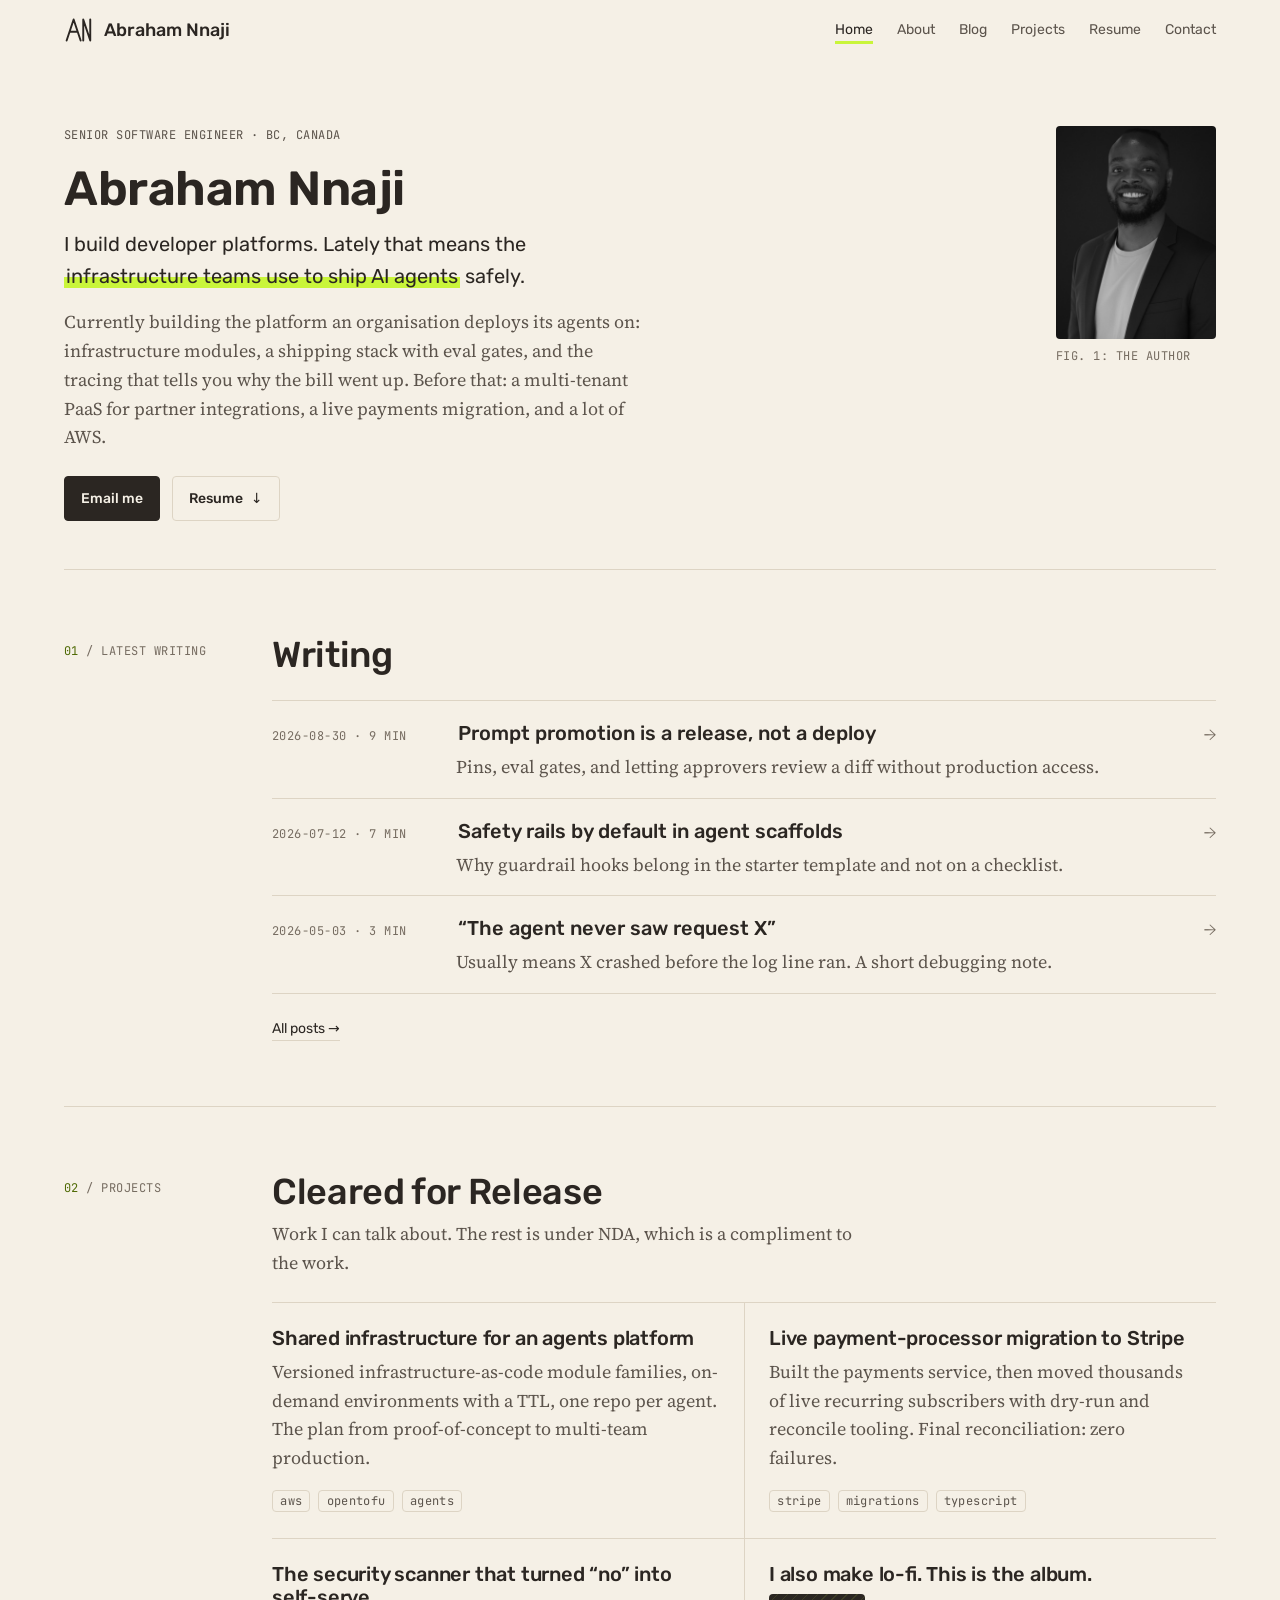
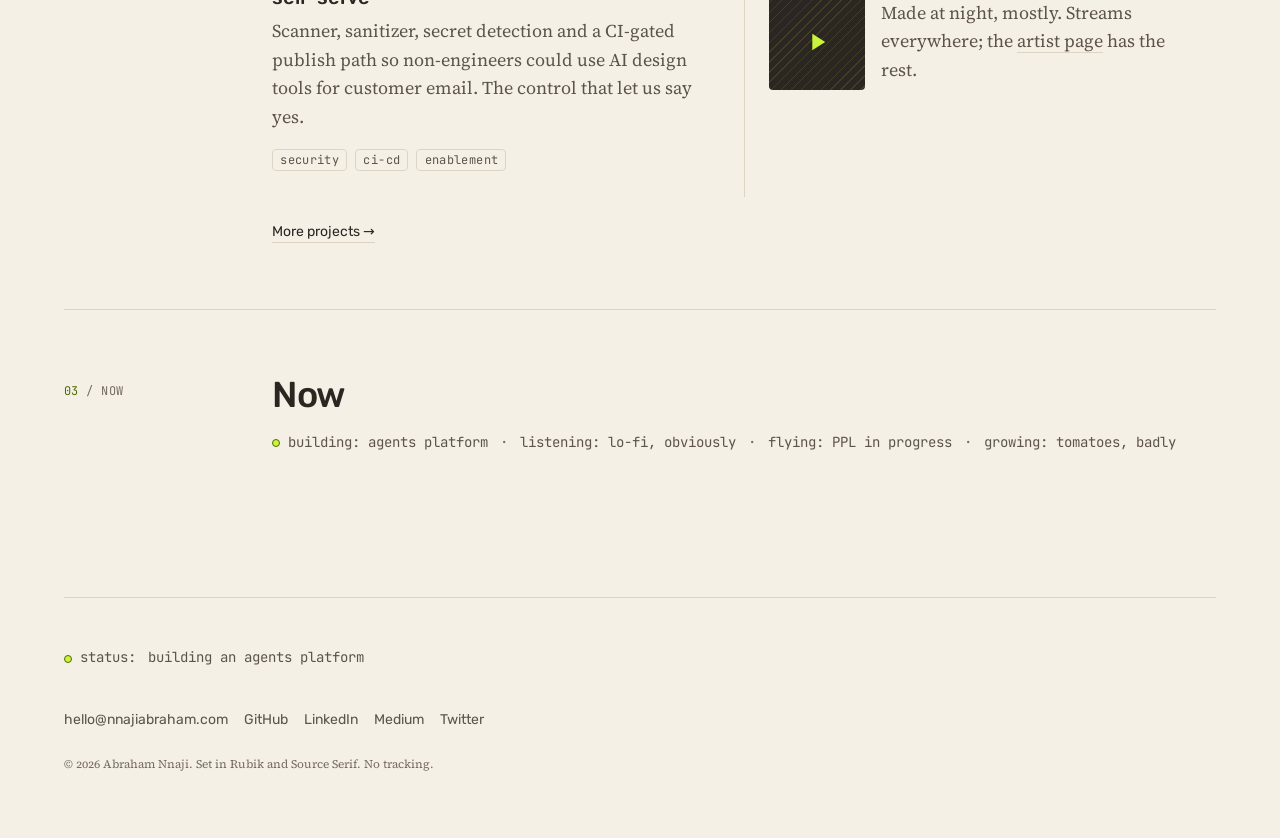
<file: docs/2026-09-site-redesign/mockups/a-fieldnotes/index.html>
<!doctype html>
<html lang="en">
<head>
  <meta charset="utf-8">
  <meta name="viewport" content="width=device-width, initial-scale=1">
  <title>Abraham Nnaji · Senior Software Engineer, developer platforms and AI agents infrastructure</title>
  <meta name="description" content="Platform engineer. Now: agents infrastructure. Before: multi-tenant PaaS, payments, AWS.">
  <link rel="stylesheet" href="style.css">
</head>
<body>
  <a class="skip" href="#main">Skip to content</a>

  <header class="nav">
    <div class="container nav-inner">
      <a class="brand" href="index.html" aria-label="Abraham Nnaji, home">
        <svg class="monogram" viewBox="0 0 32 32" aria-hidden="true"><path d="M3 28 L11 4 L19 28 M7 18 L15 18 M22 28 L22 4 L30 28 L30 4"/></svg>
        <span>Abraham Nnaji</span>
      </a>
      <nav aria-label="Primary">
        <ul class="nav-links">
          <li><a href="index.html" aria-current="page">Home</a></li>
          <li><a href="about.html">About</a></li>
          <li><a href="blog-post.html">Blog</a></li>
          <li><a href="#projects">Projects</a></li>
          <li><a href="#">Resume</a></li>
          <li><a href="#contact">Contact</a></li>
          <span class="indicator" aria-hidden="true"></span>
        </ul>
      </nav>
    </div>
  </header>

  <main id="main" class="container">
    <section class="hero">
      <div>
        <p class="mono">Senior Software Engineer · BC, Canada</p>
        <h1>Abraham Nnaji</h1>
        <p class="role">I build developer platforms. Lately that means the <mark>infrastructure teams use to ship AI agents</mark> safely.</p>
        <p>Currently building the platform an organisation deploys its agents on: infrastructure modules, a shipping stack with eval gates, and the tracing that tells you why the bill went up. Before that: a multi-tenant PaaS for partner integrations, a live payments migration, and a lot of AWS.</p>
        <div class="actions">
          <a class="btn btn-ink" href="mailto:hello@nnajiabraham.com">Email me</a>
          <a class="btn btn-ghost" href="#">Resume <span aria-hidden="true">↓</span></a>
        </div>
      </div>
      <figure>
        <img src="../assets/headshot-bw.jpg" alt="Abraham looking to the side, black and white portrait" width="160" height="213">
        <figcaption class="mono">fig. 1: the author</figcaption>
      </figure>
    </section>

    <section class="section grid" aria-labelledby="writing">
      <p class="marginalia"><span class="num">01</span> / Latest writing</p>
      <div>
        <h2 id="writing" style="margin-bottom: var(--space-5)">Writing</h2>
        <ul class="posts">
          <li class="post-row">
            <span class="mono">2026-08-30 · 9 min</span>
            <a href="blog-post.html"><span>Prompt promotion is a release, not a deploy</span></a>
            <span class="arrow" aria-hidden="true">→</span>
            <p class="desc">Pins, eval gates, and letting approvers review a diff without production access.</p>
          </li>
          <li class="post-row">
            <span class="mono">2026-07-12 · 7 min</span>
            <a href="blog-post.html"><span>Safety rails by default in agent scaffolds</span></a>
            <span class="arrow" aria-hidden="true">→</span>
            <p class="desc">Why guardrail hooks belong in the starter template and not on a checklist.</p>
          </li>
          <li class="post-row">
            <span class="mono">2026-05-03 · 3 min</span>
            <a href="blog-post.html"><span>“The agent never saw request X”</span></a>
            <span class="arrow" aria-hidden="true">→</span>
            <p class="desc">Usually means X crashed before the log line ran. A short debugging note.</p>
          </li>
        </ul>
        <a class="link more" href="#">All posts →</a>
      </div>
    </section>

    <section class="section grid" id="projects" aria-labelledby="cleared">
      <p class="marginalia"><span class="num">02</span> / Projects</p>
      <div>
        <h2 id="cleared">Cleared for Release</h2>
        <p class="muted" style="max-width: var(--measure); margin-top: var(--space-2)">Work I can talk about. The rest is under NDA, which is a compliment to the work.</p>
        <div class="cards" style="margin-top: var(--space-5)">
          <article class="card">
            <h3>Shared infrastructure for an agents platform</h3>
            <p>Versioned infrastructure-as-code module families, on-demand environments with a TTL, one repo per agent. The plan from proof-of-concept to multi-team production.</p>
            <ul class="tags"><li><a class="tag" href="#">aws</a></li><li><a class="tag" href="#">opentofu</a></li><li><a class="tag" href="#">agents</a></li></ul>
          </article>
          <article class="card">
            <h3>Live payment-processor migration to Stripe</h3>
            <p>Built the payments service, then moved thousands of live recurring subscribers with dry-run and reconcile tooling. Final reconciliation: zero failures.</p>
            <ul class="tags"><li><a class="tag" href="#">stripe</a></li><li><a class="tag" href="#">migrations</a></li><li><a class="tag" href="#">typescript</a></li></ul>
          </article>
          <article class="card">
            <h3>The security scanner that turned “no” into self-serve</h3>
            <p>Scanner, sanitizer, secret detection and a CI-gated publish path so non-engineers could use AI design tools for customer email. The control that let us say yes.</p>
            <ul class="tags"><li><a class="tag" href="#">security</a></li><li><a class="tag" href="#">ci-cd</a></li><li><a class="tag" href="#">enablement</a></li></ul>
          </article>
          <article class="card" data-embed-host>
            <h3>I also make lo-fi. This is the album.</h3>
            <div class="spotify">
              <button class="cover" data-embed="https://open.spotify.com/embed/album/4uDZESDQhmIwc47G8Qesko?utm_source=generator&theme=0" data-title="Spotify album player" aria-label="Play the album on Spotify">
                <svg viewBox="0 0 24 24" fill="currentColor" aria-hidden="true"><path d="M8 5v14l11-7z"/></svg>
              </button>
              <p class="muted" style="margin:0">Made at night, mostly. Streams everywhere; the <a class="link" href="https://open.spotify.com/artist/4nea0DllTPwOWq3lWNZE8Q">artist page</a> has the rest.</p>
            </div>
          </article>
        </div>
        <a class="link more" href="#">More projects →</a>
      </div>
    </section>

    <section class="section grid" aria-labelledby="now">
      <p class="marginalia"><span class="num">03</span> / Now</p>
      <div>
        <h2 id="now" style="margin-bottom: var(--space-4)">Now</h2>
        <p class="status"><span><span class="dot" aria-hidden="true"></span>building: agents platform</span><span>listening: lo-fi, obviously</span><span>flying: PPL in progress</span><span>growing: tomatoes, badly</span></p>
      </div>
    </section>
  </main>

  <footer class="footer container" id="contact">
    <p class="status"><span><span class="dot" aria-hidden="true"></span>status:</span> <span class="cycle" data-items="building an agents platform|listening to lo-fi|flying: PPL in progress|watching the F1 midfield">building an agents platform</span></p>
    <ul class="socials">
      <li><a href="mailto:hello@nnajiabraham.com">hello@nnajiabraham.com</a></li>
      <li><a href="https://www.github.com/nnajiabraham">GitHub</a></li>
      <li><a href="https://www.linkedin.com/in/nnajiabraham">LinkedIn</a></li>
      <li><a href="https://www.medium.com/@nnajiabraham">Medium</a></li>
      <li><a href="https://www.twitter.com/nnajiabraham">Twitter</a></li>
    </ul>
    <small>© 2026 Abraham Nnaji. Set in Rubik and Source Serif. No tracking.</small>
  </footer>

  <script src="app.js"></script>
</body>
</html>
</file>
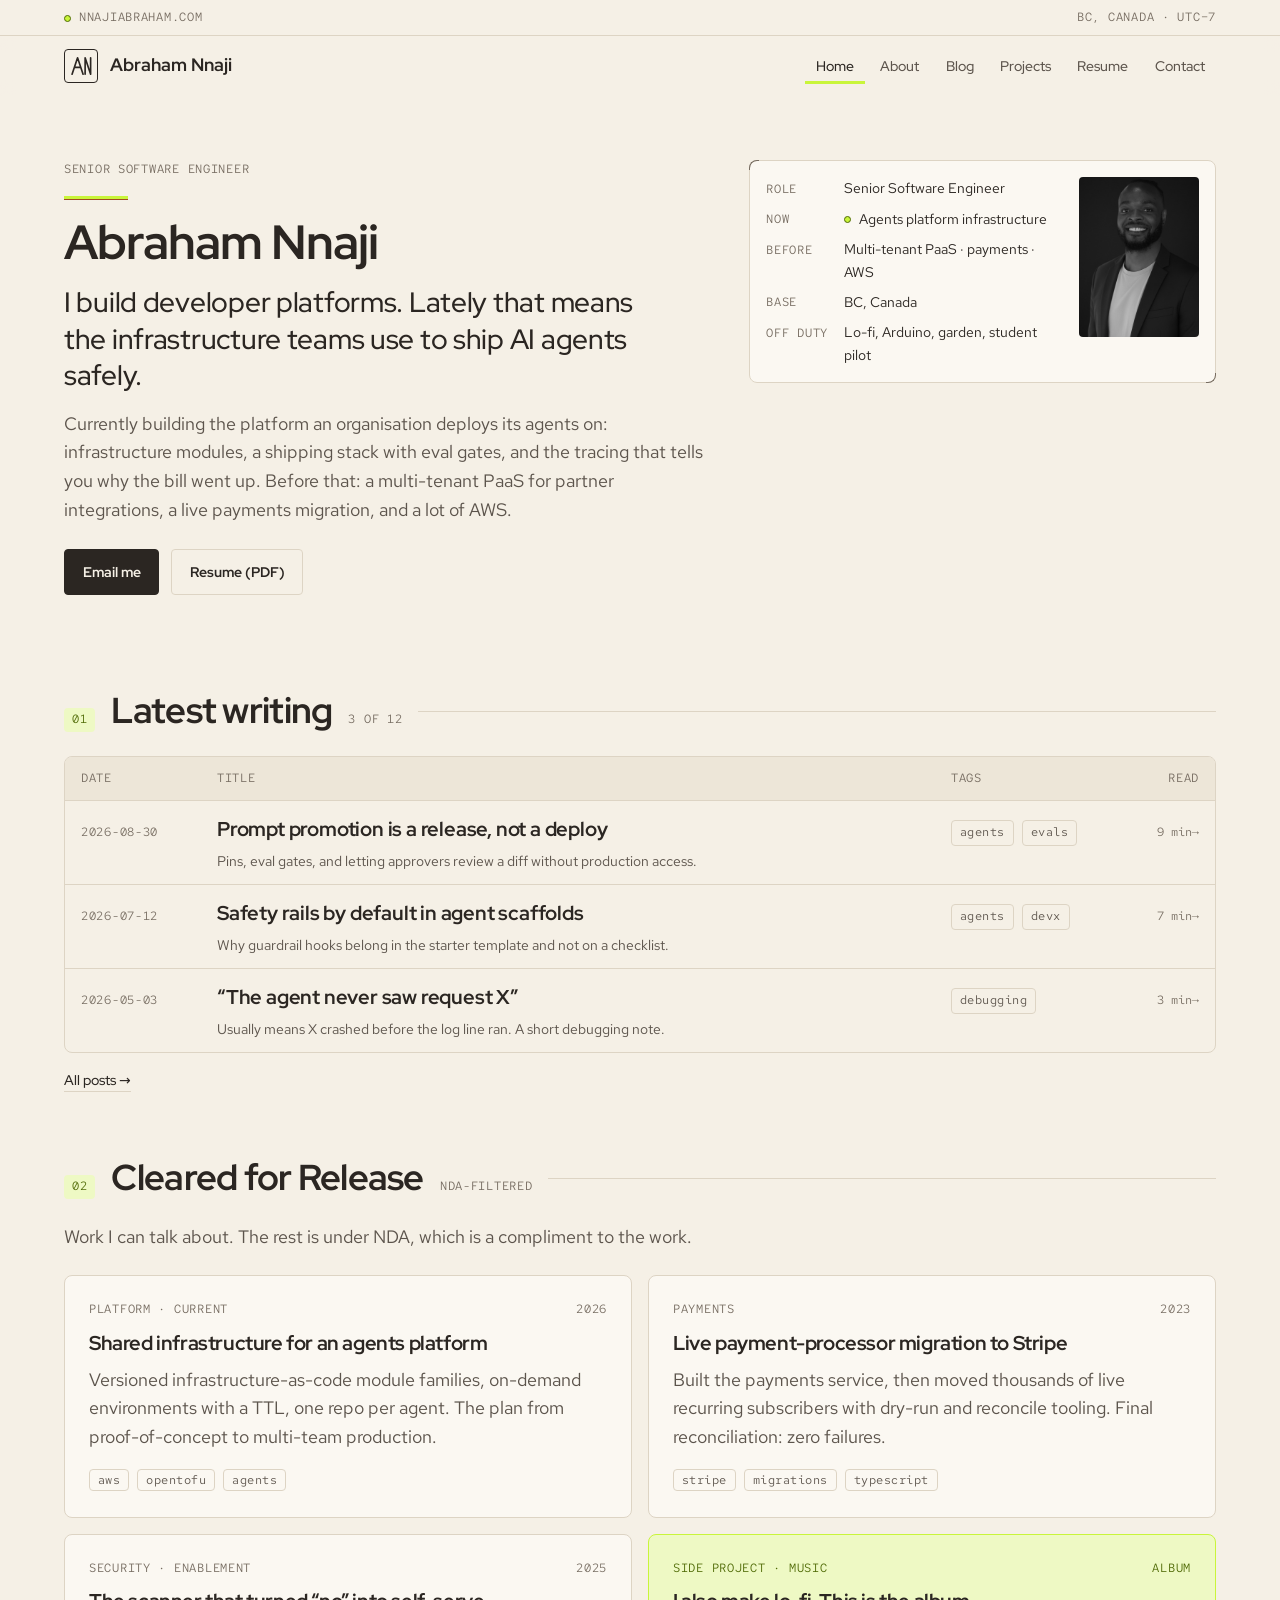
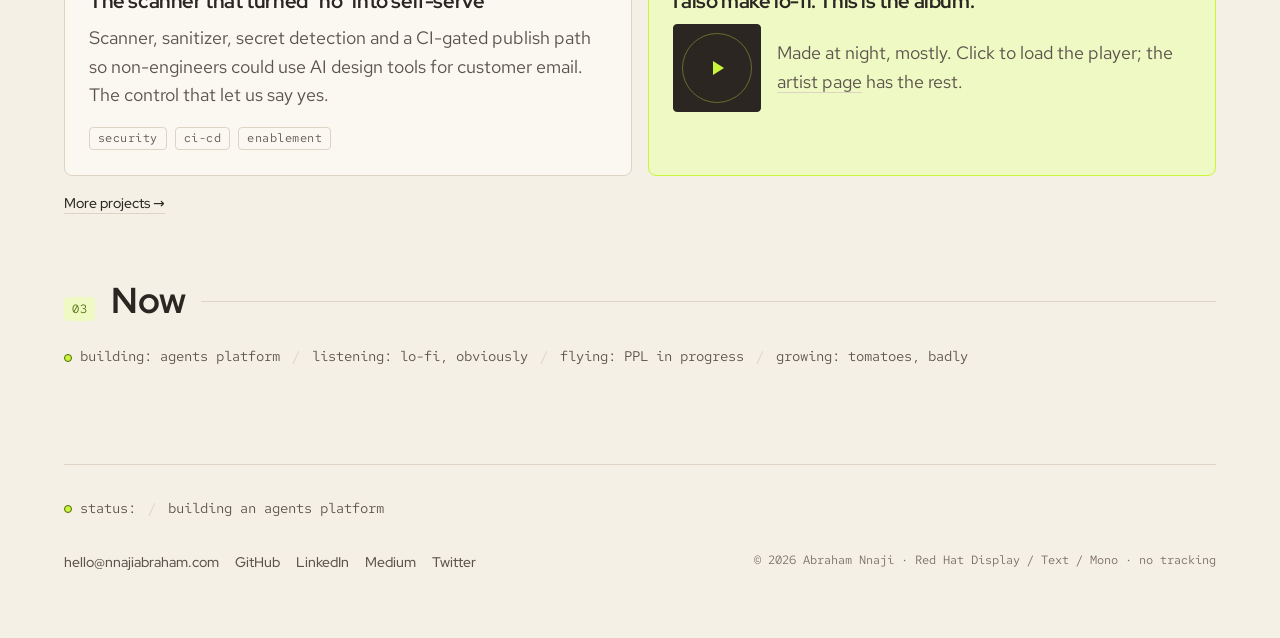
<file: docs/2026-09-site-redesign/mockups/b-groundcrew/index.html>
<!doctype html>
<html lang="en">
<head>
  <meta charset="utf-8">
  <meta name="viewport" content="width=device-width, initial-scale=1">
  <title>Abraham Nnaji · Senior Software Engineer, developer platforms and AI agents infrastructure</title>
  <meta name="description" content="Platform engineer. Now: agents infrastructure. Before: multi-tenant PaaS, payments, AWS.">
  <link rel="stylesheet" href="style.css">
</head>
<body>
  <a class="skip" href="#main">Skip to content</a>

  <div class="strip">
    <div class="container">
      <span><span class="dot" aria-hidden="true"></span>nnajiabraham.com</span>
      <span>BC, Canada · UTC−7</span>
    </div>
  </div>

  <header class="nav">
    <div class="container nav-inner">
      <a class="brand" href="index.html" aria-label="Abraham Nnaji, home">
        <span class="plate"><svg class="monogram" viewBox="0 0 32 32" aria-hidden="true"><path d="M3 28 L11 4 L19 28 M7 18 L15 18 M22 28 L22 4 L30 28 L30 4"/></svg></span>
        <span>Abraham Nnaji</span>
      </a>
      <nav aria-label="Primary">
        <ul class="nav-links">
          <li><a href="index.html" aria-current="page">Home</a></li>
          <li><a href="about.html">About</a></li>
          <li><a href="blog-post.html">Blog</a></li>
          <li><a href="#projects">Projects</a></li>
          <li><a href="#">Resume</a></li>
          <li><a href="#contact">Contact</a></li>
          <span class="indicator" aria-hidden="true"></span>
        </ul>
      </nav>
    </div>
  </header>

  <main id="main" class="container">
    <section class="hero">
      <div>
        <p class="mono">Senior Software Engineer</p>
        <h1><span class="stripe" aria-hidden="true"></span>Abraham Nnaji</h1>
        <p class="role">I build developer platforms. Lately that means the infrastructure teams use to ship AI agents safely.</p>
        <p class="intro">Currently building the platform an organisation deploys its agents on: infrastructure modules, a shipping stack with eval gates, and the tracing that tells you why the bill went up. Before that: a multi-tenant PaaS for partner integrations, a live payments migration, and a lot of AWS.</p>
        <div class="actions">
          <a class="btn btn-ink" href="mailto:hello@nnajiabraham.com">Email me</a>
          <a class="btn btn-ghost" href="#">Resume (PDF)</a>
        </div>
      </div>
      <aside class="plate-card" aria-label="At a glance">
        <dl class="kv">
          <dt>Role</dt><dd>Senior Software Engineer</dd>
          <dt>Now</dt><dd class="live">Agents platform infrastructure</dd>
          <dt>Before</dt><dd>Multi-tenant PaaS · payments · AWS</dd>
          <dt>Base</dt><dd>BC, Canada</dd>
          <dt>Off duty</dt><dd>Lo-fi, Arduino, garden, student pilot</dd>
        </dl>
        <img src="../assets/headshot-bw.jpg" alt="Abraham looking to the side, black and white portrait" width="120" height="160">
      </aside>
    </section>

    <section class="sec" aria-labelledby="writing">
      <div class="sec-head"><span class="idx">01</span><h2 id="writing">Latest writing</h2><span class="aside">3 of 12</span></div>
      <div class="manifest">
        <div class="manifest-head mono"><span>Date</span><span>Title</span><span>Tags</span><span style="text-align:right">Read</span></div>
        <a class="manifest-row" href="blog-post.html">
          <span class="mono">2026-08-30</span>
          <span class="title"><span>Prompt promotion is a release, not a deploy</span></span>
          <span class="tags"><span class="tag">agents</span><span class="tag">evals</span></span>
          <span class="time">9 min</span>
          <p class="desc">Pins, eval gates, and letting approvers review a diff without production access.</p>
        </a>
        <a class="manifest-row" href="blog-post.html">
          <span class="mono">2026-07-12</span>
          <span class="title"><span>Safety rails by default in agent scaffolds</span></span>
          <span class="tags"><span class="tag">agents</span><span class="tag">devx</span></span>
          <span class="time">7 min</span>
          <p class="desc">Why guardrail hooks belong in the starter template and not on a checklist.</p>
        </a>
        <a class="manifest-row" href="blog-post.html">
          <span class="mono">2026-05-03</span>
          <span class="title"><span>“The agent never saw request X”</span></span>
          <span class="tags"><span class="tag">debugging</span></span>
          <span class="time">3 min</span>
          <p class="desc">Usually means X crashed before the log line ran. A short debugging note.</p>
        </a>
      </div>
      <a class="link more" href="#">All posts →</a>
    </section>

    <section class="sec" id="projects" aria-labelledby="cleared">
      <div class="sec-head"><span class="idx">02</span><h2 id="cleared">Cleared for Release</h2><span class="aside">NDA-filtered</span></div>
      <p class="muted" style="max-width: var(--measure); margin-bottom: var(--space-5)">Work I can talk about. The rest is under NDA, which is a compliment to the work.</p>
      <div class="panels">
        <article class="panel">
          <p class="label"><span>Platform · current</span><span>2026</span></p>
          <h3>Shared infrastructure for an agents platform</h3>
          <p>Versioned infrastructure-as-code module families, on-demand environments with a TTL, one repo per agent. The plan from proof-of-concept to multi-team production.</p>
          <ul class="tags"><li><a class="tag" href="#">aws</a></li><li><a class="tag" href="#">opentofu</a></li><li><a class="tag" href="#">agents</a></li></ul>
        </article>
        <article class="panel">
          <p class="label"><span>Payments</span><span>2023</span></p>
          <h3>Live payment-processor migration to Stripe</h3>
          <p>Built the payments service, then moved thousands of live recurring subscribers with dry-run and reconcile tooling. Final reconciliation: zero failures.</p>
          <ul class="tags"><li><a class="tag" href="#">stripe</a></li><li><a class="tag" href="#">migrations</a></li><li><a class="tag" href="#">typescript</a></li></ul>
        </article>
        <article class="panel">
          <p class="label"><span>Security · enablement</span><span>2025</span></p>
          <h3>The scanner that turned “no” into self-serve</h3>
          <p>Scanner, sanitizer, secret detection and a CI-gated publish path so non-engineers could use AI design tools for customer email. The control that let us say yes.</p>
          <ul class="tags"><li><a class="tag" href="#">security</a></li><li><a class="tag" href="#">ci-cd</a></li><li><a class="tag" href="#">enablement</a></li></ul>
        </article>
        <article class="panel panel--accent" data-embed-host>
          <p class="label"><span>Side project · music</span><span>Album</span></p>
          <h3>I also make lo-fi. This is the album.</h3>
          <div class="spotify">
            <button class="cover" data-embed="https://open.spotify.com/embed/album/4uDZESDQhmIwc47G8Qesko?utm_source=generator&theme=0" data-title="Spotify album player" aria-label="Play the album on Spotify">
              <svg viewBox="0 0 24 24" fill="currentColor" aria-hidden="true"><path d="M8 5v14l11-7z"/></svg>
            </button>
            <p>Made at night, mostly. Click to load the player; the <a class="link" href="https://open.spotify.com/artist/4nea0DllTPwOWq3lWNZE8Q">artist page</a> has the rest.</p>
          </div>
        </article>
      </div>
      <a class="link more" href="#">More projects →</a>
    </section>

    <section class="sec" aria-labelledby="now">
      <div class="sec-head"><span class="idx">03</span><h2 id="now">Now</h2></div>
      <p class="status"><span><span class="dot" aria-hidden="true"></span>building: agents platform</span><span>listening: lo-fi, obviously</span><span>flying: PPL in progress</span><span>growing: tomatoes, badly</span></p>
    </section>
  </main>

  <footer class="footer container" id="contact">
    <p class="status"><span><span class="dot" aria-hidden="true"></span>status:</span> <span class="cycle" data-items="building an agents platform|listening to lo-fi|flying: PPL in progress|watching the F1 midfield">building an agents platform</span></p>
    <div class="row">
      <ul class="socials">
        <li><a href="mailto:hello@nnajiabraham.com">hello@nnajiabraham.com</a></li>
        <li><a href="https://www.github.com/nnajiabraham">GitHub</a></li>
        <li><a href="https://www.linkedin.com/in/nnajiabraham">LinkedIn</a></li>
        <li><a href="https://www.medium.com/@nnajiabraham">Medium</a></li>
        <li><a href="https://www.twitter.com/nnajiabraham">Twitter</a></li>
      </ul>
      <small>© 2026 Abraham Nnaji · Red Hat Display / Text / Mono · no tracking</small>
    </div>
  </footer>

  <script src="app.js"></script>
</body>
</html>
</file>
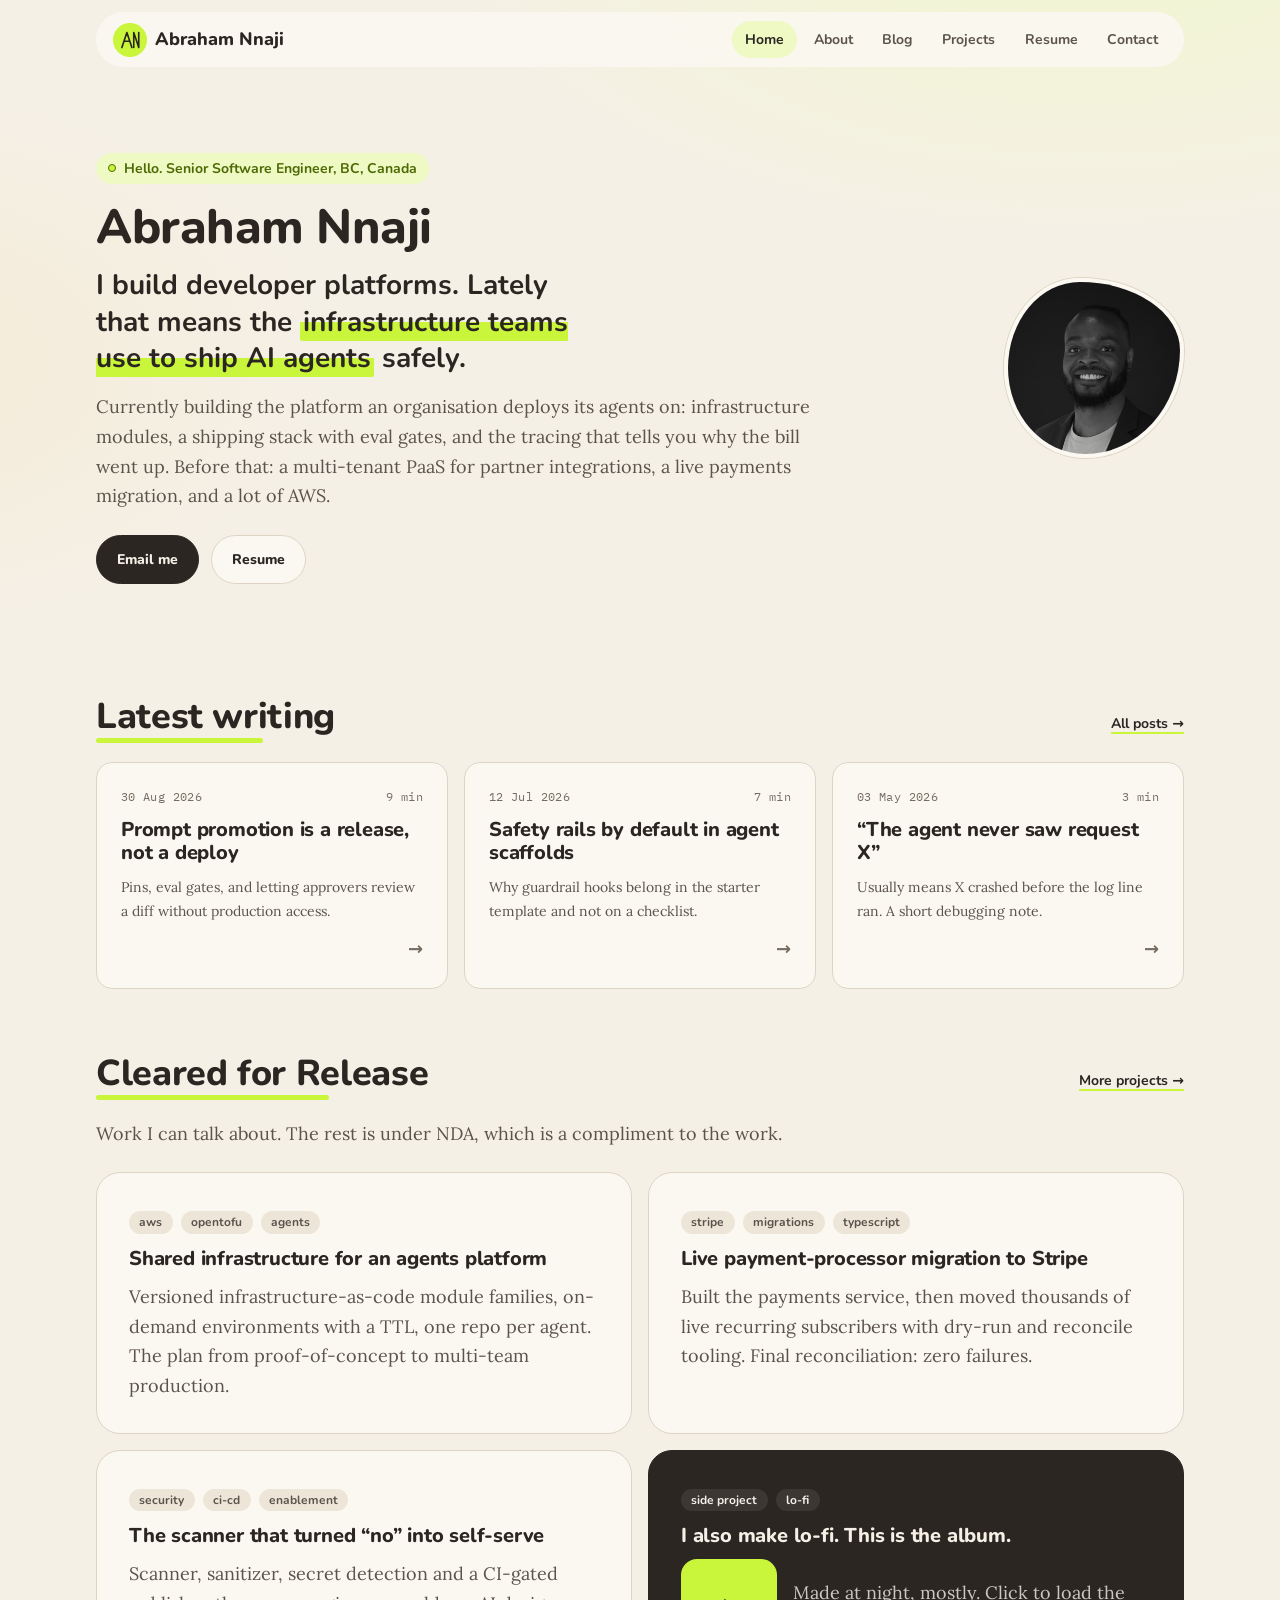
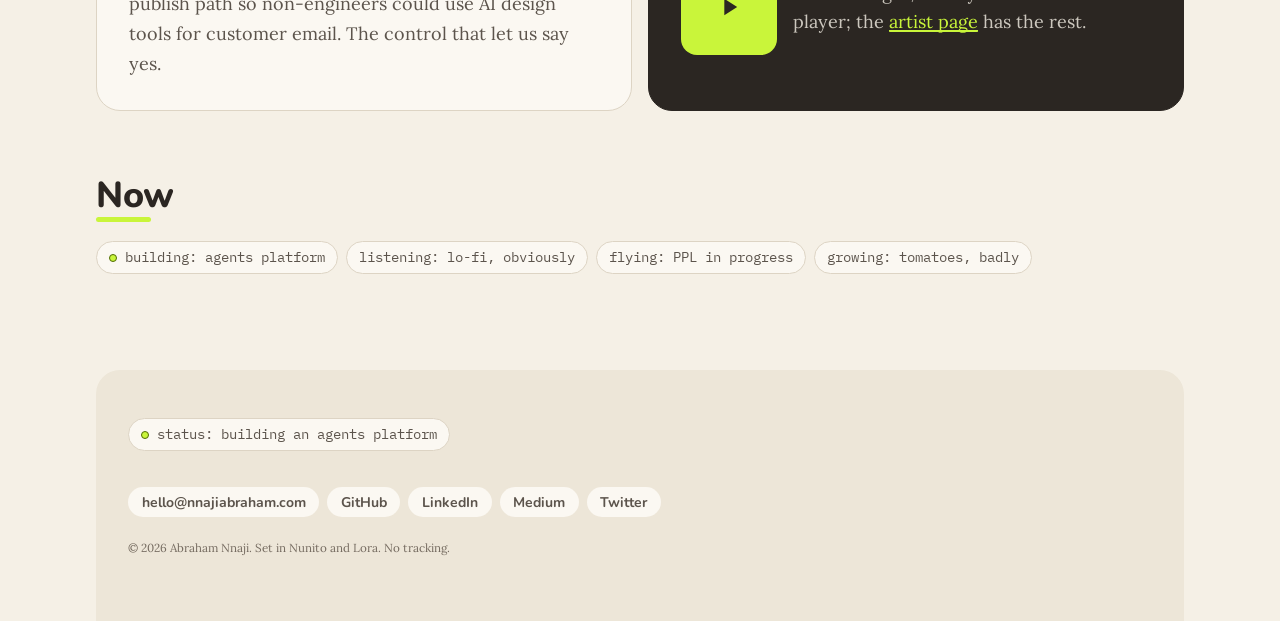
<file: docs/2026-09-site-redesign/mockups/c-greenhouse/index.html>
<!doctype html>
<html lang="en">
<head>
  <meta charset="utf-8">
  <meta name="viewport" content="width=device-width, initial-scale=1">
  <title>Abraham Nnaji · Senior Software Engineer, developer platforms and AI agents infrastructure</title>
  <meta name="description" content="Platform engineer. Now: agents infrastructure. Before: multi-tenant PaaS, payments, AWS.">
  <link rel="stylesheet" href="style.css">
</head>
<body>
  <a class="skip" href="#main">Skip to content</a>

  <header class="nav">
    <div class="nav-inner">
      <a class="brand" href="index.html" aria-label="Abraham Nnaji, home">
        <span class="seed"><svg class="monogram" viewBox="0 0 32 32" aria-hidden="true"><path d="M3 28 L11 4 L19 28 M7 18 L15 18 M22 28 L22 4 L30 28 L30 4"/></svg></span>
        <span>Abraham Nnaji</span>
      </a>
      <nav aria-label="Primary">
        <ul class="nav-links">
          <span class="indicator" aria-hidden="true"></span>
          <li><a href="index.html" aria-current="page">Home</a></li>
          <li><a href="about.html">About</a></li>
          <li><a href="blog-post.html">Blog</a></li>
          <li><a href="#projects">Projects</a></li>
          <li><a href="#">Resume</a></li>
          <li><a href="#contact">Contact</a></li>
        </ul>
      </nav>
    </div>
  </header>

  <main id="main" class="container">
    <section class="hero">
      <div>
        <span class="hello">Hello. Senior Software Engineer, BC, Canada</span>
        <h1>Abraham Nnaji</h1>
        <p class="role">I build developer platforms. Lately that means the <mark>infrastructure teams use to ship AI agents</mark> safely.</p>
        <p class="intro">Currently building the platform an organisation deploys its agents on: infrastructure modules, a shipping stack with eval gates, and the tracing that tells you why the bill went up. Before that: a multi-tenant PaaS for partner integrations, a live payments migration, and a lot of AWS.</p>
        <div class="actions">
          <a class="btn btn-ink" href="mailto:hello@nnajiabraham.com">Email me</a>
          <a class="btn btn-ghost" href="#">Resume</a>
        </div>
      </div>
      <img class="portrait" src="../assets/headshot-bw.jpg" alt="Abraham looking to the side, black and white portrait" width="180" height="180">
    </section>

    <section class="sec" aria-labelledby="writing">
      <div class="sec-head"><h2 id="writing">Latest writing</h2><a class="link more" href="#">All posts →</a></div>
      <ul class="post-cards">
        <li><a class="post-card" href="blog-post.html">
          <span class="meta mono"><time datetime="2026-08-30">30 Aug 2026</time><span>9 min</span></span>
          <h3><span>Prompt promotion is a release, not a deploy</span></h3>
          <p>Pins, eval gates, and letting approvers review a diff without production access.</p>
          <span class="arrow" aria-hidden="true">→</span>
        </a></li>
        <li><a class="post-card" href="blog-post.html">
          <span class="meta mono"><time datetime="2026-07-12">12 Jul 2026</time><span>7 min</span></span>
          <h3><span>Safety rails by default in agent scaffolds</span></h3>
          <p>Why guardrail hooks belong in the starter template and not on a checklist.</p>
          <span class="arrow" aria-hidden="true">→</span>
        </a></li>
        <li><a class="post-card" href="blog-post.html">
          <span class="meta mono"><time datetime="2026-05-03">03 May 2026</time><span>3 min</span></span>
          <h3><span>“The agent never saw request X”</span></h3>
          <p>Usually means X crashed before the log line ran. A short debugging note.</p>
          <span class="arrow" aria-hidden="true">→</span>
        </a></li>
      </ul>
    </section>

    <section class="sec" id="projects" aria-labelledby="cleared">
      <div class="sec-head"><h2 id="cleared">Cleared for Release</h2><a class="link more" href="#">More projects →</a></div>
      <p class="muted" style="max-width: var(--measure); margin-bottom: var(--space-5)">Work I can talk about. The rest is under NDA, which is a compliment to the work.</p>
      <div class="tiles">
        <article class="tile">
          <ul class="tags"><li><a class="tag" href="#">aws</a></li><li><a class="tag" href="#">opentofu</a></li><li><a class="tag" href="#">agents</a></li></ul>
          <h3>Shared infrastructure for an agents platform</h3>
          <p>Versioned infrastructure-as-code module families, on-demand environments with a TTL, one repo per agent. The plan from proof-of-concept to multi-team production.</p>
        </article>
        <article class="tile">
          <ul class="tags"><li><a class="tag" href="#">stripe</a></li><li><a class="tag" href="#">migrations</a></li><li><a class="tag" href="#">typescript</a></li></ul>
          <h3>Live payment-processor migration to Stripe</h3>
          <p>Built the payments service, then moved thousands of live recurring subscribers with dry-run and reconcile tooling. Final reconciliation: zero failures.</p>
        </article>
        <article class="tile">
          <ul class="tags"><li><a class="tag" href="#">security</a></li><li><a class="tag" href="#">ci-cd</a></li><li><a class="tag" href="#">enablement</a></li></ul>
          <h3>The scanner that turned “no” into self-serve</h3>
          <p>Scanner, sanitizer, secret detection and a CI-gated publish path so non-engineers could use AI design tools for customer email. The control that let us say yes.</p>
        </article>
        <article class="tile tile--music" data-embed-host>
          <ul class="tags"><li><span class="tag">side project</span><li><span class="tag">lo-fi</span></li></ul>
          <h3>I also make lo-fi. This is the album.</h3>
          <div class="spotify">
            <button class="cover" data-embed="https://open.spotify.com/embed/album/4uDZESDQhmIwc47G8Qesko?utm_source=generator&theme=0" data-title="Spotify album player" aria-label="Play the album on Spotify">
              <svg viewBox="0 0 24 24" fill="currentColor" aria-hidden="true"><path d="M8 5v14l11-7z"/></svg>
            </button>
            <p>Made at night, mostly. Click to load the player; the <a class="link" href="https://open.spotify.com/artist/4nea0DllTPwOWq3lWNZE8Q">artist page</a> has the rest.</p>
          </div>
        </article>
      </div>
    </section>

    <section class="sec" aria-labelledby="now">
      <div class="sec-head"><h2 id="now">Now</h2></div>
      <p class="status"><span><span class="dot" aria-hidden="true"></span>building: agents platform</span><span>listening: lo-fi, obviously</span><span>flying: PPL in progress</span><span>growing: tomatoes, badly</span></p>
    </section>
  </main>

  <footer class="footer container" id="contact">
    <p class="status"><span><span class="dot" aria-hidden="true"></span>status: <span class="cycle" data-items="building an agents platform|listening to lo-fi|flying: PPL in progress|watching the F1 midfield">building an agents platform</span></span></p>
    <ul class="socials">
      <li><a href="mailto:hello@nnajiabraham.com">hello@nnajiabraham.com</a></li>
      <li><a href="https://www.github.com/nnajiabraham">GitHub</a></li>
      <li><a href="https://www.linkedin.com/in/nnajiabraham">LinkedIn</a></li>
      <li><a href="https://www.medium.com/@nnajiabraham">Medium</a></li>
      <li><a href="https://www.twitter.com/nnajiabraham">Twitter</a></li>
    </ul>
    <small>© 2026 Abraham Nnaji. Set in Nunito and Lora. No tracking.</small>
  </footer>

  <script src="app.js"></script>
</body>
</html>
</file>
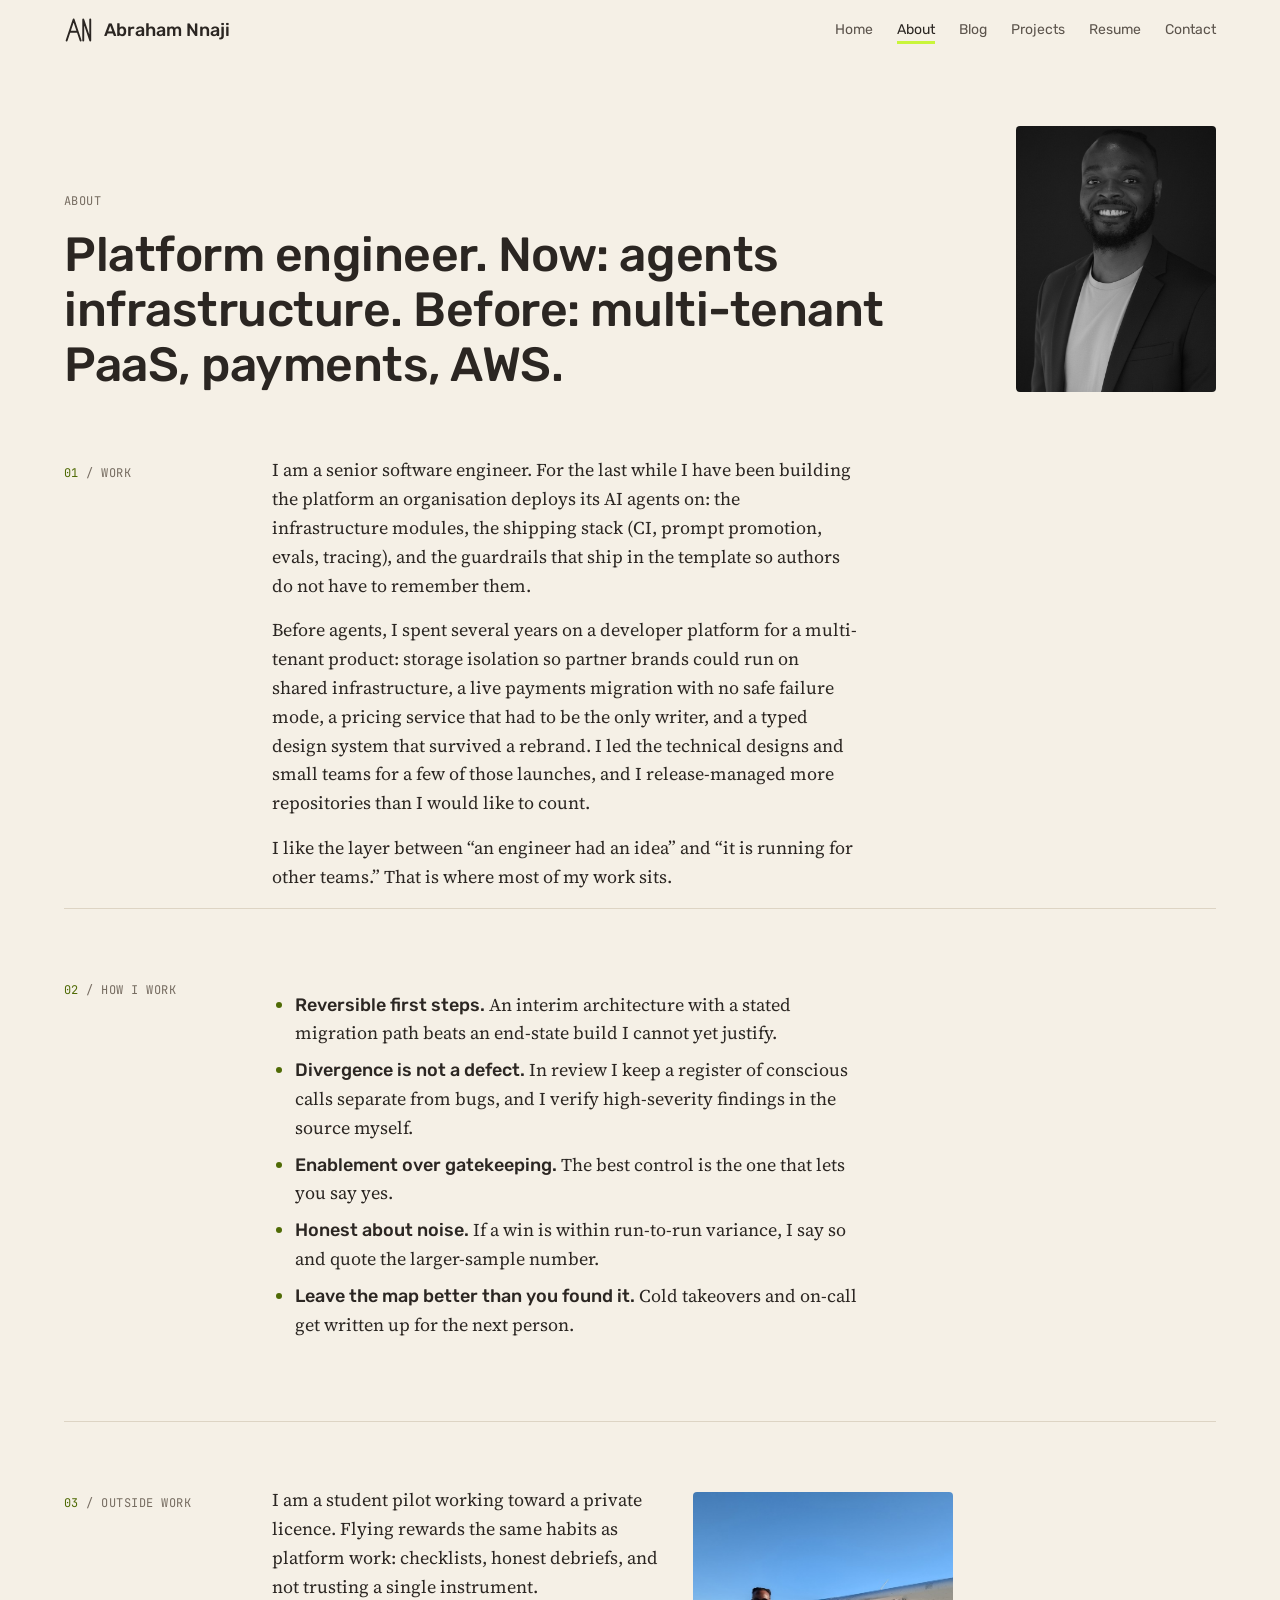
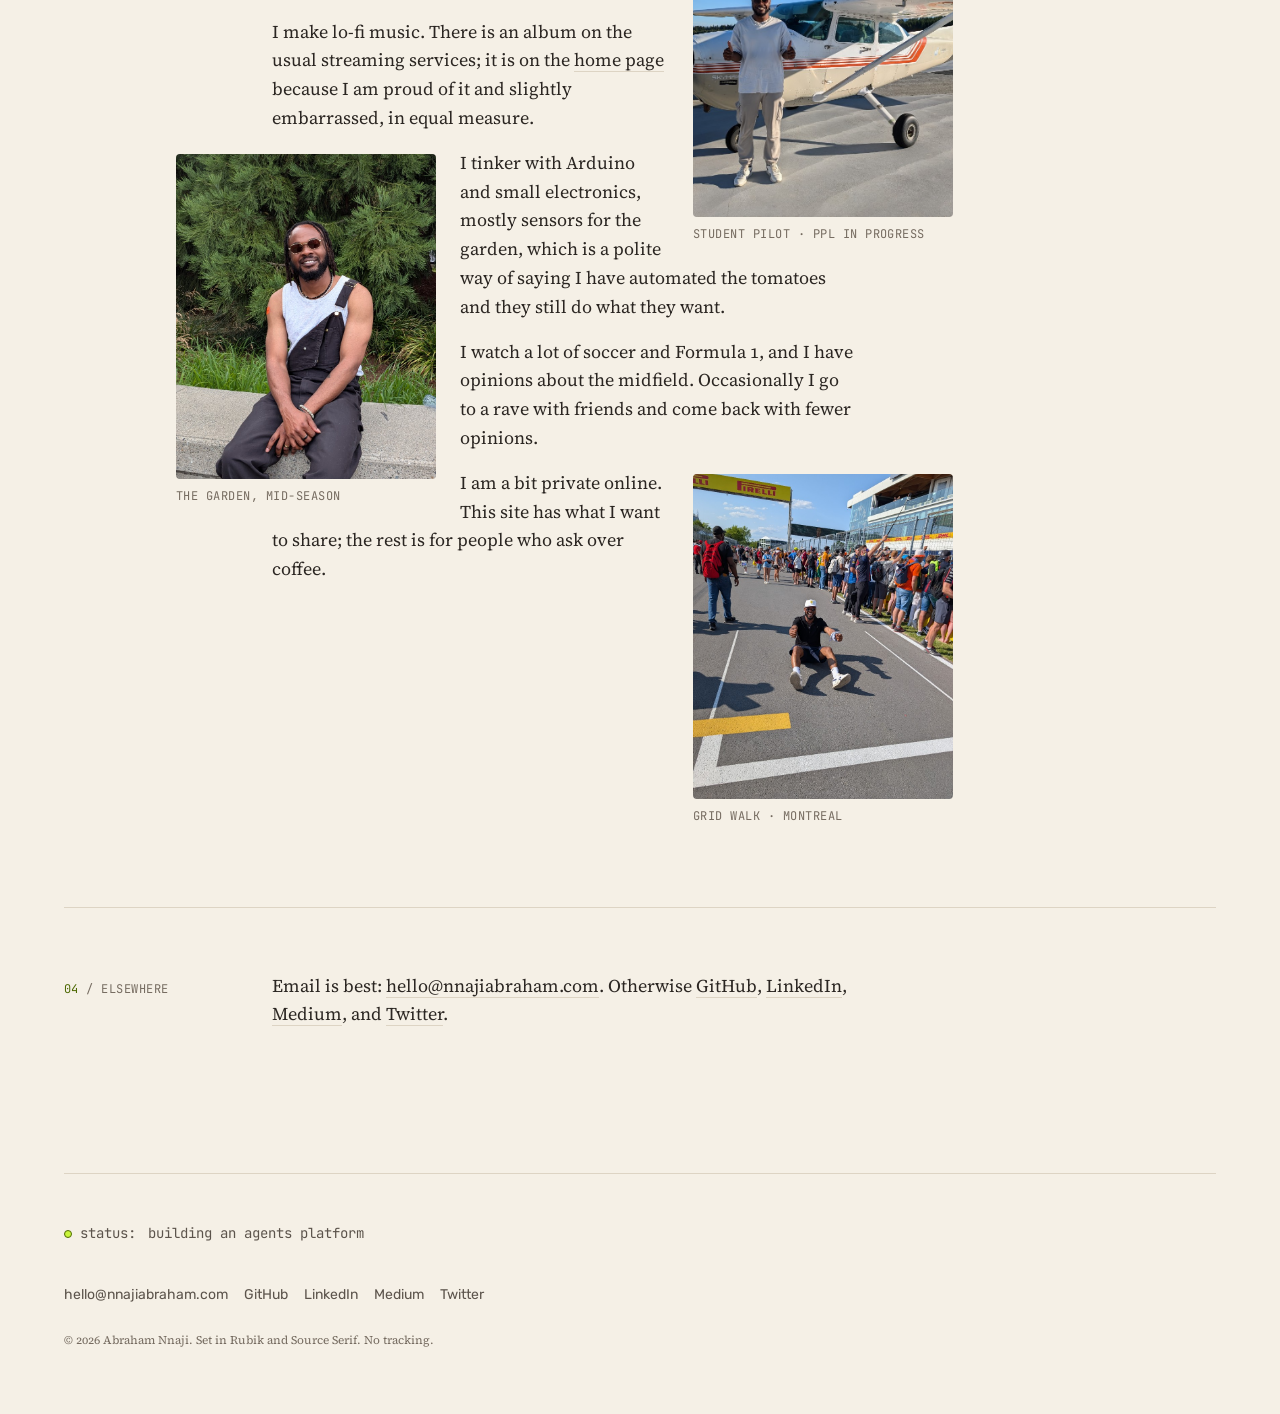
<file: docs/2026-09-site-redesign/mockups/a-fieldnotes/about.html>
<!doctype html>
<html lang="en">
<head>
  <meta charset="utf-8">
  <meta name="viewport" content="width=device-width, initial-scale=1">
  <title>About · Abraham Nnaji</title>
  <meta name="description" content="Platform engineer. Now: agents infrastructure. Before: multi-tenant PaaS, payments, AWS. Also lo-fi, Arduino, a garden, and a student-pilot logbook.">
  <link rel="stylesheet" href="style.css">
</head>
<body>
  <a class="skip" href="#main">Skip to content</a>

  <header class="nav">
    <div class="container nav-inner">
      <a class="brand" href="index.html" aria-label="Abraham Nnaji, home">
        <svg class="monogram" viewBox="0 0 32 32" aria-hidden="true"><path d="M3 28 L11 4 L19 28 M7 18 L15 18 M22 28 L22 4 L30 28 L30 4"/></svg>
        <span>Abraham Nnaji</span>
      </a>
      <nav aria-label="Primary">
        <ul class="nav-links">
          <li><a href="index.html">Home</a></li>
          <li><a href="about.html" aria-current="page">About</a></li>
          <li><a href="blog-post.html">Blog</a></li>
          <li><a href="index.html#projects">Projects</a></li>
          <li><a href="#">Resume</a></li>
          <li><a href="index.html#contact">Contact</a></li>
          <span class="indicator" aria-hidden="true"></span>
        </ul>
      </nav>
    </div>
  </header>

  <main id="main" class="container">
    <header class="about-head">
      <div>
        <p class="mono">About</p>
        <h1>Platform engineer. Now: agents infrastructure. Before: multi-tenant PaaS, payments, AWS.</h1>
      </div>
      <img src="../assets/headshot-bw.jpg" alt="Abraham, black and white portrait" width="200" height="267">
    </header>

    <div class="grid" style="padding-top: var(--space-6)">
      <p class="marginalia"><span class="num">01</span> / Work</p>
      <div class="prose">
        <p>I am a senior software engineer. For the last while I have been building the platform an organisation deploys its AI agents on: the infrastructure modules, the shipping stack (CI, prompt promotion, evals, tracing), and the guardrails that ship in the template so authors do not have to remember them.</p>
        <p>Before agents, I spent several years on a developer platform for a multi-tenant product: storage isolation so partner brands could run on shared infrastructure, a live payments migration with no safe failure mode, a pricing service that had to be the only writer, and a typed design system that survived a rebrand. I led the technical designs and small teams for a few of those launches, and I release-managed more repositories than I would like to count.</p>
        <p>I like the layer between “an engineer had an idea” and “it is running for other teams.” That is where most of my work sits.</p>
      </div>
    </div>

    <div class="grid section">
      <p class="marginalia"><span class="num">02</span> / How I work</p>
      <div class="prose how">
        <ul>
          <li><strong>Reversible first steps.</strong> An interim architecture with a stated migration path beats an end-state build I cannot yet justify.</li>
          <li><strong>Divergence is not a defect.</strong> In review I keep a register of conscious calls separate from bugs, and I verify high-severity findings in the source myself.</li>
          <li><strong>Enablement over gatekeeping.</strong> The best control is the one that lets you say yes.</li>
          <li><strong>Honest about noise.</strong> If a win is within run-to-run variance, I say so and quote the larger-sample number.</li>
          <li><strong>Leave the map better than you found it.</strong> Cold takeovers and on-call get written up for the next person.</li>
        </ul>
      </div>
    </div>

    <div class="grid section">
      <p class="marginalia"><span class="num">03</span> / Outside work</p>
      <div class="prose">
        <figure class="aside-fig right">
          <img src="../assets/cessna.jpg" alt="Standing beside a white Cessna with orange stripes on a sunny apron" loading="lazy" width="260" height="325">
          <figcaption>Student pilot · PPL in progress</figcaption>
        </figure>
        <p>I am a student pilot working toward a private licence. Flying rewards the same habits as platform work: checklists, honest debriefs, and not trusting a single instrument.</p>
        <p>I make lo-fi music. There is an album on the usual streaming services; it is on the <a href="index.html#projects">home page</a> because I am proud of it and slightly embarrassed, in equal measure.</p>
        <figure class="aside-fig left">
          <img src="../assets/overalls-greenery.jpg" alt="In work overalls in front of dense greenery" loading="lazy" width="260" height="325">
          <figcaption>The garden, mid-season</figcaption>
        </figure>
        <p>I tinker with Arduino and small electronics, mostly sensors for the garden, which is a polite way of saying I have automated the tomatoes and they still do what they want.</p>
        <p>I watch a lot of soccer and Formula 1, and I have opinions about the midfield. Occasionally I go to a rave with friends and come back with fewer opinions.</p>
        <figure class="aside-fig right">
          <img src="../assets/f1-grid.jpg" alt="On the grid at the Montreal Grand Prix, cars and crews behind" loading="lazy" width="260" height="325">
          <figcaption>Grid walk · Montreal</figcaption>
        </figure>
        <p>I am a bit private online. This site has what I want to share; the rest is for people who ask over coffee.</p>
        <div class="clear"></div>
      </div>
    </div>

    <div class="grid section">
      <p class="marginalia"><span class="num">04</span> / Elsewhere</p>
      <div class="prose">
        <p>Email is best: <a href="mailto:hello@nnajiabraham.com">hello@nnajiabraham.com</a>. Otherwise <a href="https://www.github.com/nnajiabraham">GitHub</a>, <a href="https://www.linkedin.com/in/nnajiabraham">LinkedIn</a>, <a href="https://www.medium.com/@nnajiabraham">Medium</a>, and <a href="https://www.twitter.com/nnajiabraham">Twitter</a>.</p>
      </div>
    </div>
  </main>

  <footer class="footer container">
    <p class="status"><span><span class="dot" aria-hidden="true"></span>status:</span> <span class="cycle" data-items="building an agents platform|listening to lo-fi|flying: PPL in progress|watching the F1 midfield">building an agents platform</span></p>
    <ul class="socials">
      <li><a href="mailto:hello@nnajiabraham.com">hello@nnajiabraham.com</a></li>
      <li><a href="https://www.github.com/nnajiabraham">GitHub</a></li>
      <li><a href="https://www.linkedin.com/in/nnajiabraham">LinkedIn</a></li>
      <li><a href="https://www.medium.com/@nnajiabraham">Medium</a></li>
      <li><a href="https://www.twitter.com/nnajiabraham">Twitter</a></li>
    </ul>
    <small>© 2026 Abraham Nnaji. Set in Rubik and Source Serif. No tracking.</small>
  </footer>

  <script src="app.js"></script>
</body>
</html>
</file>
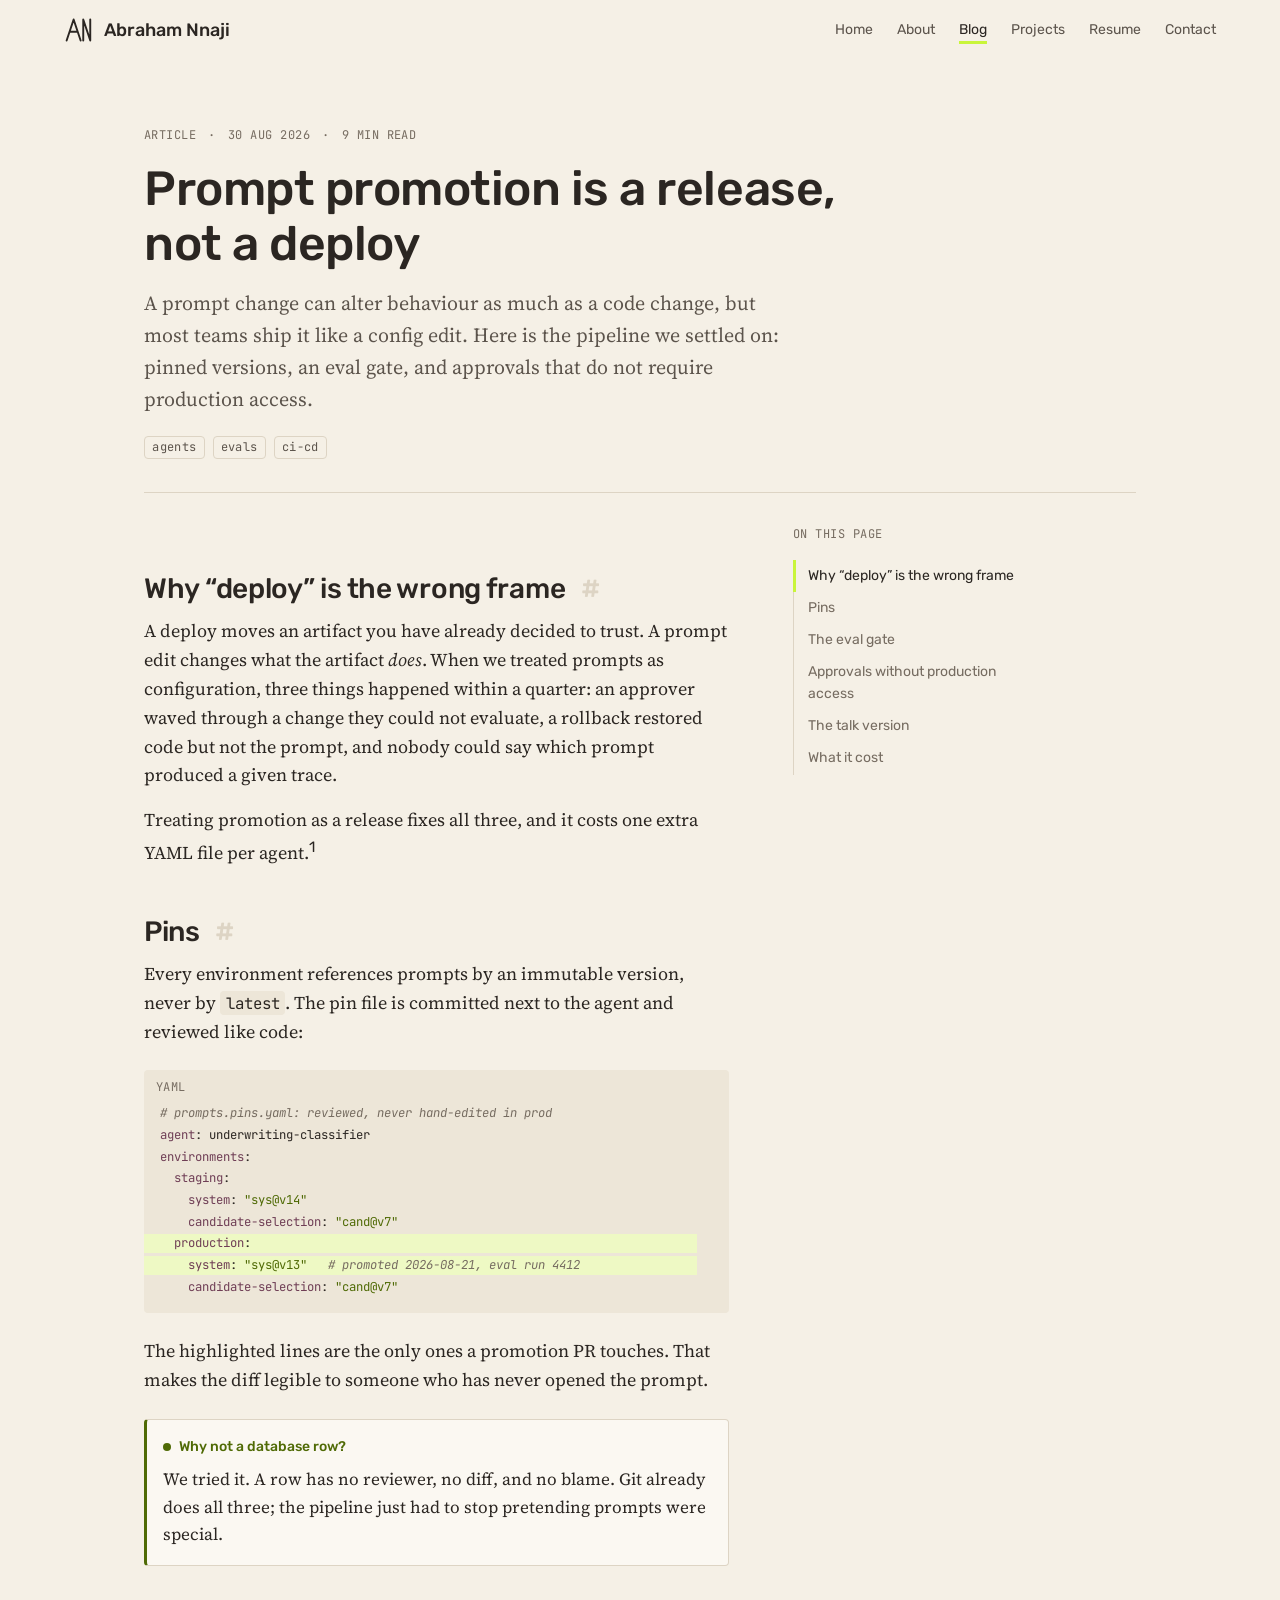
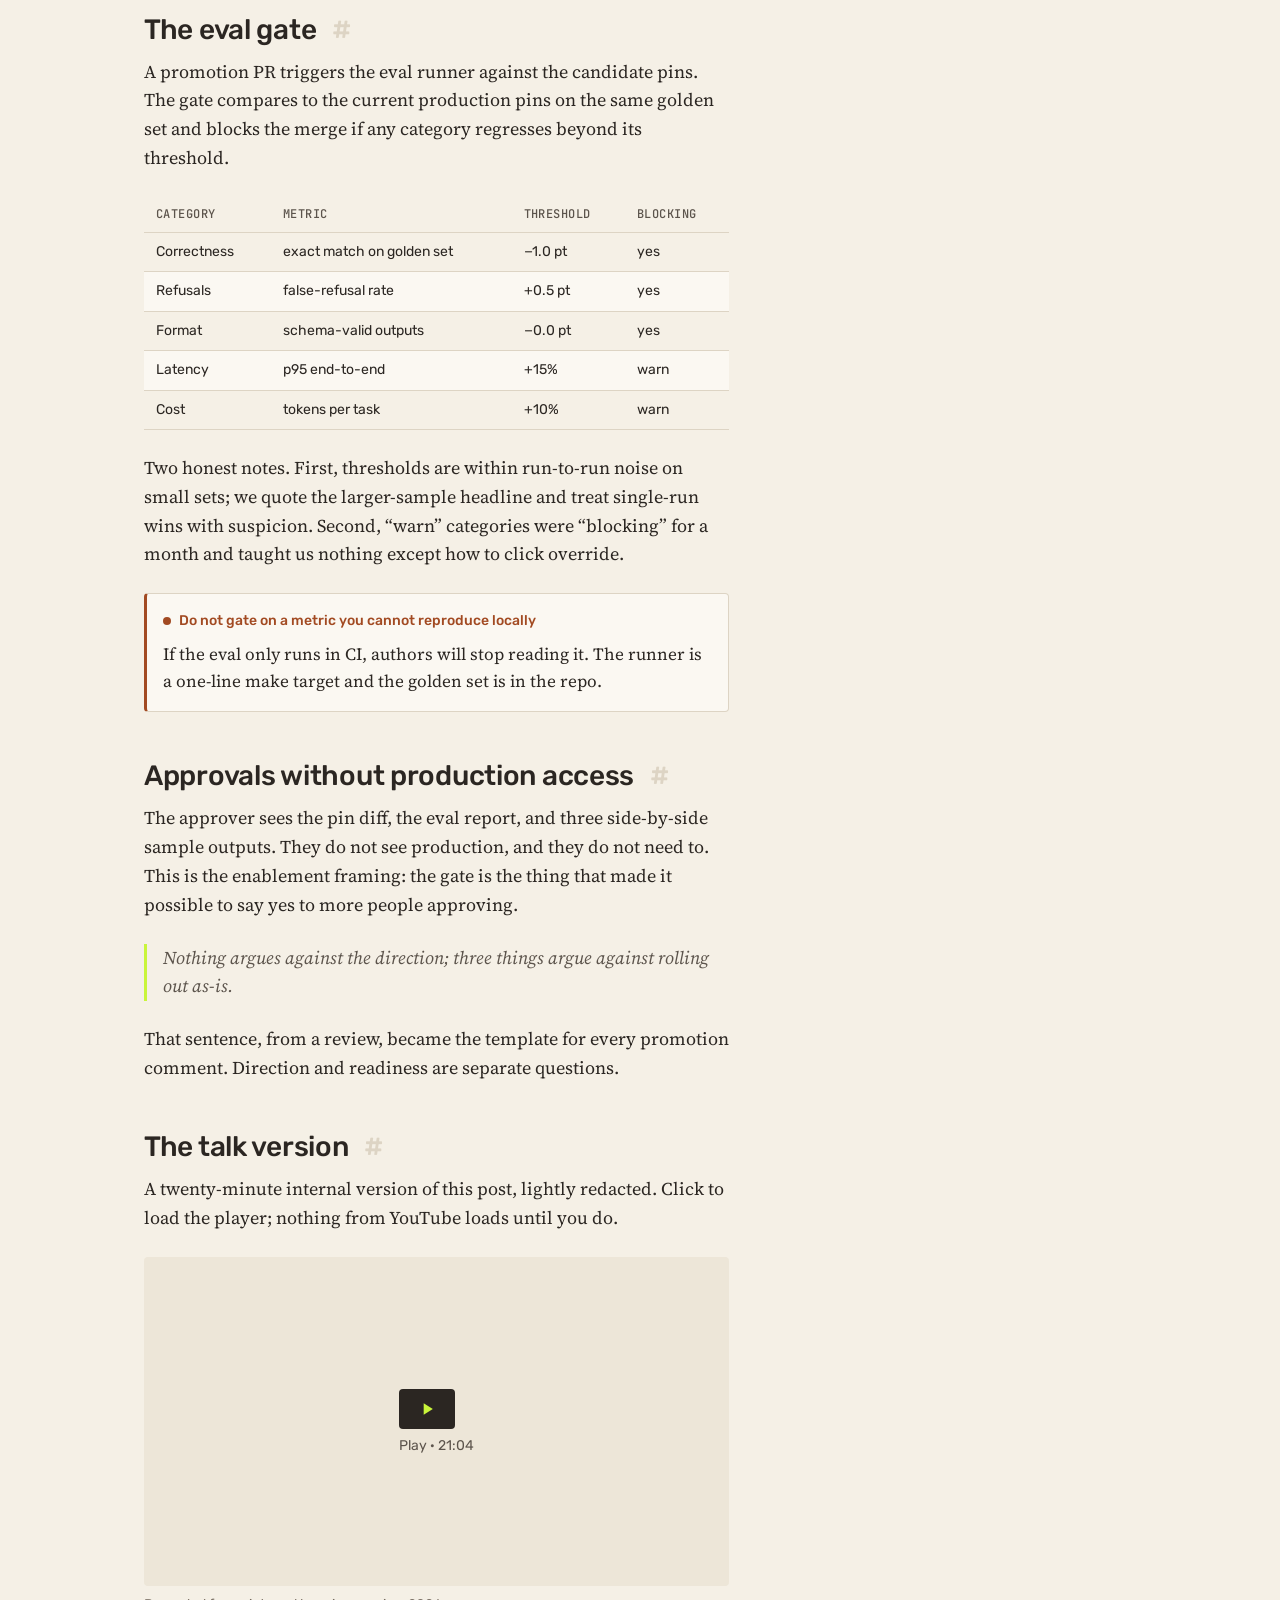
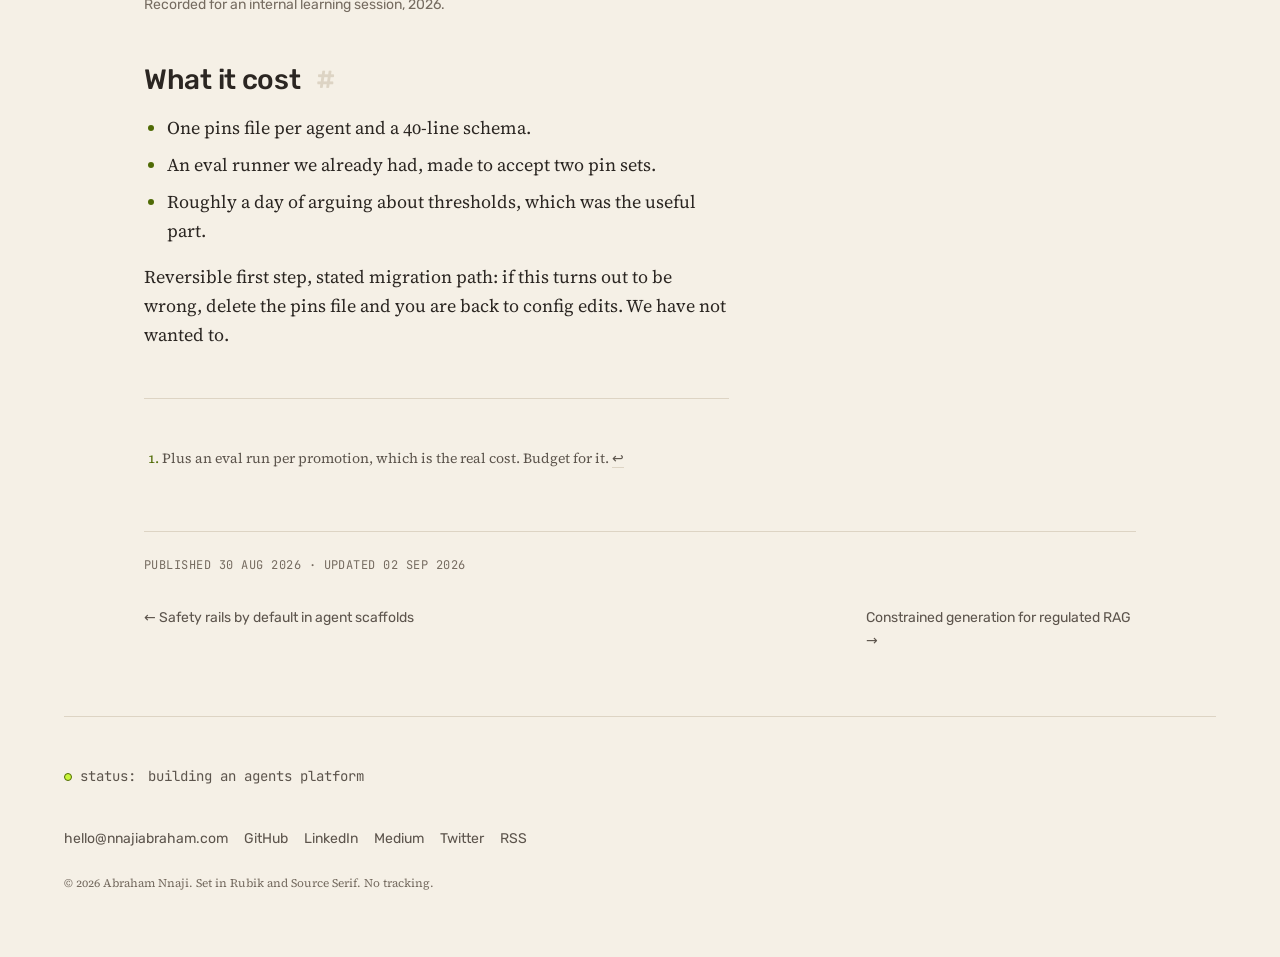
<file: docs/2026-09-site-redesign/mockups/a-fieldnotes/blog-post.html>
<!doctype html>
<html lang="en">
<head>
  <meta charset="utf-8">
  <meta name="viewport" content="width=device-width, initial-scale=1">
  <title>Prompt promotion is a release, not a deploy · Abraham Nnaji</title>
  <meta name="description" content="Pins, eval gates, and letting approvers review a diff without production access.">
  <link rel="stylesheet" href="style.css">
</head>
<body>
  <a class="skip" href="#main">Skip to content</a>

  <header class="nav">
    <div class="container nav-inner">
      <a class="brand" href="index.html" aria-label="Abraham Nnaji, home">
        <svg class="monogram" viewBox="0 0 32 32" aria-hidden="true"><path d="M3 28 L11 4 L19 28 M7 18 L15 18 M22 28 L22 4 L30 28 L30 4"/></svg>
        <span>Abraham Nnaji</span>
      </a>
      <nav aria-label="Primary">
        <ul class="nav-links">
          <li><a href="index.html">Home</a></li>
          <li><a href="about.html">About</a></li>
          <li><a href="blog-post.html" aria-current="page">Blog</a></li>
          <li><a href="index.html#projects">Projects</a></li>
          <li><a href="#">Resume</a></li>
          <li><a href="index.html#contact">Contact</a></li>
          <span class="indicator" aria-hidden="true"></span>
        </ul>
      </nav>
    </div>
  </header>

  <main id="main" class="container">
    <article class="post">
      <header class="article-head">
        <p class="eyebrow mono"><span>Article</span><span>·</span><time datetime="2026-08-30">30 Aug 2026</time><span>·</span><span>9 min read</span></p>
        <h1>Prompt promotion is a release, not a deploy</h1>
        <p class="lede">A prompt change can alter behaviour as much as a code change, but most teams ship it like a config edit. Here is the pipeline we settled on: pinned versions, an eval gate, and approvals that do not require production access.</p>
        <ul class="tags"><li><a class="tag" href="#">agents</a></li><li><a class="tag" href="#">evals</a></li><li><a class="tag" href="#">ci-cd</a></li></ul>
      </header>

      <div class="article-body">
        <div class="prose">
          <h2 id="wrong-frame">Why “deploy” is the wrong frame <a class="anchor" href="#wrong-frame" aria-label="Link to this section">#</a></h2>
          <p>A deploy moves an artifact you have already decided to trust. A prompt edit changes what the artifact <em>does</em>. When we treated prompts as configuration, three things happened within a quarter: an approver waved through a change they could not evaluate, a rollback restored code but not the prompt, and nobody could say which prompt produced a given trace.</p>
          <p>Treating promotion as a release fixes all three, and it costs one extra YAML file per agent.<sup id="fnref1"><a href="#fn1">1</a></sup></p>

          <h2 id="pins">Pins <a class="anchor" href="#pins" aria-label="Link to this section">#</a></h2>
          <p>Every environment references prompts by an immutable version, never by <code>latest</code>. The pin file is committed next to the agent and reviewed like code:</p>
          <div class="codeblock">
            <span class="lang">yaml</span>
            <button class="copy" type="button">Copy</button>
<pre><code><span class="tok-c"># prompts.pins.yaml: reviewed, never hand-edited in prod</span>
<span class="tok-k">agent</span>: underwriting-classifier
<span class="tok-k">environments</span>:
  <span class="tok-k">staging</span>:
    <span class="tok-k">system</span>: <span class="tok-s">"sys@v14"</span>
    <span class="tok-k">candidate-selection</span>: <span class="tok-s">"cand@v7"</span>
<span class="hl">  <span class="tok-k">production</span>:</span>
<span class="hl">    <span class="tok-k">system</span>: <span class="tok-s">"sys@v13"</span>   <span class="tok-c"># promoted 2026-08-21, eval run 4412</span></span>
    <span class="tok-k">candidate-selection</span>: <span class="tok-s">"cand@v7"</span></code></pre>
          </div>
          <p>The highlighted lines are the only ones a promotion PR touches. That makes the diff legible to someone who has never opened the prompt.</p>

          <div class="callout callout-note">
            <p class="callout-title">Why not a database row?</p>
            <p>We tried it. A row has no reviewer, no diff, and no blame. Git already does all three; the pipeline just had to stop pretending prompts were special.</p>
          </div>

          <h2 id="eval-gate">The eval gate <a class="anchor" href="#eval-gate" aria-label="Link to this section">#</a></h2>
          <p>A promotion PR triggers the eval runner against the candidate pins. The gate compares to the current production pins on the same golden set and blocks the merge if any category regresses beyond its threshold.</p>
          <table>
            <thead><tr><th>Category</th><th>Metric</th><th>Threshold</th><th>Blocking</th></tr></thead>
            <tbody>
              <tr><td>Correctness</td><td>exact match on golden set</td><td>−1.0 pt</td><td>yes</td></tr>
              <tr><td>Refusals</td><td>false-refusal rate</td><td>+0.5 pt</td><td>yes</td></tr>
              <tr><td>Format</td><td>schema-valid outputs</td><td>−0.0 pt</td><td>yes</td></tr>
              <tr><td>Latency</td><td>p95 end-to-end</td><td>+15%</td><td>warn</td></tr>
              <tr><td>Cost</td><td>tokens per task</td><td>+10%</td><td>warn</td></tr>
            </tbody>
          </table>
          <p>Two honest notes. First, thresholds are within run-to-run noise on small sets; we quote the larger-sample headline and treat single-run wins with suspicion. Second, “warn” categories were “blocking” for a month and taught us nothing except how to click override.</p>

          <div class="callout callout-warn">
            <p class="callout-title">Do not gate on a metric you cannot reproduce locally</p>
            <p>If the eval only runs in CI, authors will stop reading it. The runner is a one-line make target and the golden set is in the repo.</p>
          </div>

          <h2 id="approvals">Approvals without production access <a class="anchor" href="#approvals" aria-label="Link to this section">#</a></h2>
          <p>The approver sees the pin diff, the eval report, and three side-by-side sample outputs. They do not see production, and they do not need to. This is the enablement framing: the gate is the thing that made it possible to say yes to more people approving.</p>
          <blockquote>Nothing argues against the direction; three things argue against rolling out as-is.</blockquote>
          <p>That sentence, from a review, became the template for every promotion comment. Direction and readiness are separate questions.</p>

          <h2 id="talk">The talk version <a class="anchor" href="#talk" aria-label="Link to this section">#</a></h2>
          <p>A twenty-minute internal version of this post, lightly redacted. Click to load the player; nothing from YouTube loads until you do.</p>
          <figure>
            <button class="yt" data-embed="https://www.youtube-nocookie.com/embed/dQw4w9WgXcQ" data-title="Talk: prompt promotion as a release" aria-label="Play video">
              <span><span class="play"><svg viewBox="0 0 24 24" width="20" height="20" fill="currentColor" aria-hidden="true"><path d="M8 5v14l11-7z"/></svg></span>Play · 21:04</span>
            </button>
            <figcaption>Recorded for an internal learning session, 2026.</figcaption>
          </figure>

          <h2 id="cost">What it cost <a class="anchor" href="#cost" aria-label="Link to this section">#</a></h2>
          <ul>
            <li>One pins file per agent and a 40-line schema.</li>
            <li>An eval runner we already had, made to accept two pin sets.</li>
            <li>Roughly a day of arguing about thresholds, which was the useful part.</li>
          </ul>
          <p>Reversible first step, stated migration path: if this turns out to be wrong, delete the pins file and you are back to config edits. We have not wanted to.</p>

          <hr>
          <section class="footnotes">
            <ol>
              <li id="fn1">Plus an eval run per promotion, which is the real cost. Budget for it. <a href="#fnref1" aria-label="Back to content">↩</a></li>
            </ol>
          </section>
        </div>

        <nav class="toc" aria-label="On this page">
          <p class="mono">On this page</p>
          <ol>
            <li><a href="#wrong-frame">Why “deploy” is the wrong frame</a></li>
            <li><a href="#pins">Pins</a></li>
            <li><a href="#eval-gate">The eval gate</a></li>
            <li><a href="#approvals">Approvals without production access</a></li>
            <li><a href="#talk">The talk version</a></li>
            <li><a href="#cost">What it cost</a></li>
          </ol>
        </nav>
      </div>

      <footer class="article-foot">
        <p class="mono">Published 30 Aug 2026 · Updated 02 Sep 2026</p>
        <nav class="pager" aria-label="Adjacent posts">
          <a href="#">← Safety rails by default in agent scaffolds</a>
          <a href="#">Constrained generation for regulated RAG →</a>
        </nav>
      </footer>
    </article>
  </main>

  <footer class="footer container">
    <p class="status"><span><span class="dot" aria-hidden="true"></span>status:</span> <span class="cycle" data-items="building an agents platform|listening to lo-fi|flying: PPL in progress|watching the F1 midfield">building an agents platform</span></p>
    <ul class="socials">
      <li><a href="mailto:hello@nnajiabraham.com">hello@nnajiabraham.com</a></li>
      <li><a href="https://www.github.com/nnajiabraham">GitHub</a></li>
      <li><a href="https://www.linkedin.com/in/nnajiabraham">LinkedIn</a></li>
      <li><a href="https://www.medium.com/@nnajiabraham">Medium</a></li>
      <li><a href="https://www.twitter.com/nnajiabraham">Twitter</a></li>
      <li><a href="#">RSS</a></li>
    </ul>
    <small>© 2026 Abraham Nnaji. Set in Rubik and Source Serif. No tracking.</small>
  </footer>

  <script src="app.js"></script>
</body>
</html>
</file>
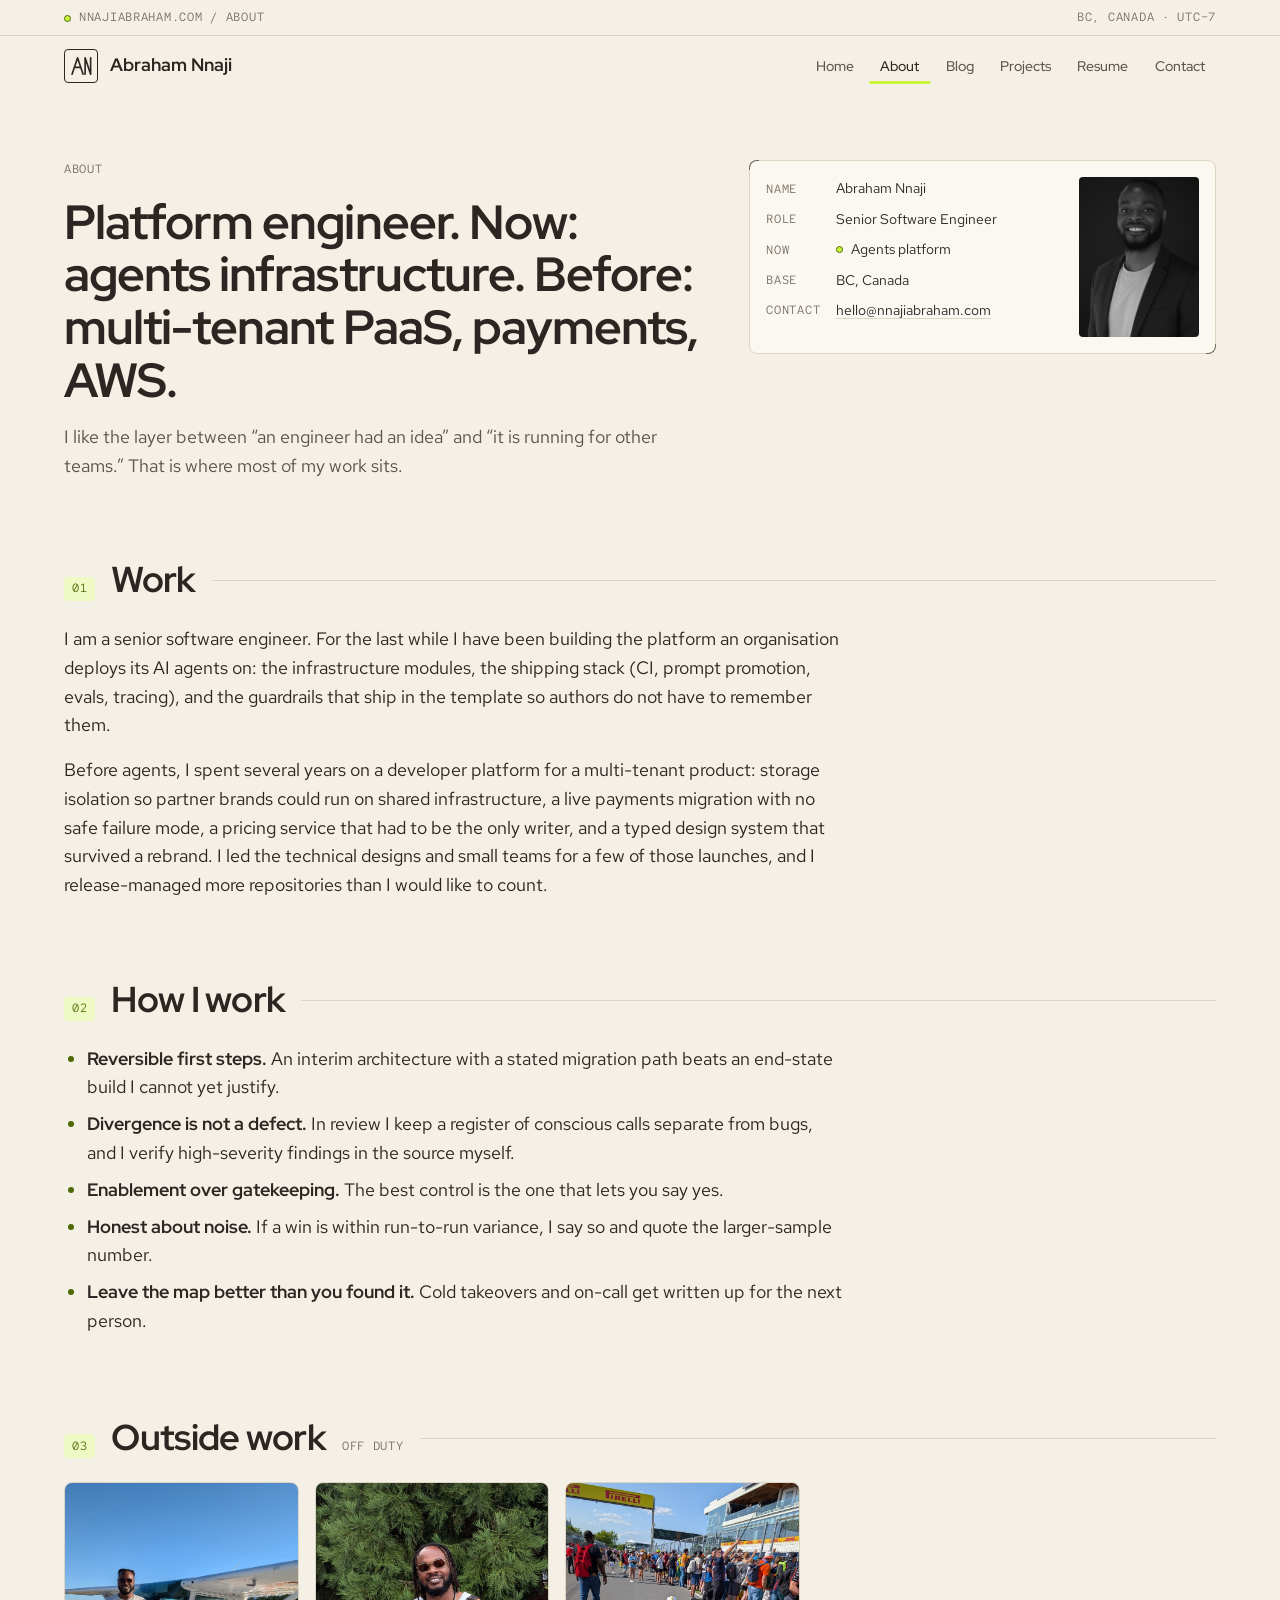
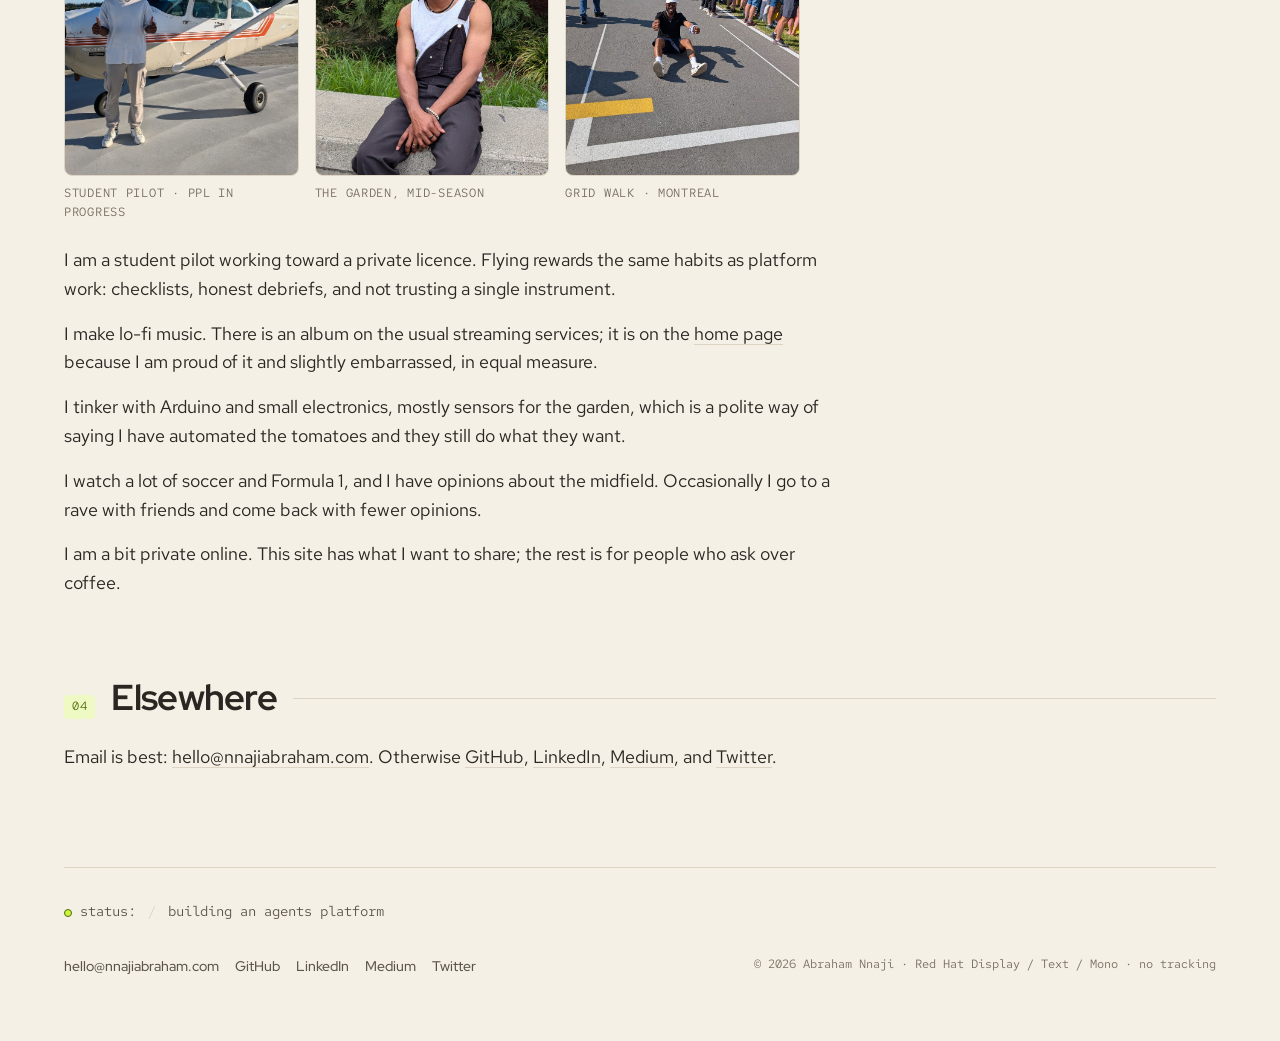
<file: docs/2026-09-site-redesign/mockups/b-groundcrew/about.html>
<!doctype html>
<html lang="en">
<head>
  <meta charset="utf-8">
  <meta name="viewport" content="width=device-width, initial-scale=1">
  <title>About · Abraham Nnaji</title>
  <meta name="description" content="Platform engineer. Now: agents infrastructure. Before: multi-tenant PaaS, payments, AWS. Also lo-fi, Arduino, a garden, and a student-pilot logbook.">
  <link rel="stylesheet" href="style.css">
</head>
<body>
  <a class="skip" href="#main">Skip to content</a>

  <div class="strip">
    <div class="container">
      <span><span class="dot" aria-hidden="true"></span>nnajiabraham.com / about</span>
      <span>BC, Canada · UTC−7</span>
    </div>
  </div>

  <header class="nav">
    <div class="container nav-inner">
      <a class="brand" href="index.html" aria-label="Abraham Nnaji, home">
        <span class="plate"><svg class="monogram" viewBox="0 0 32 32" aria-hidden="true"><path d="M3 28 L11 4 L19 28 M7 18 L15 18 M22 28 L22 4 L30 28 L30 4"/></svg></span>
        <span>Abraham Nnaji</span>
      </a>
      <nav aria-label="Primary">
        <ul class="nav-links">
          <li><a href="index.html">Home</a></li>
          <li><a href="about.html" aria-current="page">About</a></li>
          <li><a href="blog-post.html">Blog</a></li>
          <li><a href="index.html#projects">Projects</a></li>
          <li><a href="#">Resume</a></li>
          <li><a href="index.html#contact">Contact</a></li>
          <span class="indicator" aria-hidden="true"></span>
        </ul>
      </nav>
    </div>
  </header>

  <main id="main" class="container">
    <header class="about-head">
      <div>
        <p class="mono">About</p>
        <h1>Platform engineer. Now: agents infrastructure. Before: multi-tenant PaaS, payments, AWS.</h1>
        <p class="muted" style="max-width: var(--measure)">I like the layer between “an engineer had an idea” and “it is running for other teams.” That is where most of my work sits.</p>
      </div>
      <aside class="plate-card" aria-label="At a glance">
        <dl class="kv">
          <dt>Name</dt><dd>Abraham Nnaji</dd>
          <dt>Role</dt><dd>Senior Software Engineer</dd>
          <dt>Now</dt><dd class="live">Agents platform</dd>
          <dt>Base</dt><dd>BC, Canada</dd>
          <dt>Contact</dt><dd><a class="link" href="mailto:hello@nnajiabraham.com">hello@nnajiabraham.com</a></dd>
        </dl>
        <img src="../assets/headshot-bw.jpg" alt="Abraham, black and white portrait" width="120" height="160">
      </aside>
    </header>

    <section class="sec" style="padding-top: var(--space-6)">
      <div class="sec-head"><span class="idx">01</span><h2>Work</h2></div>
      <div class="prose">
        <p>I am a senior software engineer. For the last while I have been building the platform an organisation deploys its AI agents on: the infrastructure modules, the shipping stack (CI, prompt promotion, evals, tracing), and the guardrails that ship in the template so authors do not have to remember them.</p>
        <p>Before agents, I spent several years on a developer platform for a multi-tenant product: storage isolation so partner brands could run on shared infrastructure, a live payments migration with no safe failure mode, a pricing service that had to be the only writer, and a typed design system that survived a rebrand. I led the technical designs and small teams for a few of those launches, and I release-managed more repositories than I would like to count.</p>
      </div>
    </section>

    <section class="sec">
      <div class="sec-head"><span class="idx">02</span><h2>How I work</h2></div>
      <div class="prose how">
        <ul>
          <li><strong>Reversible first steps.</strong> An interim architecture with a stated migration path beats an end-state build I cannot yet justify.</li>
          <li><strong>Divergence is not a defect.</strong> In review I keep a register of conscious calls separate from bugs, and I verify high-severity findings in the source myself.</li>
          <li><strong>Enablement over gatekeeping.</strong> The best control is the one that lets you say yes.</li>
          <li><strong>Honest about noise.</strong> If a win is within run-to-run variance, I say so and quote the larger-sample number.</li>
          <li><strong>Leave the map better than you found it.</strong> Cold takeovers and on-call get written up for the next person.</li>
        </ul>
      </div>
    </section>

    <section class="sec">
      <div class="sec-head"><span class="idx">03</span><h2>Outside work</h2><span class="aside">Off duty</span></div>
      <div class="photo-grid">
        <figure>
          <img src="../assets/cessna.jpg" alt="Standing beside a white Cessna with orange stripes on a sunny apron" loading="lazy" width="240" height="300">
          <figcaption>Student pilot · PPL in progress</figcaption>
        </figure>
        <figure>
          <img src="../assets/overalls-greenery.jpg" alt="In work overalls in front of dense greenery" loading="lazy" width="240" height="300">
          <figcaption>The garden, mid-season</figcaption>
        </figure>
        <figure>
          <img src="../assets/f1-grid.jpg" alt="On the grid at the Montreal Grand Prix, cars and crews behind" loading="lazy" width="240" height="300">
          <figcaption>Grid walk · Montreal</figcaption>
        </figure>
      </div>
      <div class="prose">
        <p>I am a student pilot working toward a private licence. Flying rewards the same habits as platform work: checklists, honest debriefs, and not trusting a single instrument.</p>
        <p>I make lo-fi music. There is an album on the usual streaming services; it is on the <a href="index.html#projects">home page</a> because I am proud of it and slightly embarrassed, in equal measure.</p>
        <p>I tinker with Arduino and small electronics, mostly sensors for the garden, which is a polite way of saying I have automated the tomatoes and they still do what they want.</p>
        <p>I watch a lot of soccer and Formula 1, and I have opinions about the midfield. Occasionally I go to a rave with friends and come back with fewer opinions.</p>
        <p>I am a bit private online. This site has what I want to share; the rest is for people who ask over coffee.</p>
      </div>
    </section>

    <section class="sec">
      <div class="sec-head"><span class="idx">04</span><h2>Elsewhere</h2></div>
      <div class="prose">
        <p>Email is best: <a href="mailto:hello@nnajiabraham.com">hello@nnajiabraham.com</a>. Otherwise <a href="https://www.github.com/nnajiabraham">GitHub</a>, <a href="https://www.linkedin.com/in/nnajiabraham">LinkedIn</a>, <a href="https://www.medium.com/@nnajiabraham">Medium</a>, and <a href="https://www.twitter.com/nnajiabraham">Twitter</a>.</p>
      </div>
    </section>
  </main>

  <footer class="footer container">
    <p class="status"><span><span class="dot" aria-hidden="true"></span>status:</span> <span class="cycle" data-items="building an agents platform|listening to lo-fi|flying: PPL in progress|watching the F1 midfield">building an agents platform</span></p>
    <div class="row">
      <ul class="socials">
        <li><a href="mailto:hello@nnajiabraham.com">hello@nnajiabraham.com</a></li>
        <li><a href="https://www.github.com/nnajiabraham">GitHub</a></li>
        <li><a href="https://www.linkedin.com/in/nnajiabraham">LinkedIn</a></li>
        <li><a href="https://www.medium.com/@nnajiabraham">Medium</a></li>
        <li><a href="https://www.twitter.com/nnajiabraham">Twitter</a></li>
      </ul>
      <small>© 2026 Abraham Nnaji · Red Hat Display / Text / Mono · no tracking</small>
    </div>
  </footer>

  <script src="app.js"></script>
</body>
</html>
</file>
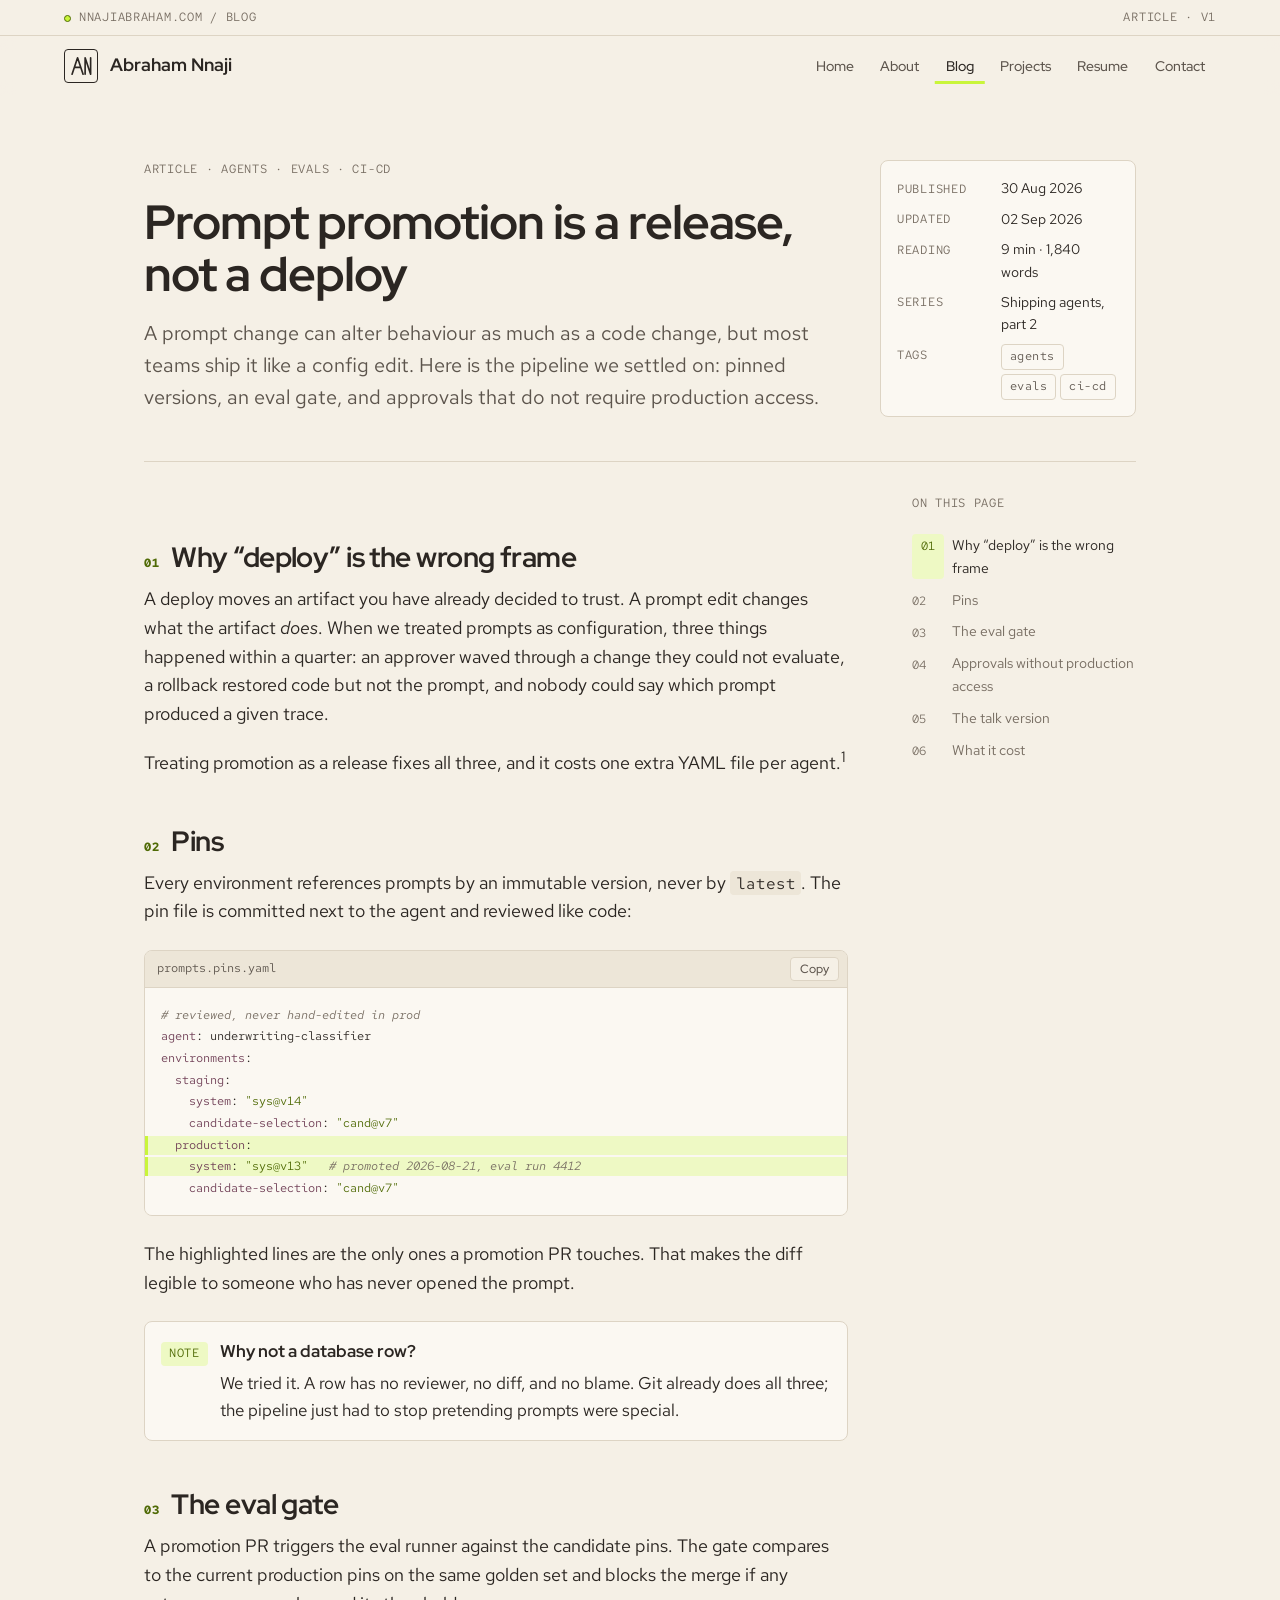
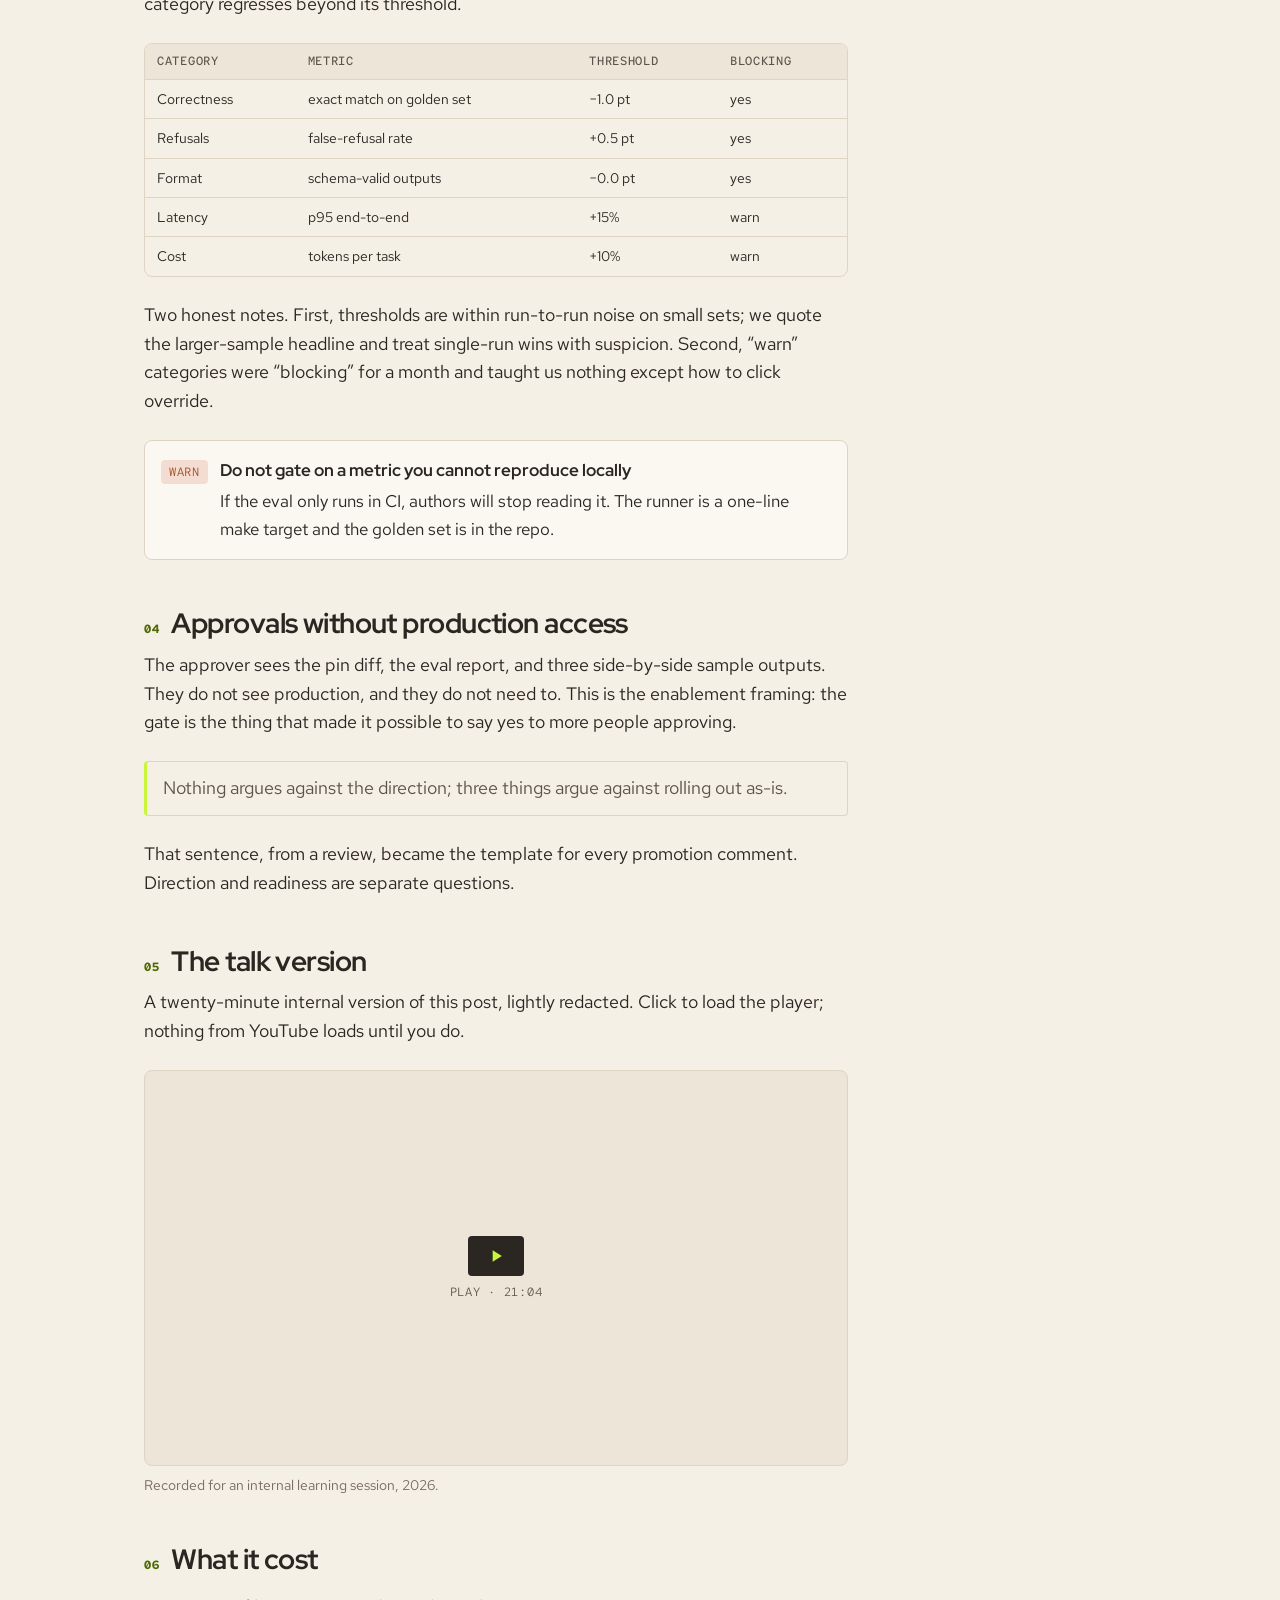
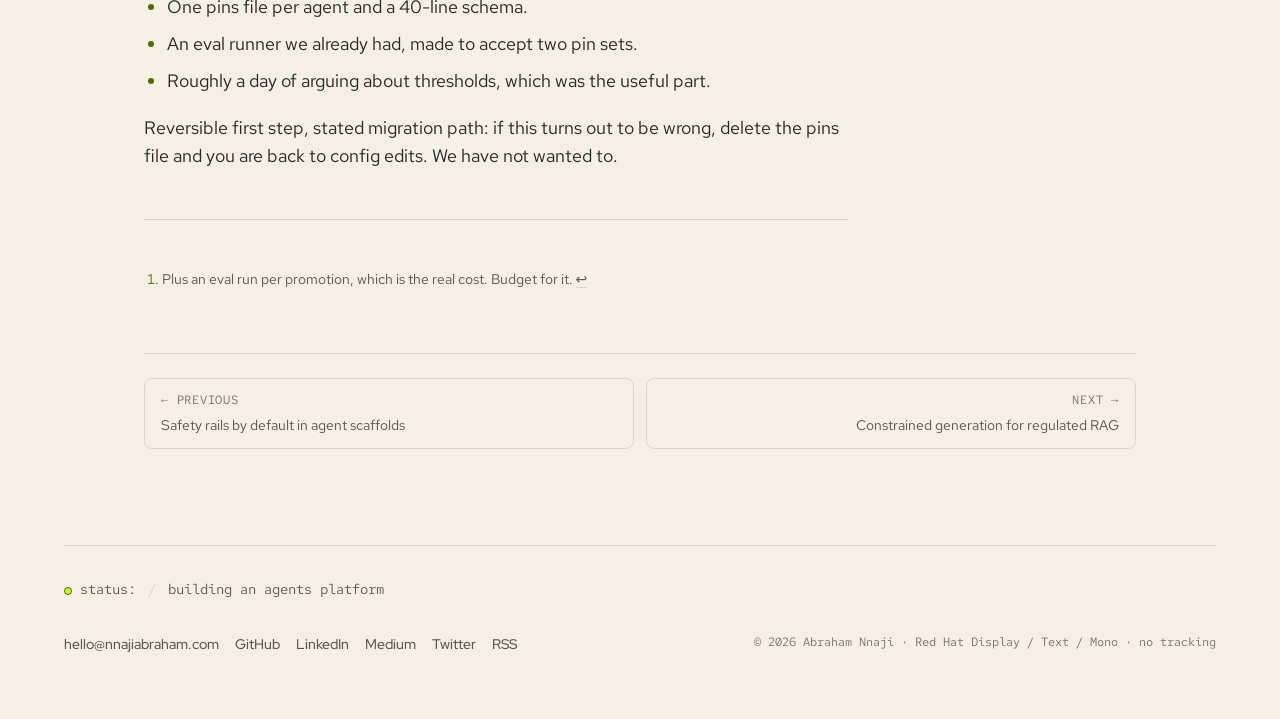
<file: docs/2026-09-site-redesign/mockups/b-groundcrew/blog-post.html>
<!doctype html>
<html lang="en">
<head>
  <meta charset="utf-8">
  <meta name="viewport" content="width=device-width, initial-scale=1">
  <title>Prompt promotion is a release, not a deploy · Abraham Nnaji</title>
  <meta name="description" content="Pins, eval gates, and letting approvers review a diff without production access.">
  <link rel="stylesheet" href="style.css">
</head>
<body>
  <a class="skip" href="#main">Skip to content</a>

  <div class="strip">
    <div class="container">
      <span><span class="dot" aria-hidden="true"></span>nnajiabraham.com / blog</span>
      <span>article · v1</span>
    </div>
  </div>

  <header class="nav">
    <div class="container nav-inner">
      <a class="brand" href="index.html" aria-label="Abraham Nnaji, home">
        <span class="plate"><svg class="monogram" viewBox="0 0 32 32" aria-hidden="true"><path d="M3 28 L11 4 L19 28 M7 18 L15 18 M22 28 L22 4 L30 28 L30 4"/></svg></span>
        <span>Abraham Nnaji</span>
      </a>
      <nav aria-label="Primary">
        <ul class="nav-links">
          <li><a href="index.html">Home</a></li>
          <li><a href="about.html">About</a></li>
          <li><a href="blog-post.html" aria-current="page">Blog</a></li>
          <li><a href="index.html#projects">Projects</a></li>
          <li><a href="#">Resume</a></li>
          <li><a href="index.html#contact">Contact</a></li>
          <span class="indicator" aria-hidden="true"></span>
        </ul>
      </nav>
    </div>
  </header>

  <main id="main" class="container">
    <article class="post">
      <header class="article-head">
        <div>
          <p class="mono">Article · agents · evals · ci-cd</p>
          <h1 style="margin-top: var(--space-3)">Prompt promotion is a release, not a deploy</h1>
          <p class="lede">A prompt change can alter behaviour as much as a code change, but most teams ship it like a config edit. Here is the pipeline we settled on: pinned versions, an eval gate, and approvals that do not require production access.</p>
        </div>
        <aside class="flight-strip" aria-label="Post details">
          <dl class="kv">
            <dt>Published</dt><dd><time datetime="2026-08-30">30 Aug 2026</time></dd>
            <dt>Updated</dt><dd><time datetime="2026-09-02">02 Sep 2026</time></dd>
            <dt>Reading</dt><dd>9 min · 1,840 words</dd>
            <dt>Series</dt><dd>Shipping agents, part 2</dd>
            <dt>Tags</dt><dd><span class="tags"><a class="tag" href="#">agents</a><a class="tag" href="#">evals</a><a class="tag" href="#">ci-cd</a></span></dd>
          </dl>
        </aside>
      </header>

      <div class="article-body">
        <div class="prose">
          <h2 id="wrong-frame"><span class="n">01</span>Why “deploy” is the wrong frame</h2>
          <p>A deploy moves an artifact you have already decided to trust. A prompt edit changes what the artifact <em>does</em>. When we treated prompts as configuration, three things happened within a quarter: an approver waved through a change they could not evaluate, a rollback restored code but not the prompt, and nobody could say which prompt produced a given trace.</p>
          <p>Treating promotion as a release fixes all three, and it costs one extra YAML file per agent.<sup id="fnref1"><a href="#fn1">1</a></sup></p>

          <h2 id="pins"><span class="n">02</span>Pins</h2>
          <p>Every environment references prompts by an immutable version, never by <code>latest</code>. The pin file is committed next to the agent and reviewed like code:</p>
          <div class="codeblock">
            <div class="codebar"><span>prompts.pins.yaml</span><button class="copy" type="button">Copy</button></div>
<pre><code><span class="tok-c"># reviewed, never hand-edited in prod</span>
<span class="tok-k">agent</span>: underwriting-classifier
<span class="tok-k">environments</span>:
  <span class="tok-k">staging</span>:
    <span class="tok-k">system</span>: <span class="tok-s">"sys@v14"</span>
    <span class="tok-k">candidate-selection</span>: <span class="tok-s">"cand@v7"</span>
<span class="hl">  <span class="tok-k">production</span>:</span>
<span class="hl">    <span class="tok-k">system</span>: <span class="tok-s">"sys@v13"</span>   <span class="tok-c"># promoted 2026-08-21, eval run 4412</span></span>
    <span class="tok-k">candidate-selection</span>: <span class="tok-s">"cand@v7"</span></code></pre>
          </div>
          <p>The highlighted lines are the only ones a promotion PR touches. That makes the diff legible to someone who has never opened the prompt.</p>

          <div class="callout callout-note">
            <span class="kind">Note</span>
            <div><p class="callout-title">Why not a database row?</p><p>We tried it. A row has no reviewer, no diff, and no blame. Git already does all three; the pipeline just had to stop pretending prompts were special.</p></div>
          </div>

          <h2 id="eval-gate"><span class="n">03</span>The eval gate</h2>
          <p>A promotion PR triggers the eval runner against the candidate pins. The gate compares to the current production pins on the same golden set and blocks the merge if any category regresses beyond its threshold.</p>
          <table>
            <thead><tr><th>Category</th><th>Metric</th><th>Threshold</th><th>Blocking</th></tr></thead>
            <tbody>
              <tr><td>Correctness</td><td>exact match on golden set</td><td>−1.0 pt</td><td>yes</td></tr>
              <tr><td>Refusals</td><td>false-refusal rate</td><td>+0.5 pt</td><td>yes</td></tr>
              <tr><td>Format</td><td>schema-valid outputs</td><td>−0.0 pt</td><td>yes</td></tr>
              <tr><td>Latency</td><td>p95 end-to-end</td><td>+15%</td><td>warn</td></tr>
              <tr><td>Cost</td><td>tokens per task</td><td>+10%</td><td>warn</td></tr>
            </tbody>
          </table>
          <p>Two honest notes. First, thresholds are within run-to-run noise on small sets; we quote the larger-sample headline and treat single-run wins with suspicion. Second, “warn” categories were “blocking” for a month and taught us nothing except how to click override.</p>

          <div class="callout callout-warn">
            <span class="kind">Warn</span>
            <div><p class="callout-title">Do not gate on a metric you cannot reproduce locally</p><p>If the eval only runs in CI, authors will stop reading it. The runner is a one-line make target and the golden set is in the repo.</p></div>
          </div>

          <h2 id="approvals"><span class="n">04</span>Approvals without production access</h2>
          <p>The approver sees the pin diff, the eval report, and three side-by-side sample outputs. They do not see production, and they do not need to. This is the enablement framing: the gate is the thing that made it possible to say yes to more people approving.</p>
          <blockquote>Nothing argues against the direction; three things argue against rolling out as-is.</blockquote>
          <p>That sentence, from a review, became the template for every promotion comment. Direction and readiness are separate questions.</p>

          <h2 id="talk"><span class="n">05</span>The talk version</h2>
          <p>A twenty-minute internal version of this post, lightly redacted. Click to load the player; nothing from YouTube loads until you do.</p>
          <figure>
            <button class="yt" data-embed="https://www.youtube-nocookie.com/embed/dQw4w9WgXcQ" data-title="Talk: prompt promotion as a release" aria-label="Play video">
              <span><span class="play"><svg viewBox="0 0 24 24" width="20" height="20" fill="currentColor" aria-hidden="true"><path d="M8 5v14l11-7z"/></svg></span>Play · 21:04</span>
            </button>
            <figcaption>Recorded for an internal learning session, 2026.</figcaption>
          </figure>

          <h2 id="cost"><span class="n">06</span>What it cost</h2>
          <ul>
            <li>One pins file per agent and a 40-line schema.</li>
            <li>An eval runner we already had, made to accept two pin sets.</li>
            <li>Roughly a day of arguing about thresholds, which was the useful part.</li>
          </ul>
          <p>Reversible first step, stated migration path: if this turns out to be wrong, delete the pins file and you are back to config edits. We have not wanted to.</p>

          <hr>
          <section class="footnotes">
            <ol>
              <li id="fn1">Plus an eval run per promotion, which is the real cost. Budget for it. <a href="#fnref1" aria-label="Back to content">↩</a></li>
            </ol>
          </section>
        </div>

        <nav class="toc" aria-label="On this page">
          <p class="mono">On this page</p>
          <ol>
            <li><a href="#wrong-frame">Why “deploy” is the wrong frame</a></li>
            <li><a href="#pins">Pins</a></li>
            <li><a href="#eval-gate">The eval gate</a></li>
            <li><a href="#approvals">Approvals without production access</a></li>
            <li><a href="#talk">The talk version</a></li>
            <li><a href="#cost">What it cost</a></li>
          </ol>
        </nav>
      </div>

      <footer class="article-foot">
        <nav class="pager" aria-label="Adjacent posts">
          <a href="#"><span class="mono">← Previous</span><span>Safety rails by default in agent scaffolds</span></a>
          <a href="#" class="next"><span class="mono">Next →</span><span>Constrained generation for regulated RAG</span></a>
        </nav>
      </footer>
    </article>
  </main>

  <footer class="footer container">
    <p class="status"><span><span class="dot" aria-hidden="true"></span>status:</span> <span class="cycle" data-items="building an agents platform|listening to lo-fi|flying: PPL in progress|watching the F1 midfield">building an agents platform</span></p>
    <div class="row">
      <ul class="socials">
        <li><a href="mailto:hello@nnajiabraham.com">hello@nnajiabraham.com</a></li>
        <li><a href="https://www.github.com/nnajiabraham">GitHub</a></li>
        <li><a href="https://www.linkedin.com/in/nnajiabraham">LinkedIn</a></li>
        <li><a href="https://www.medium.com/@nnajiabraham">Medium</a></li>
        <li><a href="https://www.twitter.com/nnajiabraham">Twitter</a></li>
        <li><a href="#">RSS</a></li>
      </ul>
      <small>© 2026 Abraham Nnaji · Red Hat Display / Text / Mono · no tracking</small>
    </div>
  </footer>

  <script src="app.js"></script>
</body>
</html>
</file>
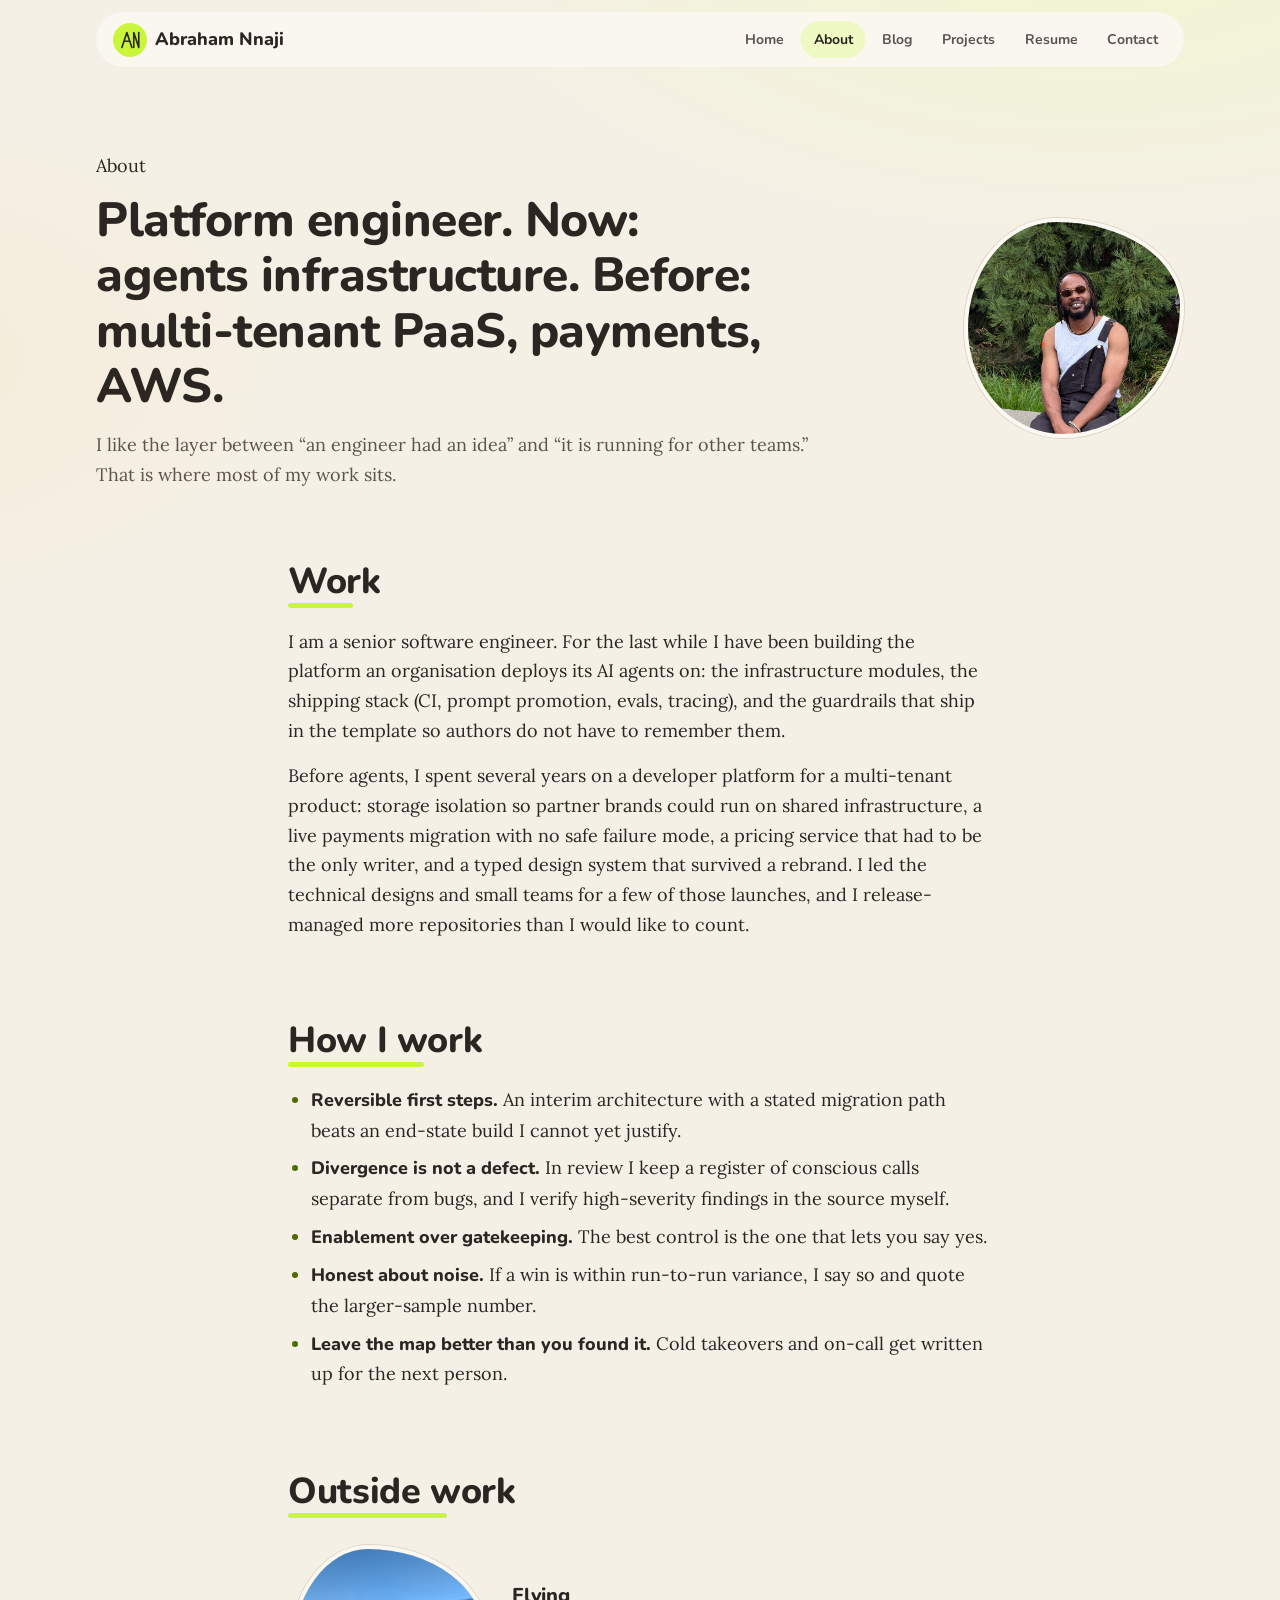
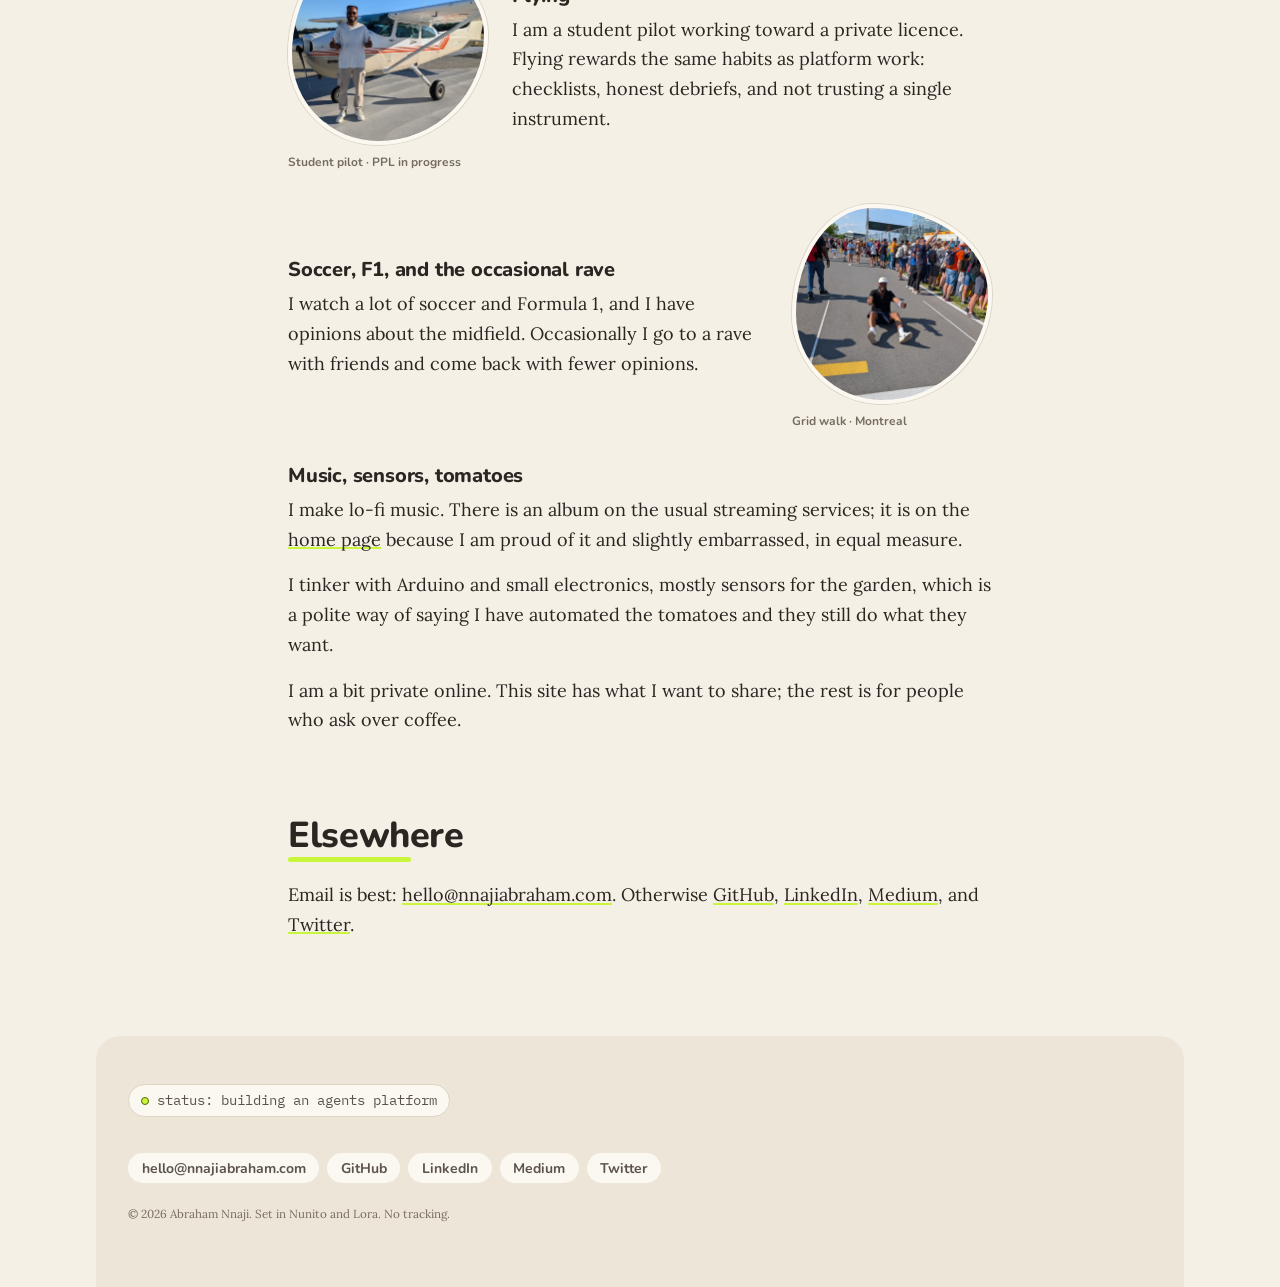
<file: docs/2026-09-site-redesign/mockups/c-greenhouse/about.html>
<!doctype html>
<html lang="en">
<head>
  <meta charset="utf-8">
  <meta name="viewport" content="width=device-width, initial-scale=1">
  <title>About · Abraham Nnaji</title>
  <meta name="description" content="Platform engineer. Now: agents infrastructure. Before: multi-tenant PaaS, payments, AWS. Also lo-fi, Arduino, a garden, and a student-pilot logbook.">
  <link rel="stylesheet" href="style.css">
</head>
<body>
  <a class="skip" href="#main">Skip to content</a>

  <header class="nav">
    <div class="nav-inner">
      <a class="brand" href="index.html" aria-label="Abraham Nnaji, home">
        <span class="seed"><svg class="monogram" viewBox="0 0 32 32" aria-hidden="true"><path d="M3 28 L11 4 L19 28 M7 18 L15 18 M22 28 L22 4 L30 28 L30 4"/></svg></span>
        <span>Abraham Nnaji</span>
      </a>
      <nav aria-label="Primary">
        <ul class="nav-links">
          <span class="indicator" aria-hidden="true"></span>
          <li><a href="index.html">Home</a></li>
          <li><a href="about.html" aria-current="page">About</a></li>
          <li><a href="blog-post.html">Blog</a></li>
          <li><a href="index.html#projects">Projects</a></li>
          <li><a href="#">Resume</a></li>
          <li><a href="index.html#contact">Contact</a></li>
        </ul>
      </nav>
    </div>
  </header>

  <main id="main" class="container">
    <header class="about-head">
      <div>
        <span class="hello">About</span>
        <h1>Platform engineer. Now: agents infrastructure. Before: multi-tenant PaaS, payments, AWS.</h1>
        <p class="muted" style="max-width: var(--measure)">I like the layer between “an engineer had an idea” and “it is running for other teams.” That is where most of my work sits.</p>
      </div>
      <img class="portrait" src="../assets/overalls-greenery.jpg" alt="Abraham in work overalls in front of dense greenery" width="220" height="220">
    </header>

    <div class="narrow">
      <section class="sec" style="padding-top: var(--space-5)">
        <div class="sec-head"><h2>Work</h2></div>
        <div class="prose">
          <p>I am a senior software engineer. For the last while I have been building the platform an organisation deploys its AI agents on: the infrastructure modules, the shipping stack (CI, prompt promotion, evals, tracing), and the guardrails that ship in the template so authors do not have to remember them.</p>
          <p>Before agents, I spent several years on a developer platform for a multi-tenant product: storage isolation so partner brands could run on shared infrastructure, a live payments migration with no safe failure mode, a pricing service that had to be the only writer, and a typed design system that survived a rebrand. I led the technical designs and small teams for a few of those launches, and I release-managed more repositories than I would like to count.</p>
        </div>
      </section>

      <section class="sec">
        <div class="sec-head"><h2>How I work</h2></div>
        <div class="prose how">
          <ul>
            <li><strong>Reversible first steps.</strong> An interim architecture with a stated migration path beats an end-state build I cannot yet justify.</li>
            <li><strong>Divergence is not a defect.</strong> In review I keep a register of conscious calls separate from bugs, and I verify high-severity findings in the source myself.</li>
            <li><strong>Enablement over gatekeeping.</strong> The best control is the one that lets you say yes.</li>
            <li><strong>Honest about noise.</strong> If a win is within run-to-run variance, I say so and quote the larger-sample number.</li>
            <li><strong>Leave the map better than you found it.</strong> Cold takeovers and on-call get written up for the next person.</li>
          </ul>
        </div>
      </section>

      <section class="sec">
        <div class="sec-head"><h2>Outside work</h2></div>
        <div class="hobby">
          <figure>
            <img src="../assets/cessna.jpg" alt="Standing beside a white Cessna with orange stripes on a sunny apron" loading="lazy" width="200" height="200">
            <figcaption>Student pilot · PPL in progress</figcaption>
          </figure>
          <div>
            <h3>Flying</h3>
            <p>I am a student pilot working toward a private licence. Flying rewards the same habits as platform work: checklists, honest debriefs, and not trusting a single instrument.</p>
          </div>
        </div>
        <div class="hobby flip">
          <figure>
            <img src="../assets/f1-grid.jpg" alt="On the grid at the Montreal Grand Prix, cars and crews behind" loading="lazy" width="200" height="200">
            <figcaption>Grid walk · Montreal</figcaption>
          </figure>
          <div>
            <h3>Soccer, F1, and the occasional rave</h3>
            <p>I watch a lot of soccer and Formula 1, and I have opinions about the midfield. Occasionally I go to a rave with friends and come back with fewer opinions.</p>
          </div>
        </div>
        <div class="prose">
          <h3 style="margin-top: var(--space-5)">Music, sensors, tomatoes</h3>
          <p>I make lo-fi music. There is an album on the usual streaming services; it is on the <a href="index.html#projects">home page</a> because I am proud of it and slightly embarrassed, in equal measure.</p>
          <p>I tinker with Arduino and small electronics, mostly sensors for the garden, which is a polite way of saying I have automated the tomatoes and they still do what they want.</p>
          <p>I am a bit private online. This site has what I want to share; the rest is for people who ask over coffee.</p>
        </div>
      </section>

      <section class="sec">
        <div class="sec-head"><h2>Elsewhere</h2></div>
        <div class="prose">
          <p>Email is best: <a href="mailto:hello@nnajiabraham.com">hello@nnajiabraham.com</a>. Otherwise <a href="https://www.github.com/nnajiabraham">GitHub</a>, <a href="https://www.linkedin.com/in/nnajiabraham">LinkedIn</a>, <a href="https://www.medium.com/@nnajiabraham">Medium</a>, and <a href="https://www.twitter.com/nnajiabraham">Twitter</a>.</p>
        </div>
      </section>
    </div>
  </main>

  <footer class="footer container">
    <p class="status"><span><span class="dot" aria-hidden="true"></span>status: <span class="cycle" data-items="building an agents platform|listening to lo-fi|flying: PPL in progress|watching the F1 midfield">building an agents platform</span></span></p>
    <ul class="socials">
      <li><a href="mailto:hello@nnajiabraham.com">hello@nnajiabraham.com</a></li>
      <li><a href="https://www.github.com/nnajiabraham">GitHub</a></li>
      <li><a href="https://www.linkedin.com/in/nnajiabraham">LinkedIn</a></li>
      <li><a href="https://www.medium.com/@nnajiabraham">Medium</a></li>
      <li><a href="https://www.twitter.com/nnajiabraham">Twitter</a></li>
    </ul>
    <small>© 2026 Abraham Nnaji. Set in Nunito and Lora. No tracking.</small>
  </footer>

  <script src="app.js"></script>
</body>
</html>
</file>
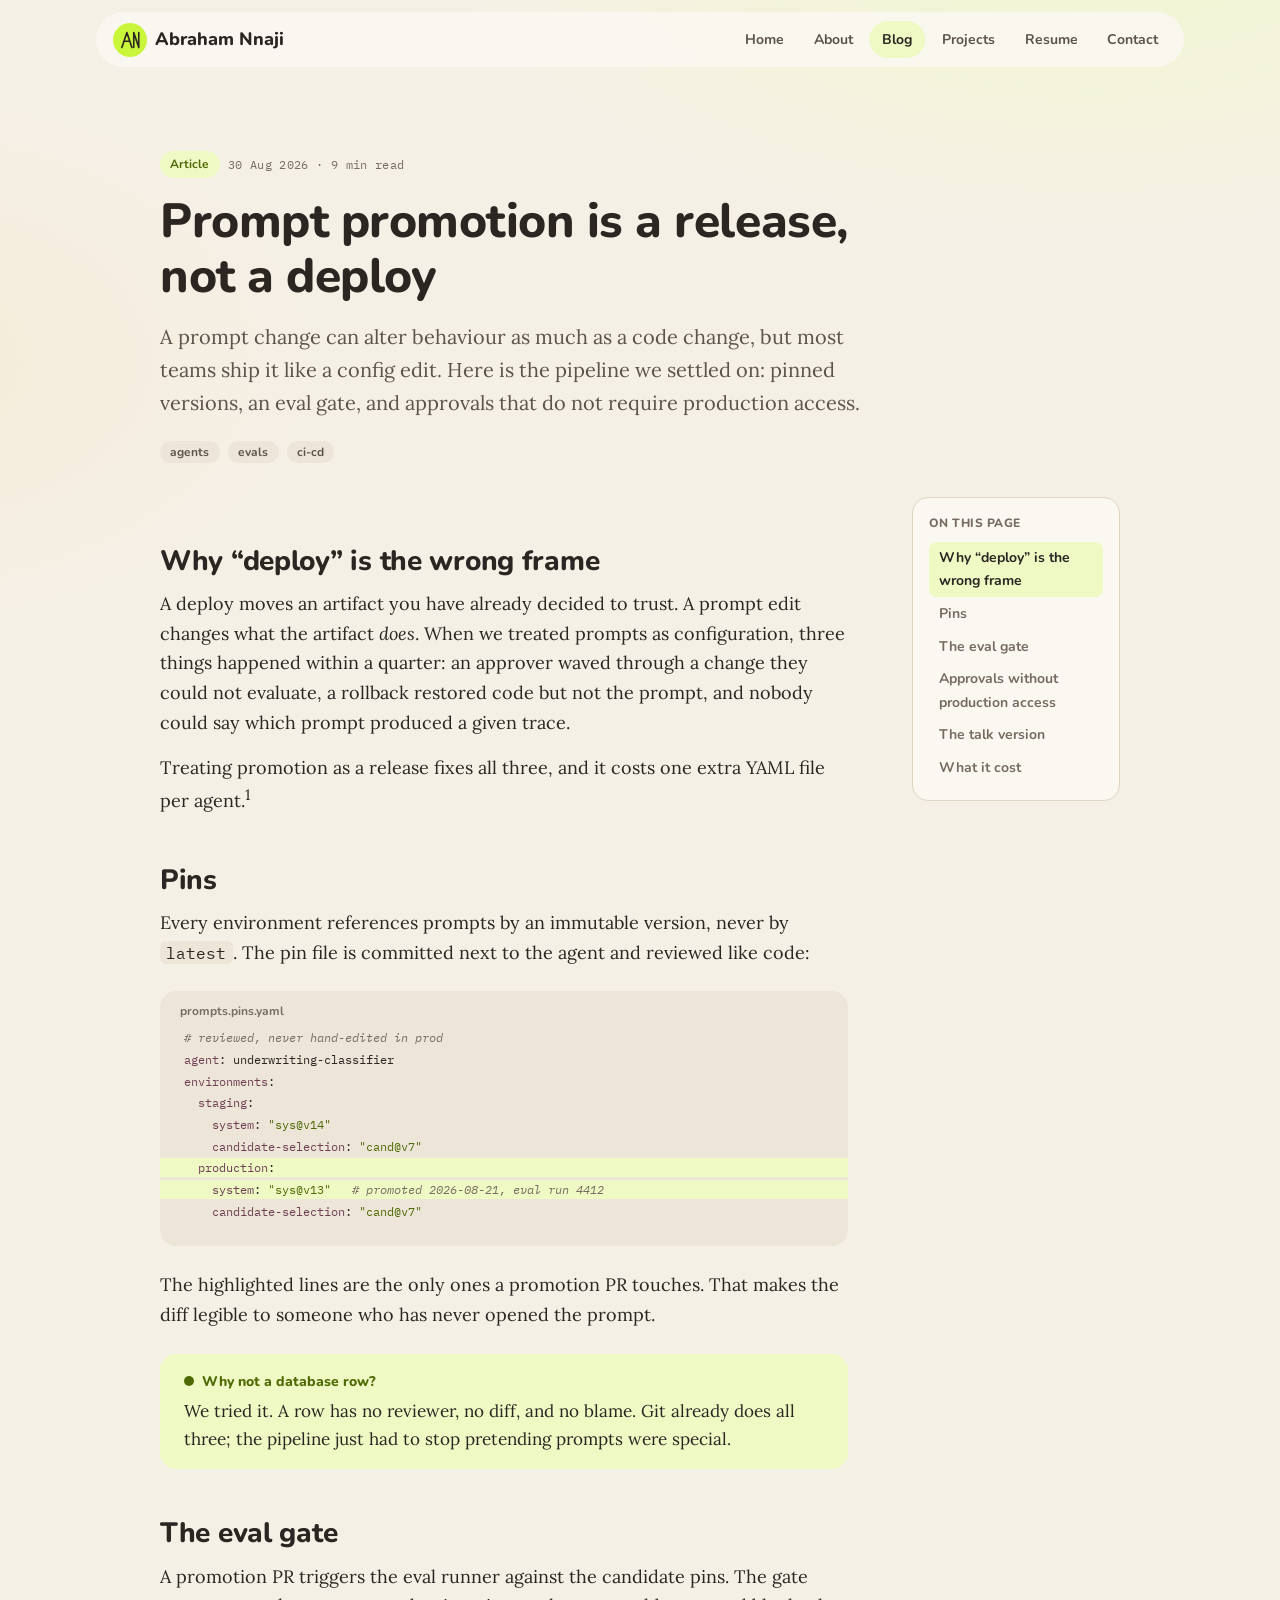
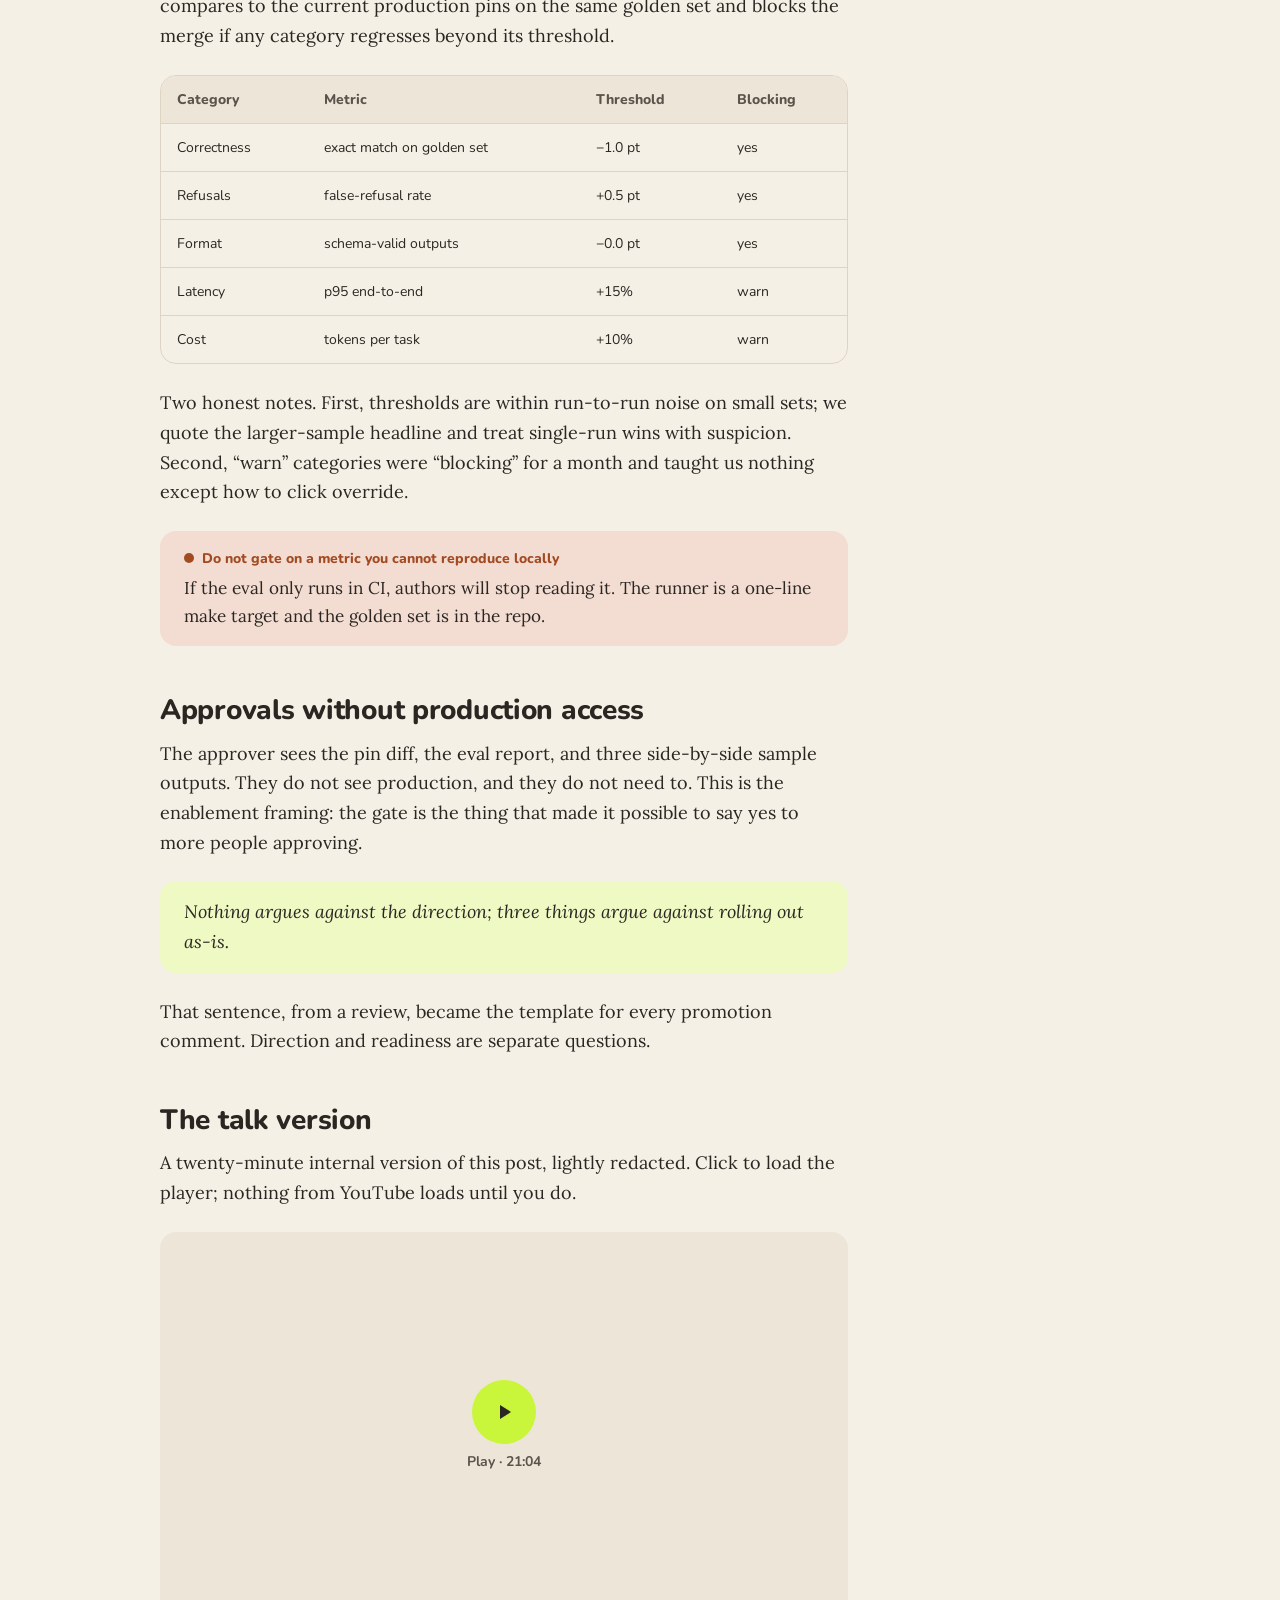
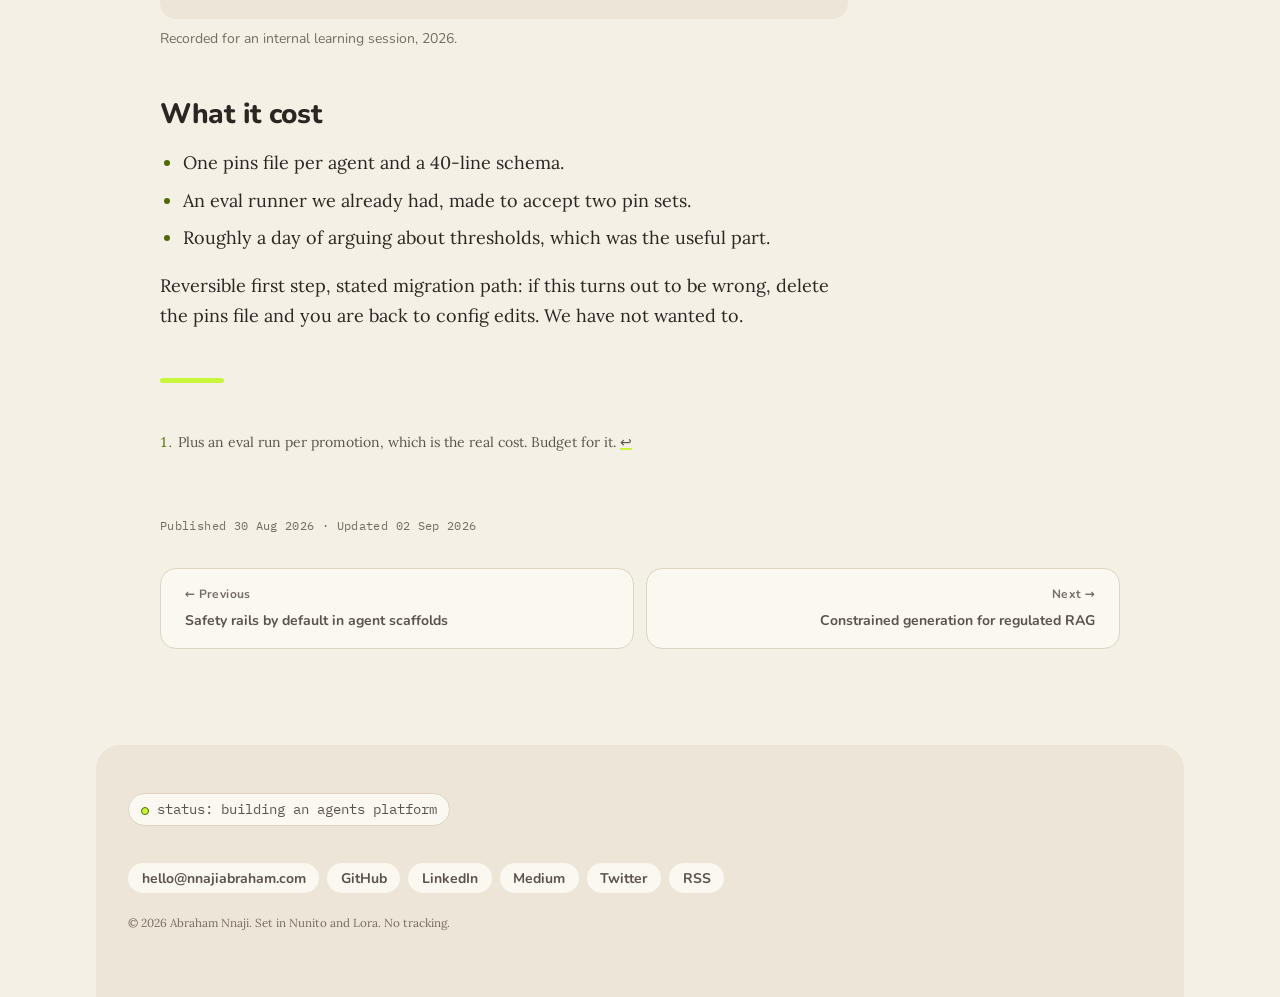
<file: docs/2026-09-site-redesign/mockups/c-greenhouse/blog-post.html>
<!doctype html>
<html lang="en">
<head>
  <meta charset="utf-8">
  <meta name="viewport" content="width=device-width, initial-scale=1">
  <title>Prompt promotion is a release, not a deploy · Abraham Nnaji</title>
  <meta name="description" content="Pins, eval gates, and letting approvers review a diff without production access.">
  <link rel="stylesheet" href="style.css">
</head>
<body>
  <a class="skip" href="#main">Skip to content</a>

  <header class="nav">
    <div class="nav-inner">
      <a class="brand" href="index.html" aria-label="Abraham Nnaji, home">
        <span class="seed"><svg class="monogram" viewBox="0 0 32 32" aria-hidden="true"><path d="M3 28 L11 4 L19 28 M7 18 L15 18 M22 28 L22 4 L30 28 L30 4"/></svg></span>
        <span>Abraham Nnaji</span>
      </a>
      <nav aria-label="Primary">
        <ul class="nav-links">
          <span class="indicator" aria-hidden="true"></span>
          <li><a href="index.html">Home</a></li>
          <li><a href="about.html">About</a></li>
          <li><a href="blog-post.html" aria-current="page">Blog</a></li>
          <li><a href="index.html#projects">Projects</a></li>
          <li><a href="#">Resume</a></li>
          <li><a href="index.html#contact">Contact</a></li>
        </ul>
      </nav>
    </div>
  </header>

  <main id="main" class="container">
    <article class="post">
      <header class="article-head">
        <p class="eyebrow"><span class="pill">Article</span><span class="mono"><time datetime="2026-08-30">30 Aug 2026</time> · 9 min read</span></p>
        <h1>Prompt promotion is a release, not a deploy</h1>
        <p class="lede">A prompt change can alter behaviour as much as a code change, but most teams ship it like a config edit. Here is the pipeline we settled on: pinned versions, an eval gate, and approvals that do not require production access.</p>
        <ul class="tags"><li><a class="tag" href="#">agents</a></li><li><a class="tag" href="#">evals</a></li><li><a class="tag" href="#">ci-cd</a></li></ul>
      </header>

      <div class="article-body">
        <div class="prose">
          <h2 id="wrong-frame">Why “deploy” is the wrong frame</h2>
          <p>A deploy moves an artifact you have already decided to trust. A prompt edit changes what the artifact <em>does</em>. When we treated prompts as configuration, three things happened within a quarter: an approver waved through a change they could not evaluate, a rollback restored code but not the prompt, and nobody could say which prompt produced a given trace.</p>
          <p>Treating promotion as a release fixes all three, and it costs one extra YAML file per agent.<sup id="fnref1"><a href="#fn1">1</a></sup></p>

          <h2 id="pins">Pins</h2>
          <p>Every environment references prompts by an immutable version, never by <code>latest</code>. The pin file is committed next to the agent and reviewed like code:</p>
          <div class="codeblock">
            <span class="lang">prompts.pins.yaml</span>
            <button class="copy" type="button">Copy</button>
<pre><code><span class="tok-c"># reviewed, never hand-edited in prod</span>
<span class="tok-k">agent</span>: underwriting-classifier
<span class="tok-k">environments</span>:
  <span class="tok-k">staging</span>:
    <span class="tok-k">system</span>: <span class="tok-s">"sys@v14"</span>
    <span class="tok-k">candidate-selection</span>: <span class="tok-s">"cand@v7"</span>
<span class="hl">  <span class="tok-k">production</span>:</span>
<span class="hl">    <span class="tok-k">system</span>: <span class="tok-s">"sys@v13"</span>   <span class="tok-c"># promoted 2026-08-21, eval run 4412</span></span>
    <span class="tok-k">candidate-selection</span>: <span class="tok-s">"cand@v7"</span></code></pre>
          </div>
          <p>The highlighted lines are the only ones a promotion PR touches. That makes the diff legible to someone who has never opened the prompt.</p>

          <div class="callout callout-note">
            <p class="callout-title">Why not a database row?</p>
            <p>We tried it. A row has no reviewer, no diff, and no blame. Git already does all three; the pipeline just had to stop pretending prompts were special.</p>
          </div>

          <h2 id="eval-gate">The eval gate</h2>
          <p>A promotion PR triggers the eval runner against the candidate pins. The gate compares to the current production pins on the same golden set and blocks the merge if any category regresses beyond its threshold.</p>
          <table>
            <thead><tr><th>Category</th><th>Metric</th><th>Threshold</th><th>Blocking</th></tr></thead>
            <tbody>
              <tr><td>Correctness</td><td>exact match on golden set</td><td>−1.0 pt</td><td>yes</td></tr>
              <tr><td>Refusals</td><td>false-refusal rate</td><td>+0.5 pt</td><td>yes</td></tr>
              <tr><td>Format</td><td>schema-valid outputs</td><td>−0.0 pt</td><td>yes</td></tr>
              <tr><td>Latency</td><td>p95 end-to-end</td><td>+15%</td><td>warn</td></tr>
              <tr><td>Cost</td><td>tokens per task</td><td>+10%</td><td>warn</td></tr>
            </tbody>
          </table>
          <p>Two honest notes. First, thresholds are within run-to-run noise on small sets; we quote the larger-sample headline and treat single-run wins with suspicion. Second, “warn” categories were “blocking” for a month and taught us nothing except how to click override.</p>

          <div class="callout callout-warn">
            <p class="callout-title">Do not gate on a metric you cannot reproduce locally</p>
            <p>If the eval only runs in CI, authors will stop reading it. The runner is a one-line make target and the golden set is in the repo.</p>
          </div>

          <h2 id="approvals">Approvals without production access</h2>
          <p>The approver sees the pin diff, the eval report, and three side-by-side sample outputs. They do not see production, and they do not need to. This is the enablement framing: the gate is the thing that made it possible to say yes to more people approving.</p>
          <blockquote>Nothing argues against the direction; three things argue against rolling out as-is.</blockquote>
          <p>That sentence, from a review, became the template for every promotion comment. Direction and readiness are separate questions.</p>

          <h2 id="talk">The talk version</h2>
          <p>A twenty-minute internal version of this post, lightly redacted. Click to load the player; nothing from YouTube loads until you do.</p>
          <figure>
            <button class="yt" data-embed="https://www.youtube-nocookie.com/embed/dQw4w9WgXcQ" data-title="Talk: prompt promotion as a release" aria-label="Play video">
              <span><span class="play"><svg viewBox="0 0 24 24" width="24" height="24" fill="currentColor" aria-hidden="true"><path d="M8 5v14l11-7z"/></svg></span>Play · 21:04</span>
            </button>
            <figcaption>Recorded for an internal learning session, 2026.</figcaption>
          </figure>

          <h2 id="cost">What it cost</h2>
          <ul>
            <li>One pins file per agent and a 40-line schema.</li>
            <li>An eval runner we already had, made to accept two pin sets.</li>
            <li>Roughly a day of arguing about thresholds, which was the useful part.</li>
          </ul>
          <p>Reversible first step, stated migration path: if this turns out to be wrong, delete the pins file and you are back to config edits. We have not wanted to.</p>

          <hr>
          <section class="footnotes">
            <ol>
              <li id="fn1">Plus an eval run per promotion, which is the real cost. Budget for it. <a href="#fnref1" aria-label="Back to content">↩</a></li>
            </ol>
          </section>
        </div>

        <nav class="toc" aria-label="On this page">
          <p>On this page</p>
          <ol>
            <li><a href="#wrong-frame">Why “deploy” is the wrong frame</a></li>
            <li><a href="#pins">Pins</a></li>
            <li><a href="#eval-gate">The eval gate</a></li>
            <li><a href="#approvals">Approvals without production access</a></li>
            <li><a href="#talk">The talk version</a></li>
            <li><a href="#cost">What it cost</a></li>
          </ol>
        </nav>
      </div>

      <footer class="article-foot">
        <p class="mono">Published 30 Aug 2026 · Updated 02 Sep 2026</p>
        <nav class="pager" aria-label="Adjacent posts">
          <a href="#"><span class="mono">← Previous</span><span>Safety rails by default in agent scaffolds</span></a>
          <a href="#" class="next"><span class="mono">Next →</span><span>Constrained generation for regulated RAG</span></a>
        </nav>
      </footer>
    </article>
  </main>

  <footer class="footer container">
    <p class="status"><span><span class="dot" aria-hidden="true"></span>status: <span class="cycle" data-items="building an agents platform|listening to lo-fi|flying: PPL in progress|watching the F1 midfield">building an agents platform</span></span></p>
    <ul class="socials">
      <li><a href="mailto:hello@nnajiabraham.com">hello@nnajiabraham.com</a></li>
      <li><a href="https://www.github.com/nnajiabraham">GitHub</a></li>
      <li><a href="https://www.linkedin.com/in/nnajiabraham">LinkedIn</a></li>
      <li><a href="https://www.medium.com/@nnajiabraham">Medium</a></li>
      <li><a href="https://www.twitter.com/nnajiabraham">Twitter</a></li>
      <li><a href="#">RSS</a></li>
    </ul>
    <small>© 2026 Abraham Nnaji. Set in Nunito and Lora. No tracking.</small>
  </footer>

  <script src="app.js"></script>
</body>
</html>
</file>
<file: docs/2026-09-site-redesign/mockups/a-fieldnotes/style.css>
/* Direction A: Fieldnotes. Editorial notebook: serif body, mono marginalia, hairlines. */
@import url("https://fonts.googleapis.com/css2?family=Rubik:wght@400;500;600&family=Source+Serif+4:ital,opsz,wght@0,8..60,400;0,8..60,600;1,8..60,400&family=JetBrains+Mono:wght@400;500&display=swap");

:root {
  --color-paper: #f5f0e6;
  --color-paper-raised: #fbf8f2;
  --color-paper-sunken: #ede6d8;
  --color-line: #ddd4c4;
  --color-ink: #2b2622;
  --color-ink-2: #5c544c;
  --color-ink-3: #766c61;
  --color-accent: #c9f53a;
  --color-accent-soft: #eef9c4;
  --color-accent-ink: #4f6a05;
  --color-accent-ink-2: #3f5604;
  --color-rust: #a24a22;
  --color-rust-soft: #f3ddd2;
  --color-ochre: #8a6415;
  --color-plum: #6f3e55;
  --color-focus: #4f6a05;

  --font-ui: "Rubik", system-ui, sans-serif;
  --font-body: "Source Serif 4", Georgia, serif;
  --font-mono: "JetBrains Mono", ui-monospace, monospace;

  --text-xs: 0.75rem;
  --text-sm: 0.875rem;
  --text-base: clamp(1.0625rem, 1rem + 0.2vw, 1.125rem);
  --text-lg: 1.25rem;
  --text-xl: clamp(1.5rem, 1.2rem + 1vw, 1.75rem);
  --text-2xl: clamp(1.875rem, 1.4rem + 1.6vw, 2.25rem);
  --text-3xl: clamp(2.25rem, 1.6rem + 2.6vw, 3rem);

  --space-1: 0.25rem; --space-2: 0.5rem; --space-3: 0.75rem; --space-4: 1rem;
  --space-5: 1.5rem; --space-6: 2rem; --space-7: 3rem; --space-8: 4rem; --space-9: 6rem;
  --radius-sm: 4px;
  --measure: 65ch;
  --container: 72rem;
  --ease: cubic-bezier(0.2, 0.7, 0.2, 1);
}

*, *::before, *::after { box-sizing: border-box; }
html { background: var(--color-paper); color: var(--color-ink); font-size: 100%; -webkit-text-size-adjust: 100%; }
body {
  margin: 0;
  font-family: var(--font-body);
  font-size: var(--text-base);
  line-height: 1.6;
  font-feature-settings: "kern", "liga", "onum";
}
h1, h2, h3, h4 { font-family: var(--font-ui); font-weight: 500; line-height: 1.15; margin: 0; letter-spacing: -0.01em; }
h1 { font-size: var(--text-3xl); }
h2 { font-size: var(--text-2xl); }
h3 { font-size: var(--text-xl); }
p { margin: 0 0 var(--space-4); }
a { color: inherit; }
img { display: block; max-width: 100%; height: auto; }
code, pre, kbd { font-family: var(--font-mono); font-size: 0.875em; }
:focus-visible { outline: 2px solid var(--color-focus); outline-offset: 3px; border-radius: 2px; }
::selection { background: var(--color-accent); color: var(--color-ink); }

.mono { font-family: var(--font-mono); font-size: var(--text-xs); letter-spacing: 0.04em; text-transform: uppercase; color: var(--color-ink-3); }
.muted { color: var(--color-ink-2); }

/* M1: link underline grows into an accent bar */
.prose a, .link {
  text-decoration: none;
  background-image: linear-gradient(var(--color-accent), var(--color-accent));
  background-repeat: no-repeat;
  background-position: 0 100%;
  background-size: 100% 1px;
  box-shadow: inset 0 -1px 0 var(--color-line);
  transition: background-size 200ms var(--ease), color 200ms var(--ease);
}
.prose a:hover, .link:hover { background-size: 100% 3px; color: var(--color-accent-ink-2); }

.skip { position: absolute; left: var(--space-4); top: -3rem; background: var(--color-ink); color: var(--color-paper); padding: var(--space-2) var(--space-3); font-family: var(--font-ui); font-size: var(--text-sm); transition: top 200ms var(--ease); z-index: 10; }
.skip:focus { top: var(--space-2); }

.container { width: min(100% - 2 * var(--space-5), var(--container)); margin-inline: auto; }

/* Nav */
.nav { position: sticky; top: 0; background: color-mix(in srgb, var(--color-paper) 92%, transparent); backdrop-filter: blur(8px); border-bottom: 1px solid transparent; transition: border-color 200ms; z-index: 5; }
.nav.is-scrolled { border-bottom-color: var(--color-line); }
.nav-inner { display: flex; align-items: center; justify-content: space-between; gap: var(--space-4); padding: var(--space-4) 0; flex-wrap: wrap; }
.brand { display: inline-flex; align-items: center; gap: var(--space-3); text-decoration: none; font-family: var(--font-ui); font-weight: 500; }
.brand svg { width: 28px; height: 28px; }
.monogram path { fill: none; stroke: var(--color-ink); stroke-width: 2.2; stroke-linecap: round; stroke-linejoin: round; stroke-dasharray: 140; stroke-dashoffset: 0; animation: draw 700ms var(--ease) both; }
.brand:hover .monogram path { animation: draw 700ms var(--ease) both; }
@keyframes draw { from { stroke-dashoffset: 140; } to { stroke-dashoffset: 0; } }

.nav-links { position: relative; display: flex; gap: var(--space-5); list-style: none; margin: 0; padding: 0; font-family: var(--font-ui); font-size: var(--text-sm); }
.nav-links a { text-decoration: none; padding: var(--space-1) 0; position: relative; color: var(--color-ink-2); transition: color 150ms; }
.nav-links a:hover, .nav-links a[aria-current="page"] { color: var(--color-ink); }
/* M2: indicator bar slides */
.nav-links .indicator { position: absolute; bottom: -2px; height: 3px; background: var(--color-accent); left: 0; width: 0; transition: transform 250ms var(--ease), width 250ms var(--ease); }

/* Page grid: marginalia column on desktop */
.section { padding: var(--space-8) 0; border-top: 1px solid var(--color-line); }
.section:first-of-type { border-top: 0; }
.grid { display: grid; grid-template-columns: 1fr; gap: var(--space-5); }
@media (min-width: 900px) { .grid { grid-template-columns: 10rem 1fr; gap: var(--space-7); } }
.marginalia { font-family: var(--font-mono); font-size: var(--text-xs); text-transform: uppercase; letter-spacing: 0.04em; color: var(--color-ink-3); padding-top: 0.5rem; }
.marginalia .num { color: var(--color-accent-ink); }

/* Hero */
.hero { padding: var(--space-8) 0 var(--space-7); display: grid; gap: var(--space-6); grid-template-columns: 1fr; align-items: start; animation: fadein 200ms ease-out both; }
@media (min-width: 760px) { .hero { grid-template-columns: 1fr 160px; } }
@keyframes fadein { from { opacity: 0; } to { opacity: 1; } }
.hero h1 { font-weight: 600; margin-bottom: var(--space-3); }
.hero .role { font-family: var(--font-ui); font-size: var(--text-lg); color: var(--color-ink); max-width: 36ch; margin-bottom: var(--space-4); }
.hero .role mark { background: linear-gradient(transparent 55%, var(--color-accent) 55%); color: inherit; padding: 0 0.1em; }
.hero p { max-width: var(--measure); color: var(--color-ink-2); }
.hero figure { margin: 0; justify-self: end; }
.hero figure img { width: 160px; aspect-ratio: 3/4; object-fit: cover; border-radius: var(--radius-sm); filter: grayscale(1); transition: filter 300ms var(--ease); }
@media (hover: hover) { .hero figure:hover img { filter: grayscale(0); } }
@media (hover: none) { .hero figure img { filter: none; } }
.hero figcaption { margin-top: var(--space-2); }

.actions { display: flex; gap: var(--space-3); flex-wrap: wrap; margin-top: var(--space-5); }
/* M4: buttons */
.btn { font-family: var(--font-ui); font-size: var(--text-sm); font-weight: 500; text-decoration: none; padding: 0.65rem 1rem; border-radius: var(--radius-sm); border: 1px solid var(--color-ink); display: inline-flex; align-items: center; gap: var(--space-2); transition: background 150ms, color 150ms, transform 100ms, border-color 150ms; }
.btn-ink { background: var(--color-ink); color: var(--color-paper); }
.btn-ink:hover { background: var(--color-ink-2); border-color: var(--color-ink-2); transform: translateY(-1px); }
.btn-ghost { background: transparent; color: var(--color-ink); border-color: var(--color-line); }
.btn-ghost:hover { border-color: var(--color-ink); background: var(--color-paper-raised); }
.btn:active { transform: translateY(1px); }

/* Post rows (M3) */
.posts { list-style: none; margin: 0; padding: 0; }
.post-row { display: grid; grid-template-columns: 1fr; gap: var(--space-1) var(--space-5); padding: var(--space-4) 0; border-top: 1px solid var(--color-line); }
.post-row:last-child { border-bottom: 1px solid var(--color-line); }
.post-row .mono { white-space: nowrap; }
@media (min-width: 760px) { .post-row { grid-template-columns: 10rem 1fr auto; align-items: baseline; } }
.post-row a { text-decoration: none; font-family: var(--font-ui); font-weight: 500; font-size: var(--text-lg); }
.post-row a span { background: linear-gradient(var(--color-accent), var(--color-accent)) no-repeat 0 100% / 0 45%; transition: background-size 220ms var(--ease); padding: 0 0.1em; }
.post-row:hover a span { background-size: 100% 45%; }
.post-row .arrow { display: inline-block; transition: transform 200ms var(--ease); color: var(--color-ink-3); }
.post-row:hover .arrow { transform: translateX(4px); color: var(--color-ink); }
.post-row .desc { grid-column: 1 / -1; color: var(--color-ink-2); margin: 0; }
@media (min-width: 760px) { .post-row .desc { grid-column: 2 / -1; } }
.more { display: inline-block; margin-top: var(--space-5); font-family: var(--font-ui); font-size: var(--text-sm); }

/* Projects */
.cards { display: grid; gap: 0; grid-template-columns: 1fr; }
@media (min-width: 760px) { .cards { grid-template-columns: repeat(2, 1fr); } }
.card { padding: var(--space-5) 0; border-top: 1px solid var(--color-line); }
@media (min-width: 760px) { .card { padding: var(--space-5); border-left: 1px solid var(--color-line); } .card:nth-child(odd) { border-left: 0; padding-left: 0; } }
.card h3 { font-size: var(--text-lg); margin-bottom: var(--space-2); }
.card p { color: var(--color-ink-2); margin-bottom: var(--space-3); }
.tags { display: flex; gap: var(--space-2); flex-wrap: wrap; list-style: none; padding: 0; margin: 0; }
/* M6: tags */
.tag { font-family: var(--font-mono); font-size: var(--text-xs); letter-spacing: 0.03em; padding: 0.15rem 0.45rem; border: 1px solid var(--color-line); border-radius: var(--radius-sm); color: var(--color-ink-2); text-decoration: none; transition: background 150ms, color 150ms, border-color 150ms; }
.tag:hover { background: var(--color-accent-soft); color: var(--color-accent-ink); border-color: var(--color-accent-soft); }

/* Spotify facade (M9) */
.spotify { display: grid; grid-template-columns: 96px 1fr; gap: var(--space-4); align-items: center; }
.cover { width: 96px; height: 96px; border: 0; border-radius: var(--radius-sm); cursor: pointer; background: var(--color-ink); color: var(--color-accent); display: grid; place-items: center; position: relative; overflow: hidden; transition: transform 150ms var(--ease); }
.cover:hover { transform: scale(1.02); }
.cover::before { content: ""; position: absolute; inset: 0; background: repeating-linear-gradient(135deg, transparent 0 6px, rgba(201, 245, 58, 0.12) 6px 7px); }
.cover svg { width: 28px; height: 28px; position: relative; }
.spotify iframe { width: 100%; height: 152px; border: 0; border-radius: var(--radius-sm); animation: fadein 200ms ease-out; grid-column: 1 / -1; }

/* Now / status line (M10) */
.status { font-family: var(--font-mono); font-size: var(--text-sm); color: var(--color-ink-2); display: flex; gap: var(--space-3); flex-wrap: wrap; }
.status .dot { display: inline-block; width: 8px; height: 8px; border-radius: 50%; background: var(--color-accent); border: 1px solid var(--color-accent-ink); margin-right: var(--space-2); vertical-align: middle; }
.status > span + span::before { content: "·"; color: var(--color-ink-3); margin-right: var(--space-3); }
.status > span + .cycle::before { content: none; }
.status .cycle { transition: opacity 300ms; }
.status .cycle.is-fading { opacity: 0; }

/* Footer */
.footer { border-top: 1px solid var(--color-line); padding: var(--space-7) 0 var(--space-8); margin-top: var(--space-8); display: grid; gap: var(--space-5); font-size: var(--text-sm); }
.socials { display: flex; gap: var(--space-4); flex-wrap: wrap; list-style: none; margin: 0; padding: 0; font-family: var(--font-ui); }
.socials a { text-decoration: none; color: var(--color-ink-2); transition: color 150ms; }
.socials a:hover { color: var(--color-accent-ink-2); }
.footer small { color: var(--color-ink-3); }

/* Prose (blog + about) */
.prose { max-width: var(--measure); }
.prose h2 { font-size: var(--text-xl); margin: var(--space-7) 0 var(--space-3); scroll-margin-top: 5rem; }
.prose h3 { font-size: var(--text-lg); margin: var(--space-6) 0 var(--space-2); }
.prose h2 .anchor { color: var(--color-line); text-decoration: none; margin-left: 0.35em; box-shadow: none; background: none; }
.prose h2:hover .anchor { color: var(--color-accent-ink); }
.prose ul, .prose ol { padding-left: 1.25em; }
.prose li { margin-bottom: var(--space-2); }
.prose li::marker { color: var(--color-accent-ink); }
.prose blockquote { margin: var(--space-5) 0; padding-left: var(--space-4); border-left: 3px solid var(--color-accent); color: var(--color-ink-2); font-style: italic; }
.prose :not(pre) > code { background: var(--color-paper-sunken); padding: 0.1em 0.35em; border-radius: var(--radius-sm); }
.prose table { width: 100%; border-collapse: collapse; font-size: var(--text-sm); margin: var(--space-5) 0; font-family: var(--font-ui); }
.prose th, .prose td { text-align: left; padding: var(--space-2) var(--space-3); border-bottom: 1px solid var(--color-line); vertical-align: top; }
.prose th { font-weight: 500; color: var(--color-ink-2); font-family: var(--font-mono); font-size: var(--text-xs); text-transform: uppercase; letter-spacing: 0.04em; }
.prose tbody tr:nth-child(even) { background: var(--color-paper-raised); }
.prose figure { margin: var(--space-5) 0; }
.prose figcaption { font-size: var(--text-sm); color: var(--color-ink-3); margin-top: var(--space-2); font-family: var(--font-ui); }
.prose hr { border: 0; border-top: 1px solid var(--color-line); margin: var(--space-7) 0; }
.prose sup a { box-shadow: none; background: none; font-family: var(--font-ui); }
.footnotes { font-size: var(--text-sm); color: var(--color-ink-2); }

/* Code block with copy (M7) */
.codeblock { position: relative; margin: var(--space-5) 0; }
.codeblock pre { margin: 0; padding: var(--space-4); background: var(--color-paper-sunken); border-radius: var(--radius-sm); overflow-x: auto; line-height: 1.55; font-size: var(--text-sm); }
.codeblock .lang { position: absolute; top: 0.5rem; left: 0.75rem; font-family: var(--font-mono); font-size: var(--text-xs); color: var(--color-ink-3); text-transform: uppercase; letter-spacing: 0.04em; }
.codeblock pre { padding-top: 2rem; }
.copy { position: absolute; top: 0.4rem; right: 0.5rem; font-family: var(--font-ui); font-size: var(--text-xs); padding: 0.2rem 0.5rem; border: 1px solid var(--color-line); background: var(--color-paper-raised); border-radius: var(--radius-sm); color: var(--color-ink-2); cursor: pointer; opacity: 0; transition: opacity 150ms, color 150ms; }
.codeblock:hover .copy, .codeblock:focus-within .copy, .copy.is-done { opacity: 1; }
.copy.is-done { color: var(--color-accent-ink); border-color: var(--color-accent-ink); }
.copy.is-done::before { content: ""; display: inline-block; width: 6px; height: 6px; border-radius: 50%; background: var(--color-accent); border: 1px solid var(--color-accent-ink); margin-right: 0.35rem; }
.hl { background: var(--color-accent-soft); display: inline-block; width: 100%; margin: 0 -1rem; padding: 0 1rem; }
.tok-k { color: var(--color-plum); } .tok-s { color: var(--color-accent-ink); } .tok-c { color: var(--color-ink-3); font-style: italic; } .tok-n { color: var(--color-rust); }

/* Callouts */
.callout { border: 1px solid var(--color-line); border-left-width: 3px; border-radius: var(--radius-sm); padding: var(--space-4) var(--space-4) var(--space-2); margin: var(--space-5) 0; background: var(--color-paper-raised); font-size: 0.95em; }
.callout .callout-title { font-family: var(--font-ui); font-weight: 500; font-size: var(--text-sm); margin-bottom: var(--space-2); display: flex; align-items: center; gap: var(--space-2); }
.callout-note { border-left-color: var(--color-accent-ink); }
.callout-tip { border-left-color: var(--color-ochre); }
.callout-warn { border-left-color: var(--color-rust); }
.callout .callout-title::before { content: ""; width: 8px; height: 8px; border-radius: 50%; background: currentColor; }
.callout-note .callout-title { color: var(--color-accent-ink); } .callout-tip .callout-title { color: var(--color-ochre); } .callout-warn .callout-title { color: var(--color-rust); }
.callout p:last-child { margin-bottom: var(--space-2); }
.callout p { color: var(--color-ink); }

/* YouTube facade */
.yt { position: relative; aspect-ratio: 16/9; background: var(--color-paper-sunken); border-radius: var(--radius-sm); overflow: hidden; border: 0; width: 100%; cursor: pointer; display: grid; place-items: center; color: var(--color-ink-2); font-family: var(--font-ui); font-size: var(--text-sm); }
.yt .play { width: 56px; height: 40px; background: var(--color-ink); border-radius: var(--radius-sm); display: grid; place-items: center; color: var(--color-accent); margin-bottom: var(--space-2); transition: transform 150ms var(--ease); }
.yt:hover .play { transform: scale(1.05); }

/* Article layout with TOC (M11) */
article.post { max-width: 62rem; margin-inline: auto; }
.article-head { padding: var(--space-8) 0 var(--space-6); border-bottom: 1px solid var(--color-line); }
.eyebrow { display: flex; gap: var(--space-3); flex-wrap: wrap; margin-bottom: var(--space-4); }
.article-head h1 { max-width: 24ch; margin-bottom: var(--space-4); }
.lede { font-size: var(--text-lg); color: var(--color-ink-2); max-width: var(--measure); }
.article-body { display: grid; gap: var(--space-6); padding-top: var(--space-6); grid-template-columns: 1fr; }
@media (min-width: 1024px) { .article-body { grid-template-columns: minmax(0, var(--measure)) 14rem; gap: var(--space-8); } }
.toc { position: sticky; top: 5rem; align-self: start; font-family: var(--font-ui); font-size: var(--text-sm); display: none; }
@media (min-width: 1024px) { .toc { display: block; } }
.toc ol { list-style: none; margin: var(--space-2) 0 0; padding: 0; border-left: 1px solid var(--color-line); }
.toc a { display: block; padding: 0.3rem 0 0.3rem var(--space-3); text-decoration: none; color: var(--color-ink-3); border-left: 3px solid transparent; margin-left: -1px; transition: color 150ms, border-color 150ms; }
.toc a:hover { color: var(--color-ink); }
.toc a.is-active { color: var(--color-ink); border-left-color: var(--color-accent); }
.article-foot { border-top: 1px solid var(--color-line); margin-top: var(--space-7); padding-top: var(--space-5); display: grid; gap: var(--space-4); }
.pager { display: flex; justify-content: space-between; gap: var(--space-4); font-family: var(--font-ui); font-size: var(--text-sm); flex-wrap: wrap; }
.pager a { text-decoration: none; color: var(--color-ink-2); max-width: 30ch; }
.pager a:hover { color: var(--color-ink); }

/* About */
.about-head { display: grid; gap: var(--space-5); padding: var(--space-8) 0 var(--space-6); grid-template-columns: 1fr; align-items: end; }
@media (min-width: 760px) { .about-head { grid-template-columns: 1fr 200px; } }
.about-head img { width: 200px; aspect-ratio: 3/4; object-fit: cover; border-radius: var(--radius-sm); filter: grayscale(1); transition: filter 300ms; justify-self: end; }
@media (hover: hover) { .about-head img:hover { filter: none; } }
.aside-fig { margin: var(--space-4) 0; }
@media (min-width: 900px) {
  .aside-fig { width: 260px; }
  .aside-fig.right { float: right; margin: 0.35rem -6rem var(--space-4) var(--space-5); }
  .aside-fig.left { float: left; margin: 0.35rem var(--space-5) var(--space-4) -6rem; }
}
.aside-fig img { border-radius: var(--radius-sm); aspect-ratio: 4/5; object-fit: cover; }
.aside-fig figcaption { font-family: var(--font-mono); font-size: var(--text-xs); color: var(--color-ink-3); margin-top: var(--space-2); text-transform: uppercase; letter-spacing: 0.04em; }
.clear { clear: both; }
.how li strong { font-family: var(--font-ui); font-weight: 500; }

@media (prefers-reduced-motion: reduce) {
  *, *::before, *::after { animation: none !important; transition: none !important; }
  .monogram path { stroke-dashoffset: 0; }
}
</file>
<file: docs/2026-09-site-redesign/mockups/b-groundcrew/style.css>
/* Direction B: Groundcrew. Structured, instrument-panel calm: one superfamily, mono telemetry labels, bordered panels. */
@import url("https://fonts.googleapis.com/css2?family=Red+Hat+Display:wght@500;700&family=Red+Hat+Text:ital,wght@0,400;0,500;1,400&family=Red+Hat+Mono:wght@400;500&display=swap");

:root {
  --color-paper: #f5f0e6;
  --color-paper-raised: #fbf8f2;
  --color-paper-sunken: #ede6d8;
  --color-line: #ddd4c4;
  --color-ink: #2b2622;
  --color-ink-2: #5c544c;
  --color-ink-3: #766c61;
  --color-accent: #c9f53a;
  --color-accent-soft: #eef9c4;
  --color-accent-ink: #4f6a05;
  --color-accent-ink-2: #3f5604;
  --color-rust: #a24a22;
  --color-rust-soft: #f3ddd2;
  --color-ochre: #8a6415;
  --color-ochre-soft: #f4e7c9;
  --color-plum: #6f3e55;
  --color-focus: #4f6a05;

  --font-ui: "Red Hat Display", system-ui, sans-serif;
  --font-body: "Red Hat Text", system-ui, sans-serif;
  --font-mono: "Red Hat Mono", ui-monospace, monospace;

  --text-xs: 0.75rem;
  --text-sm: 0.875rem;
  --text-base: clamp(1.0625rem, 1rem + 0.2vw, 1.125rem);
  --text-lg: 1.25rem;
  --text-xl: clamp(1.5rem, 1.2rem + 1vw, 1.75rem);
  --text-2xl: clamp(1.875rem, 1.4rem + 1.6vw, 2.25rem);
  --text-3xl: clamp(2.25rem, 1.6rem + 2.6vw, 3rem);

  --space-1: 0.25rem; --space-2: 0.5rem; --space-3: 0.75rem; --space-4: 1rem;
  --space-5: 1.5rem; --space-6: 2rem; --space-7: 3rem; --space-8: 4rem; --space-9: 6rem;
  --radius-sm: 4px; --radius-md: 8px;
  --measure: 65ch;
  --container: 72rem;
  --ease: cubic-bezier(0.2, 0.7, 0.2, 1);
}

*, *::before, *::after { box-sizing: border-box; }
html { background: var(--color-paper); color: var(--color-ink); -webkit-text-size-adjust: 100%; }
body { margin: 0; font-family: var(--font-body); font-size: var(--text-base); line-height: 1.6; }
h1, h2, h3, h4 { font-family: var(--font-ui); font-weight: 700; line-height: 1.1; margin: 0; letter-spacing: -0.02em; }
h1 { font-size: var(--text-3xl); }
h2 { font-size: var(--text-2xl); }
h3 { font-size: var(--text-xl); }
p { margin: 0 0 var(--space-4); }
a { color: inherit; }
img { display: block; max-width: 100%; height: auto; }
code, pre, kbd { font-family: var(--font-mono); font-size: 0.875em; }
:focus-visible { outline: 2px solid var(--color-focus); outline-offset: 3px; border-radius: 2px; }
::selection { background: var(--color-accent); color: var(--color-ink); }

.mono { font-family: var(--font-mono); font-size: var(--text-xs); letter-spacing: 0.06em; text-transform: uppercase; color: var(--color-ink-3); }
.muted { color: var(--color-ink-2); }
.container { width: min(100% - 2 * var(--space-5), var(--container)); margin-inline: auto; }

/* M1: links */
.prose a, .link { text-decoration: none; background: linear-gradient(var(--color-accent), var(--color-accent)) no-repeat 0 100% / 100% 1px; box-shadow: inset 0 -1px 0 var(--color-line); transition: background-size 200ms var(--ease), color 200ms; }
.prose a:hover, .link:hover { background-size: 100% 3px; color: var(--color-accent-ink-2); }

.skip { position: absolute; left: var(--space-4); top: -3rem; background: var(--color-ink); color: var(--color-paper); padding: var(--space-2) var(--space-3); font-family: var(--font-ui); font-size: var(--text-sm); transition: top 200ms var(--ease); z-index: 10; }
.skip:focus { top: var(--space-2); }

/* Top strip + nav */
.strip { border-bottom: 1px solid var(--color-line); font-family: var(--font-mono); font-size: var(--text-xs); letter-spacing: 0.06em; text-transform: uppercase; color: var(--color-ink-3); }
.strip .container { display: flex; justify-content: space-between; gap: var(--space-4); padding: var(--space-2) 0; }
.strip .dot { display: inline-block; width: 7px; height: 7px; border-radius: 50%; background: var(--color-accent); border: 1px solid var(--color-accent-ink); margin-right: var(--space-2); vertical-align: -1px; }
.nav { position: sticky; top: 0; background: color-mix(in srgb, var(--color-paper) 94%, transparent); backdrop-filter: blur(8px); border-bottom: 1px solid transparent; transition: border-color 200ms; z-index: 5; }
.nav.is-scrolled { border-bottom-color: var(--color-line); }
.nav-inner { display: flex; align-items: center; justify-content: space-between; gap: var(--space-4); padding: var(--space-3) 0; flex-wrap: wrap; }
.brand { display: inline-flex; align-items: center; gap: var(--space-3); text-decoration: none; font-family: var(--font-ui); font-weight: 700; }
.brand .plate { width: 34px; height: 34px; border: 1.5px solid var(--color-ink); border-radius: var(--radius-sm); display: grid; place-items: center; }
.brand svg { width: 22px; height: 22px; }
.monogram path { fill: none; stroke: var(--color-ink); stroke-width: 2.4; stroke-linecap: round; stroke-linejoin: round; stroke-dasharray: 140; animation: draw 700ms var(--ease) both; }
.brand:hover .monogram path { animation: draw 700ms var(--ease) both; }
@keyframes draw { from { stroke-dashoffset: 140; } to { stroke-dashoffset: 0; } }
.nav-links { position: relative; display: flex; gap: var(--space-1); list-style: none; margin: 0; padding: 0; font-family: var(--font-ui); font-size: var(--text-sm); font-weight: 500; }
.nav-links a { display: block; text-decoration: none; padding: 0.4rem 0.7rem; border-radius: var(--radius-sm); color: var(--color-ink-2); transition: color 150ms, background 150ms; }
.nav-links a:hover { color: var(--color-ink); background: var(--color-paper-sunken); }
.nav-links a[aria-current="page"] { color: var(--color-ink); }
.nav-links .indicator { position: absolute; bottom: -1px; height: 3px; left: 0; width: 0; background: var(--color-accent); transition: transform 250ms var(--ease), width 250ms var(--ease); }

/* Section header with index */
.sec { padding: var(--space-8) 0 0; }
.sec-head { display: flex; align-items: baseline; gap: var(--space-4); margin-bottom: var(--space-5); }
.sec-head .idx { font-family: var(--font-mono); font-size: var(--text-xs); letter-spacing: 0.06em; color: var(--color-accent-ink); background: var(--color-accent-soft); padding: 0.15rem 0.5rem; border-radius: var(--radius-sm); }
.sec-head::after { content: ""; flex: 1; height: 1px; background: var(--color-line); align-self: center; }
.sec-head .aside { font-family: var(--font-mono); font-size: var(--text-xs); color: var(--color-ink-3); text-transform: uppercase; letter-spacing: 0.06em; }

/* Hero with data plate */
.hero { display: grid; gap: var(--space-6); padding: var(--space-8) 0 var(--space-6); grid-template-columns: 1fr; animation: fadein 200ms ease-out both; }
@media (min-width: 900px) { .hero { grid-template-columns: 1.4fr 1fr; align-items: start; } }
@keyframes fadein { from { opacity: 0; } to { opacity: 1; } }
.hero h1 { margin: var(--space-3) 0 var(--space-4); }
.hero h1 .stripe { display: block; width: 4rem; height: 4px; background: var(--color-accent); border-bottom: 1px solid var(--color-rust); margin-bottom: var(--space-4); }
.hero .role { font-family: var(--font-ui); font-weight: 500; font-size: var(--text-xl); line-height: 1.3; max-width: 30ch; margin-bottom: var(--space-4); letter-spacing: -0.01em; }
.hero p.intro { color: var(--color-ink-2); max-width: var(--measure); }
.plate-card { border: 1px solid var(--color-line); border-radius: var(--radius-md); background: var(--color-paper-raised); display: grid; grid-template-columns: 1fr 120px; gap: var(--space-4); padding: var(--space-4); align-items: start; position: relative; }
.plate-card::before, .plate-card::after { content: ""; position: absolute; width: 10px; height: 10px; border: 1px solid var(--color-ink-3); }
.plate-card::before { top: -1px; left: -1px; border-right: 0; border-bottom: 0; border-top-left-radius: var(--radius-md); }
.plate-card::after { bottom: -1px; right: -1px; border-left: 0; border-top: 0; border-bottom-right-radius: var(--radius-md); }
.kv { margin: 0; display: grid; grid-template-columns: auto 1fr; gap: var(--space-2) var(--space-4); font-size: var(--text-sm); }
.kv dt { font-family: var(--font-mono); font-size: var(--text-xs); text-transform: uppercase; letter-spacing: 0.06em; color: var(--color-ink-3); padding-top: 0.15rem; }
.kv dd { margin: 0; color: var(--color-ink); }
.kv .live::before { content: ""; display: inline-block; width: 7px; height: 7px; border-radius: 50%; background: var(--color-accent); border: 1px solid var(--color-accent-ink); margin-right: var(--space-2); vertical-align: 1px; }
.plate-card img { width: 120px; aspect-ratio: 3/4; object-fit: cover; border-radius: var(--radius-sm); filter: grayscale(1); transition: filter 300ms var(--ease); }
@media (hover: hover) { .plate-card:hover img { filter: none; } }
@media (hover: none) { .plate-card img { filter: none; } }

.actions { display: flex; gap: var(--space-3); flex-wrap: wrap; margin-top: var(--space-5); }
.btn { font-family: var(--font-ui); font-weight: 700; font-size: var(--text-sm); text-decoration: none; padding: 0.7rem 1.1rem; border-radius: var(--radius-sm); border: 1px solid var(--color-ink); display: inline-flex; align-items: center; gap: var(--space-2); transition: background 150ms, color 150ms, transform 100ms, border-color 150ms; }
.btn-ink { background: var(--color-ink); color: var(--color-paper); }
.btn-ink:hover { background: var(--color-ink-2); border-color: var(--color-ink-2); transform: translateY(-1px); }
.btn-ghost { background: transparent; border-color: var(--color-line); color: var(--color-ink); }
.btn-ghost:hover { border-color: var(--color-ink); background: var(--color-paper-raised); }
.btn:active { transform: translateY(1px); }

/* Manifest table for posts (M3) */
.manifest { border: 1px solid var(--color-line); border-radius: var(--radius-md); overflow: hidden; }
.manifest-head, .manifest-row { display: grid; grid-template-columns: 1fr; gap: var(--space-1) var(--space-4); padding: var(--space-3) var(--space-4); }
@media (min-width: 760px) { .manifest-head, .manifest-row { grid-template-columns: 7.5rem 1fr 10rem 4.5rem; align-items: baseline; } }
.manifest-head { display: none; background: var(--color-paper-sunken); border-bottom: 1px solid var(--color-line); }
@media (min-width: 760px) { .manifest-head { display: grid; } }
.manifest-row { border-top: 1px solid var(--color-line); text-decoration: none; transition: background 150ms; }
.manifest-row:first-of-type { border-top: 0; }
.manifest-row:hover { background: var(--color-paper-raised); }
.manifest-row .title { font-family: var(--font-ui); font-weight: 700; font-size: var(--text-lg); letter-spacing: -0.01em; }
.manifest-row .title span { background: linear-gradient(var(--color-accent), var(--color-accent)) no-repeat 0 100% / 0 40%; transition: background-size 220ms var(--ease); }
.manifest-row:hover .title span { background-size: 100% 40%; }
.manifest-row .desc { color: var(--color-ink-2); font-size: var(--text-sm); margin: 0; }
@media (min-width: 760px) { .manifest-row .desc { grid-column: 2; } }
.manifest-row .time { font-family: var(--font-mono); font-size: var(--text-xs); color: var(--color-ink-3); text-align: right; }
.manifest-row .time::after { content: " →"; display: inline-block; transition: transform 200ms var(--ease); }
.manifest-row:hover .time::after { transform: translateX(4px); }
.tags { display: flex; gap: var(--space-2); flex-wrap: wrap; list-style: none; padding: 0; margin: 0; }
.tag { font-family: var(--font-mono); font-size: var(--text-xs); letter-spacing: 0.04em; padding: 0.15rem 0.5rem; border: 1px solid var(--color-line); border-radius: var(--radius-sm); color: var(--color-ink-2); text-decoration: none; transition: background 150ms, color 150ms, border-color 150ms; }
.tag:hover { background: var(--color-accent-soft); color: var(--color-accent-ink); border-color: var(--color-accent-soft); }
.more { display: inline-block; margin-top: var(--space-4); font-family: var(--font-ui); font-weight: 500; font-size: var(--text-sm); }

/* Panels grid */
.panels { display: grid; gap: var(--space-4); grid-template-columns: 1fr; }
@media (min-width: 760px) { .panels { grid-template-columns: repeat(2, 1fr); } }
.panel { border: 1px solid var(--color-line); border-radius: var(--radius-md); padding: var(--space-5); background: var(--color-paper-raised); transition: transform 200ms var(--ease), border-color 200ms; display: grid; gap: var(--space-3); align-content: start; }
.panel:hover { transform: translateY(-2px); border-color: var(--color-ink-3); }
.panel .label { font-family: var(--font-mono); font-size: var(--text-xs); text-transform: uppercase; letter-spacing: 0.06em; color: var(--color-ink-3); display: flex; justify-content: space-between; }
.panel h3 { font-size: var(--text-lg); }
.panel p { color: var(--color-ink-2); margin: 0; }
.panel--accent { border-color: var(--color-accent); background: var(--color-accent-soft); }
.panel--accent .label { color: var(--color-accent-ink); }

/* Spotify facade (M9) */
.spotify { display: grid; grid-template-columns: 88px 1fr; gap: var(--space-4); align-items: center; }
.cover { width: 88px; height: 88px; border: 1px solid var(--color-ink); border-radius: var(--radius-sm); cursor: pointer; background: var(--color-ink); color: var(--color-accent); display: grid; place-items: center; position: relative; overflow: hidden; transition: transform 150ms var(--ease); }
.cover:hover { transform: scale(1.03); }
.cover::before { content: ""; position: absolute; inset: 8px; border: 1px solid rgba(201, 245, 58, 0.35); border-radius: 50%; }
.cover svg { width: 24px; height: 24px; position: relative; }
[data-embed-host] iframe { width: 100%; height: 152px; border: 0; border-radius: var(--radius-sm); animation: fadein 200ms ease-out; }

/* Status (M10) */
.status { font-family: var(--font-mono); font-size: var(--text-sm); color: var(--color-ink-2); display: flex; gap: var(--space-3); flex-wrap: wrap; }
.status > span + span::before { content: "/"; color: var(--color-line); margin-right: var(--space-3); }
.status .cycle { transition: opacity 300ms; }
.status .cycle.is-fading { opacity: 0; }
.status .dot { display: inline-block; width: 8px; height: 8px; border-radius: 50%; background: var(--color-accent); border: 1px solid var(--color-accent-ink); margin-right: var(--space-2); vertical-align: middle; }

/* Footer */
.footer { border-top: 1px solid var(--color-line); margin-top: var(--space-9); padding: var(--space-6) 0 var(--space-8); display: grid; gap: var(--space-4); font-size: var(--text-sm); }
.footer .row { display: flex; justify-content: space-between; gap: var(--space-4); flex-wrap: wrap; }
.socials { display: flex; gap: var(--space-4); flex-wrap: wrap; list-style: none; margin: 0; padding: 0; font-family: var(--font-ui); font-weight: 500; }
.socials a { text-decoration: none; color: var(--color-ink-2); transition: color 150ms; }
.socials a:hover { color: var(--color-accent-ink-2); }
.footer small { color: var(--color-ink-3); font-family: var(--font-mono); font-size: var(--text-xs); }

/* Prose */
.prose { max-width: var(--measure); }
.prose h2 { font-size: var(--text-xl); margin: var(--space-7) 0 var(--space-3); scroll-margin-top: 5rem; display: flex; align-items: baseline; gap: var(--space-3); }
.prose h2 .n { font-family: var(--font-mono); font-size: var(--text-xs); color: var(--color-accent-ink); letter-spacing: 0.06em; }
.prose h3 { font-size: var(--text-lg); margin: var(--space-6) 0 var(--space-2); }
.prose ul, .prose ol { padding-left: 1.25em; }
.prose li { margin-bottom: var(--space-2); }
.prose li::marker { color: var(--color-accent-ink); }
.prose blockquote { margin: var(--space-5) 0; padding: var(--space-3) var(--space-4); border: 1px solid var(--color-line); border-left: 3px solid var(--color-accent); border-radius: var(--radius-sm); color: var(--color-ink-2); }
.prose :not(pre) > code { background: var(--color-paper-sunken); padding: 0.1em 0.35em; border-radius: var(--radius-sm); }
.prose table { width: 100%; border-collapse: separate; border-spacing: 0; font-size: var(--text-sm); margin: var(--space-5) 0; border: 1px solid var(--color-line); border-radius: var(--radius-md); overflow: hidden; }
.prose th, .prose td { text-align: left; padding: var(--space-2) var(--space-3); border-bottom: 1px solid var(--color-line); vertical-align: top; }
.prose th { background: var(--color-paper-sunken); font-family: var(--font-mono); font-weight: 500; font-size: var(--text-xs); text-transform: uppercase; letter-spacing: 0.06em; color: var(--color-ink-2); }
.prose tr:last-child td { border-bottom: 0; }
.prose figure { margin: var(--space-5) 0; }
.prose figcaption { font-size: var(--text-sm); color: var(--color-ink-3); margin-top: var(--space-2); }
.prose hr { border: 0; border-top: 1px solid var(--color-line); margin: var(--space-7) 0; }
.prose sup a { box-shadow: none; background: none; }
.footnotes { font-size: var(--text-sm); color: var(--color-ink-2); }

/* Code (M7) */
.codeblock { margin: var(--space-5) 0; border: 1px solid var(--color-line); border-radius: var(--radius-md); overflow: hidden; }
.codebar { display: flex; justify-content: space-between; align-items: center; padding: 0.35rem 0.5rem 0.35rem 0.75rem; background: var(--color-paper-sunken); border-bottom: 1px solid var(--color-line); font-family: var(--font-mono); font-size: var(--text-xs); color: var(--color-ink-2); }
.codeblock pre { margin: 0; padding: var(--space-4); background: var(--color-paper-raised); overflow-x: auto; line-height: 1.55; font-size: var(--text-sm); }
.copy { font-family: var(--font-ui); font-weight: 500; font-size: var(--text-xs); padding: 0.2rem 0.55rem; border: 1px solid var(--color-line); background: var(--color-paper); border-radius: var(--radius-sm); color: var(--color-ink-2); cursor: pointer; transition: color 150ms, border-color 150ms; }
.copy:hover { border-color: var(--color-ink); color: var(--color-ink); }
.copy.is-done { color: var(--color-accent-ink); border-color: var(--color-accent-ink); }
.copy.is-done::before { content: ""; display: inline-block; width: 6px; height: 6px; border-radius: 50%; background: var(--color-accent); border: 1px solid var(--color-accent-ink); margin-right: 0.35rem; }
.hl { background: var(--color-accent-soft); display: inline-block; width: calc(100% + 2rem); margin: 0 -1rem; padding: 0 1rem; box-shadow: inset 3px 0 0 var(--color-accent); }
.tok-k { color: var(--color-plum); } .tok-s { color: var(--color-accent-ink); } .tok-c { color: var(--color-ink-3); font-style: italic; } .tok-n { color: var(--color-rust); }

/* Callouts */
.callout { border: 1px solid var(--color-line); border-radius: var(--radius-md); padding: var(--space-4); margin: var(--space-5) 0; background: var(--color-paper-raised); font-size: 0.95em; display: grid; grid-template-columns: auto 1fr; gap: var(--space-3); align-items: start; }
.callout .kind { font-family: var(--font-mono); font-size: var(--text-xs); text-transform: uppercase; letter-spacing: 0.06em; padding: 0.15rem 0.5rem; border-radius: var(--radius-sm); margin-top: 0.2rem; }
.callout-note .kind { background: var(--color-accent-soft); color: var(--color-accent-ink); }
.callout-tip .kind { background: var(--color-ochre-soft); color: var(--color-ochre); }
.callout-warn .kind { background: var(--color-rust-soft); color: var(--color-rust); }
.callout .callout-title { font-family: var(--font-ui); font-weight: 700; margin-bottom: var(--space-1); }
.callout p:last-child { margin-bottom: 0; }

/* YouTube facade */
.yt { position: relative; aspect-ratio: 16/9; background: var(--color-paper-sunken); border: 1px solid var(--color-line); border-radius: var(--radius-md); overflow: hidden; width: 100%; cursor: pointer; display: grid; place-items: center; color: var(--color-ink-2); font-family: var(--font-mono); font-size: var(--text-xs); text-transform: uppercase; letter-spacing: 0.06em; }
.yt .play { width: 56px; height: 40px; background: var(--color-ink); border-radius: var(--radius-sm); display: grid; place-items: center; color: var(--color-accent); margin: 0 auto var(--space-2); transition: transform 150ms var(--ease); }
.yt:hover .play { transform: scale(1.05); }

/* Article */
article.post { max-width: 62rem; margin-inline: auto; }
.article-head { padding: var(--space-8) 0 var(--space-6); display: grid; gap: var(--space-5); grid-template-columns: 1fr; }
@media (min-width: 900px) { .article-head { grid-template-columns: 1fr 16rem; align-items: start; } }
.article-head h1 { max-width: 22ch; margin-bottom: var(--space-4); }
.lede { font-size: var(--text-lg); color: var(--color-ink-2); max-width: var(--measure); }
.flight-strip { border: 1px solid var(--color-line); border-radius: var(--radius-md); background: var(--color-paper-raised); padding: var(--space-4); font-size: var(--text-sm); }
.flight-strip .kv { grid-template-columns: 5.5rem 1fr; }
.flight-strip .tags { display: inline-flex; flex-wrap: wrap; gap: var(--space-1); }
.article-body { display: grid; gap: var(--space-6); border-top: 1px solid var(--color-line); padding-top: var(--space-6); grid-template-columns: 1fr; }
@media (min-width: 1024px) { .article-body { grid-template-columns: minmax(0, var(--measure)) 14rem; gap: var(--space-8); } }
.toc { position: sticky; top: 5rem; align-self: start; font-size: var(--text-sm); display: none; }
@media (min-width: 1024px) { .toc { display: block; } }
.toc ol { list-style: none; margin: var(--space-2) 0 0; padding: 0; counter-reset: toc; }
.toc li { counter-increment: toc; }
.toc a { display: grid; grid-template-columns: 2rem 1fr; gap: var(--space-2); padding: 0.3rem 0; text-decoration: none; color: var(--color-ink-3); transition: color 150ms; }
.toc a::before { content: counter(toc, decimal-leading-zero); font-family: var(--font-mono); font-size: var(--text-xs); color: var(--color-ink-3); padding-top: 0.2rem; }
.toc a:hover { color: var(--color-ink); }
.toc a.is-active { color: var(--color-ink); }
.toc a.is-active::before { color: var(--color-accent-ink); background: var(--color-accent-soft); border-radius: var(--radius-sm); text-align: center; }
.article-foot { border-top: 1px solid var(--color-line); margin-top: var(--space-7); padding-top: var(--space-5); display: grid; gap: var(--space-4); }
.pager { display: grid; gap: var(--space-3); grid-template-columns: 1fr; font-size: var(--text-sm); }
@media (min-width: 640px) { .pager { grid-template-columns: 1fr 1fr; } }
.pager a { text-decoration: none; border: 1px solid var(--color-line); border-radius: var(--radius-md); padding: var(--space-3) var(--space-4); color: var(--color-ink-2); transition: border-color 150ms, color 150ms; display: grid; gap: var(--space-1); }
.pager a:hover { border-color: var(--color-ink-3); color: var(--color-ink); }
.pager a .mono { font-size: var(--text-xs); }
.pager a.next { text-align: right; }

/* About */
.about-head { display: grid; gap: var(--space-6); padding: var(--space-8) 0 var(--space-6); grid-template-columns: 1fr; }
@media (min-width: 900px) { .about-head { grid-template-columns: 1.4fr 1fr; align-items: start; } }
.about-head h1 { margin: var(--space-3) 0 var(--space-4); max-width: 22ch; }
.photo-grid { display: grid; gap: var(--space-4); grid-template-columns: repeat(3, 1fr); margin: var(--space-5) 0; max-width: 46rem; }
@media (max-width: 640px) { .photo-grid { grid-template-columns: 1fr 1fr; } }
.photo-grid figure { margin: 0; }
.photo-grid img { aspect-ratio: 4/5; object-fit: cover; border-radius: var(--radius-md); border: 1px solid var(--color-line); }
.photo-grid figcaption { font-family: var(--font-mono); font-size: var(--text-xs); text-transform: uppercase; letter-spacing: 0.06em; color: var(--color-ink-3); margin-top: var(--space-2); }
.how li strong { font-family: var(--font-ui); font-weight: 700; }
.two-col { display: grid; gap: var(--space-6); grid-template-columns: 1fr; }
@media (min-width: 900px) { .two-col { grid-template-columns: 12rem 1fr; } }
.two-col > .mono { padding-top: 0.4rem; }

@media (prefers-reduced-motion: reduce) {
  *, *::before, *::after { animation: none !important; transition: none !important; }
}
</file>
<file: docs/2026-09-site-redesign/mockups/c-greenhouse/style.css>
/* Direction C: Greenhouse. Soft and organic: rounded everything, pill tags, a faint green-yellow glow, Lora body. */
@import url("https://fonts.googleapis.com/css2?family=Nunito:wght@600;700;800&family=Lora:ital,wght@0,400;0,500;1,400&family=IBM+Plex+Mono:wght@400;500&display=swap");

:root {
  --color-paper: #f5f0e6;
  --color-paper-raised: #fbf8f2;
  --color-paper-sunken: #ede6d8;
  --color-line: #ddd4c4;
  --color-ink: #2b2622;
  --color-ink-2: #5c544c;
  --color-ink-3: #766c61;
  --color-accent: #c9f53a;
  --color-accent-soft: #eef9c4;
  --color-accent-ink: #4f6a05;
  --color-accent-ink-2: #3f5604;
  --color-rust: #a24a22;
  --color-rust-soft: #f3ddd2;
  --color-ochre: #8a6415;
  --color-ochre-soft: #f4e7c9;
  --color-plum: #6f3e55;
  --color-plum-soft: #ebdde3;
  --color-focus: #4f6a05;

  --font-ui: "Nunito", system-ui, sans-serif;
  --font-body: "Lora", Georgia, serif;
  --font-mono: "IBM Plex Mono", ui-monospace, monospace;

  --text-xs: 0.75rem;
  --text-sm: 0.875rem;
  --text-base: clamp(1.0625rem, 1rem + 0.2vw, 1.125rem);
  --text-lg: 1.25rem;
  --text-xl: clamp(1.5rem, 1.2rem + 1vw, 1.75rem);
  --text-2xl: clamp(1.875rem, 1.4rem + 1.6vw, 2.25rem);
  --text-3xl: clamp(2.25rem, 1.6rem + 2.6vw, 3rem);

  --space-1: 0.25rem; --space-2: 0.5rem; --space-3: 0.75rem; --space-4: 1rem;
  --space-5: 1.5rem; --space-6: 2rem; --space-7: 3rem; --space-8: 4rem; --space-9: 6rem;
  --radius-md: 8px; --radius-lg: 16px; --radius-xl: 24px; --radius-pill: 999px;
  --measure: 65ch;
  --container: 68rem;
  --ease: cubic-bezier(0.2, 0.7, 0.2, 1);
}

*, *::before, *::after { box-sizing: border-box; }
html { background: var(--color-paper); color: var(--color-ink); -webkit-text-size-adjust: 100%; }
body {
  margin: 0; font-family: var(--font-body); font-size: var(--text-base); line-height: 1.65;
  background:
    radial-gradient(60rem 30rem at 85% -10%, color-mix(in srgb, var(--color-accent-soft) 70%, transparent), transparent 70%),
    radial-gradient(40rem 24rem at -10% 40%, color-mix(in srgb, var(--color-ochre-soft) 50%, transparent), transparent 70%),
    var(--color-paper);
  background-attachment: fixed;
}
h1, h2, h3, h4 { font-family: var(--font-ui); font-weight: 800; line-height: 1.15; margin: 0; letter-spacing: -0.01em; }
h1 { font-size: var(--text-3xl); }
h2 { font-size: var(--text-2xl); }
h3 { font-size: var(--text-xl); }
p { margin: 0 0 var(--space-4); }
a { color: inherit; }
img { display: block; max-width: 100%; height: auto; }
code, pre, kbd { font-family: var(--font-mono); font-size: 0.875em; }
:focus-visible { outline: 2px solid var(--color-focus); outline-offset: 3px; border-radius: 6px; }
::selection { background: var(--color-accent); color: var(--color-ink); }

.mono { font-family: var(--font-mono); font-size: var(--text-xs); letter-spacing: 0.03em; color: var(--color-ink-3); }
.muted { color: var(--color-ink-2); }
.ui { font-family: var(--font-ui); }
.container { width: min(100% - 2 * var(--space-5), var(--container)); margin-inline: auto; }
.narrow { width: min(100%, 44rem); margin-inline: auto; }

/* M1: links: marker highlight grows from the bottom */
.prose a, .link { text-decoration: none; background: linear-gradient(var(--color-accent), var(--color-accent)) no-repeat 0 92% / 100% 2px; transition: background-size 200ms var(--ease), color 200ms; border-radius: 2px; }
.prose a:hover, .link:hover { background-size: 100% 40%; color: var(--color-ink); }

.skip { position: absolute; left: var(--space-4); top: -3rem; background: var(--color-ink); color: var(--color-paper); padding: var(--space-2) var(--space-4); font-family: var(--font-ui); font-weight: 700; font-size: var(--text-sm); border-radius: var(--radius-pill); transition: top 200ms var(--ease); z-index: 10; }
.skip:focus { top: var(--space-2); }

/* Nav: floating pill */
.nav { position: sticky; top: var(--space-3); z-index: 5; padding: 0 var(--space-4); }
.nav-inner { width: min(100%, var(--container)); margin-inline: auto; display: flex; align-items: center; justify-content: space-between; gap: var(--space-4); padding: var(--space-2) var(--space-3) var(--space-2) var(--space-4); background: color-mix(in srgb, var(--color-paper-raised) 88%, transparent); backdrop-filter: blur(10px); border: 1px solid transparent; border-radius: var(--radius-pill); transition: border-color 200ms, box-shadow 200ms; flex-wrap: wrap; }
.nav.is-scrolled .nav-inner { border-color: var(--color-line); box-shadow: 0 1px 0 var(--color-line); }
.brand { display: inline-flex; align-items: center; gap: var(--space-2); text-decoration: none; font-family: var(--font-ui); font-weight: 800; }
.brand .seed { width: 34px; height: 34px; border-radius: 50%; background: var(--color-accent); display: grid; place-items: center; }
.brand svg { width: 20px; height: 20px; }
.monogram path { fill: none; stroke: var(--color-ink); stroke-width: 2.6; stroke-linecap: round; stroke-linejoin: round; stroke-dasharray: 140; animation: draw 700ms var(--ease) both; }
.brand:hover .monogram path { animation: draw 700ms var(--ease) both; }
@keyframes draw { from { stroke-dashoffset: 140; } to { stroke-dashoffset: 0; } }
.nav-links { position: relative; display: flex; gap: var(--space-1); list-style: none; margin: 0; padding: 0; font-family: var(--font-ui); font-weight: 700; font-size: var(--text-sm); }
.nav-links a { display: block; text-decoration: none; padding: 0.45rem 0.8rem; border-radius: var(--radius-pill); color: var(--color-ink-2); transition: color 150ms, background 150ms; position: relative; z-index: 1; }
.nav-links a:hover, .nav-links a[aria-current="page"] { color: var(--color-ink); }
/* M2: a pill slides behind the hovered link */
.nav-links .indicator { position: absolute; top: 0; bottom: 0; left: 0; width: 0; background: var(--color-accent-soft); border-radius: var(--radius-pill); transition: transform 250ms var(--ease), width 250ms var(--ease); }

/* Hero */
.hero { padding: var(--space-9) 0 var(--space-7); display: grid; gap: var(--space-6); grid-template-columns: 1fr; align-items: center; animation: fadein 200ms ease-out both; }
@media (min-width: 800px) { .hero { grid-template-columns: 1fr 180px; } }
@keyframes fadein { from { opacity: 0; } to { opacity: 1; } }
.hero .hello { font-family: var(--font-ui); font-weight: 700; color: var(--color-accent-ink); font-size: var(--text-sm); display: inline-flex; align-items: center; gap: var(--space-2); background: var(--color-accent-soft); padding: 0.25rem 0.75rem; border-radius: var(--radius-pill); margin-bottom: var(--space-4); }
.hero .hello::before { content: ""; width: 8px; height: 8px; border-radius: 50%; background: var(--color-accent); border: 1px solid var(--color-accent-ink); }
.hero h1 { margin-bottom: var(--space-3); }
.hero .role { font-family: var(--font-ui); font-weight: 700; font-size: var(--text-xl); line-height: 1.3; max-width: 30ch; margin-bottom: var(--space-4); color: var(--color-ink); }
.hero .role mark { background: linear-gradient(transparent 50%, var(--color-accent) 50%); color: inherit; border-radius: 2px; padding: 0 0.1em; }
.hero p.intro { color: var(--color-ink-2); max-width: var(--measure); }
.portrait { width: 180px; aspect-ratio: 1; object-fit: cover; object-position: 50% 20%; border-radius: 42% 58% 55% 45% / 50% 40% 60% 50%; justify-self: end; border: 4px solid var(--color-paper-raised); box-shadow: 0 0 0 1px var(--color-line); transition: border-radius 600ms var(--ease); }
.portrait:hover { border-radius: 50%; }
@media (max-width: 799px) { .portrait { justify-self: start; width: 140px; } }

.actions { display: flex; gap: var(--space-3); flex-wrap: wrap; margin-top: var(--space-5); }
.btn { font-family: var(--font-ui); font-weight: 800; font-size: var(--text-sm); text-decoration: none; padding: 0.75rem 1.25rem; border-radius: var(--radius-pill); border: 1px solid var(--color-ink); display: inline-flex; align-items: center; gap: var(--space-2); transition: background 150ms, color 150ms, transform 100ms, border-color 150ms; }
.btn-ink { background: var(--color-ink); color: var(--color-paper); }
.btn-ink:hover { background: var(--color-ink-2); border-color: var(--color-ink-2); transform: translateY(-1px); }
.btn-ghost { background: var(--color-paper-raised); border-color: var(--color-line); color: var(--color-ink); }
.btn-ghost:hover { border-color: var(--color-ink); }
.btn:active { transform: translateY(1px); }

/* Sections */
.sec { padding: var(--space-8) 0 0; }
.sec-head { display: flex; align-items: baseline; justify-content: space-between; gap: var(--space-4); margin-bottom: var(--space-5); flex-wrap: wrap; }
.sec-head h2 { position: relative; display: inline-block; }
.sec-head h2::after { content: ""; position: absolute; left: 0; right: 30%; bottom: -0.35rem; height: 5px; border-radius: var(--radius-pill); background: var(--color-accent); }
.sec-head .more { font-family: var(--font-ui); font-weight: 700; font-size: var(--text-sm); }

/* Post cards (M3) */
.post-cards { display: grid; gap: var(--space-4); grid-template-columns: 1fr; list-style: none; margin: 0; padding: 0; }
@media (min-width: 800px) { .post-cards { grid-template-columns: repeat(3, 1fr); } }
.post-card { display: grid; gap: var(--space-3); align-content: start; padding: var(--space-5); background: var(--color-paper-raised); border: 1px solid var(--color-line); border-radius: var(--radius-lg); text-decoration: none; transition: transform 200ms var(--ease), background 200ms, border-color 200ms; }
.post-card:hover { transform: translateY(-3px); background: var(--color-accent-soft); border-color: var(--color-accent-soft); }
.post-card .meta { display: flex; justify-content: space-between; gap: var(--space-2); }
.post-card h3 { font-size: var(--text-lg); }
.post-card h3 span { background: linear-gradient(var(--color-accent), var(--color-accent)) no-repeat 0 100% / 0 3px; transition: background-size 220ms var(--ease); }
.post-card:hover h3 span { background-size: 100% 3px; }
.post-card p { color: var(--color-ink-2); font-size: var(--text-sm); margin: 0; }
.post-card .arrow { font-family: var(--font-ui); font-weight: 800; color: var(--color-ink-3); transition: transform 200ms var(--ease), color 200ms; justify-self: end; }
.post-card:hover .arrow { transform: translateX(4px); color: var(--color-accent-ink); }

/* Pills (M6) */
.tags { display: flex; gap: var(--space-2); flex-wrap: wrap; list-style: none; padding: 0; margin: 0; }
.tag { font-family: var(--font-ui); font-weight: 700; font-size: var(--text-xs); padding: 0.2rem 0.65rem; border-radius: var(--radius-pill); background: var(--color-paper-sunken); color: var(--color-ink-2); text-decoration: none; transition: background 150ms, color 150ms; }
.tag:hover { background: var(--color-accent); color: var(--color-ink); }

/* Project tiles */
.tiles { display: grid; gap: var(--space-4); grid-template-columns: 1fr; }
@media (min-width: 800px) { .tiles { grid-template-columns: repeat(2, 1fr); } }
.tile { padding: var(--space-6); border-radius: var(--radius-xl); background: var(--color-paper-raised); border: 1px solid var(--color-line); display: grid; gap: var(--space-3); align-content: start; transition: transform 200ms var(--ease), border-color 200ms; position: relative; overflow: hidden; }
.tile:hover { transform: translateY(-3px); border-color: var(--color-ink-3); }
.tile::before { content: ""; position: absolute; top: -40px; right: -40px; width: 120px; height: 120px; border-radius: 50%; background: var(--color-accent-soft); opacity: 0; transition: opacity 250ms; }
.tile:hover::before { opacity: 1; }
.tile > * { position: relative; }
.tile h3 { font-size: var(--text-lg); }
.tile p { color: var(--color-ink-2); margin: 0; }
.tile--music { background: var(--color-ink); color: var(--color-paper); border-color: var(--color-ink); }
.tile--music p { color: color-mix(in srgb, var(--color-paper) 80%, transparent); }
.tile--music .tag { background: rgba(255,255,255,0.08); color: var(--color-paper); }
.tile--music .link { color: var(--color-accent); background-image: linear-gradient(var(--color-accent), var(--color-accent)); }
.tile--music .link:hover { color: var(--color-ink); }
.tile--music:hover::before { background: rgba(201, 245, 58, 0.14); }

/* Spotify facade (M9) */
.spotify { display: grid; grid-template-columns: 96px 1fr; gap: var(--space-4); align-items: center; }
.cover { width: 96px; height: 96px; border: 0; border-radius: var(--radius-lg); cursor: pointer; background: var(--color-accent); color: var(--color-ink); display: grid; place-items: center; position: relative; overflow: hidden; transition: transform 150ms var(--ease), border-radius 300ms var(--ease); }
.cover:hover { transform: scale(1.03); border-radius: 50%; }
.cover svg { width: 28px; height: 28px; }
[data-embed-host] iframe { width: 100%; height: 152px; border: 0; border-radius: var(--radius-lg); animation: fadein 200ms ease-out; }

/* Status (M10) */
.status { font-family: var(--font-mono); font-size: var(--text-sm); color: var(--color-ink-2); display: flex; gap: var(--space-2); flex-wrap: wrap; }
.status > span { background: var(--color-paper-raised); border: 1px solid var(--color-line); padding: 0.25rem 0.75rem; border-radius: var(--radius-pill); }
.status .cycle { transition: opacity 300ms; }
.status .cycle.is-fading { opacity: 0; }
.status .dot { display: inline-block; width: 8px; height: 8px; border-radius: 50%; background: var(--color-accent); border: 1px solid var(--color-accent-ink); margin-right: var(--space-2); vertical-align: middle; }

/* Footer */
.footer { margin-top: var(--space-9); padding: var(--space-7) var(--space-6) var(--space-8); background: var(--color-paper-sunken); border-radius: var(--radius-xl) var(--radius-xl) 0 0; display: grid; gap: var(--space-5); font-size: var(--text-sm); }
.socials { display: flex; gap: var(--space-2); flex-wrap: wrap; list-style: none; margin: 0; padding: 0; font-family: var(--font-ui); font-weight: 700; }
.socials a { text-decoration: none; color: var(--color-ink-2); padding: 0.35rem 0.85rem; border-radius: var(--radius-pill); background: var(--color-paper-raised); transition: background 150ms, color 150ms; }
.socials a:hover { background: var(--color-accent); color: var(--color-ink); }
.footer small { color: var(--color-ink-3); }

/* Prose */
.prose { max-width: var(--measure); }
.prose h2 { font-size: var(--text-xl); margin: var(--space-7) 0 var(--space-3); scroll-margin-top: 6rem; }
.prose h3 { font-size: var(--text-lg); margin: var(--space-6) 0 var(--space-2); }
.prose ul, .prose ol { padding-left: 1.25em; }
.prose li { margin-bottom: var(--space-2); }
.prose li::marker { color: var(--color-accent-ink); }
.prose blockquote { margin: var(--space-5) 0; padding: var(--space-4) var(--space-5); background: var(--color-accent-soft); border-radius: var(--radius-lg); color: var(--color-ink); font-style: italic; }
.prose :not(pre) > code { background: var(--color-paper-sunken); padding: 0.1em 0.4em; border-radius: 6px; }
.prose table { width: 100%; border-collapse: separate; border-spacing: 0; font-size: var(--text-sm); margin: var(--space-5) 0; font-family: var(--font-ui); border: 1px solid var(--color-line); border-radius: var(--radius-lg); overflow: hidden; }
.prose th, .prose td { text-align: left; padding: var(--space-3) var(--space-4); border-bottom: 1px solid var(--color-line); vertical-align: top; }
.prose th { background: var(--color-paper-sunken); font-weight: 800; color: var(--color-ink-2); }
.prose tr:last-child td { border-bottom: 0; }
.prose figure { margin: var(--space-5) 0; }
.prose figcaption { font-family: var(--font-ui); font-size: var(--text-sm); color: var(--color-ink-3); margin-top: var(--space-2); }
.prose hr { border: 0; height: 5px; width: 4rem; border-radius: var(--radius-pill); background: var(--color-accent); margin: var(--space-7) 0; }
.prose sup a { background: none; }
.footnotes { font-size: var(--text-sm); color: var(--color-ink-2); }

/* Code (M7) */
.codeblock { position: relative; margin: var(--space-5) 0; }
.codeblock pre { margin: 0; padding: 2.25rem var(--space-5) var(--space-5); background: var(--color-paper-sunken); border-radius: var(--radius-lg); overflow-x: auto; line-height: 1.55; font-size: var(--text-sm); }
.codeblock .lang { position: absolute; top: 0.7rem; left: 1.25rem; font-family: var(--font-ui); font-weight: 700; font-size: var(--text-xs); color: var(--color-ink-3); }
.copy { position: absolute; top: 0.55rem; right: 0.75rem; font-family: var(--font-ui); font-weight: 700; font-size: var(--text-xs); padding: 0.2rem 0.65rem; border: 0; background: var(--color-paper-raised); border-radius: var(--radius-pill); color: var(--color-ink-2); cursor: pointer; opacity: 0; transition: opacity 150ms, background 150ms, color 150ms; }
.codeblock:hover .copy, .codeblock:focus-within .copy, .copy.is-done { opacity: 1; }
.copy:hover { background: var(--color-accent); color: var(--color-ink); }
.copy.is-done { color: var(--color-accent-ink); }
.copy.is-done::before { content: ""; display: inline-block; width: 6px; height: 6px; border-radius: 50%; background: var(--color-accent); border: 1px solid var(--color-accent-ink); margin-right: 0.35rem; }
.hl { background: var(--color-accent-soft); display: inline-block; width: calc(100% + 3rem); margin: 0 -1.5rem; padding: 0 1.5rem; }
.tok-k { color: var(--color-plum); } .tok-s { color: var(--color-accent-ink); } .tok-c { color: var(--color-ink-3); font-style: italic; } .tok-n { color: var(--color-rust); }

/* Callouts */
.callout { border-radius: var(--radius-lg); padding: var(--space-4) var(--space-5); margin: var(--space-5) 0; font-size: 0.95em; }
.callout .callout-title { font-family: var(--font-ui); font-weight: 800; font-size: var(--text-sm); margin-bottom: var(--space-1); display: flex; align-items: center; gap: var(--space-2); }
.callout .callout-title::before { content: ""; width: 10px; height: 10px; border-radius: 50%; background: currentColor; }
.callout-note { background: var(--color-accent-soft); } .callout-note .callout-title { color: var(--color-accent-ink); }
.callout-tip { background: var(--color-ochre-soft); } .callout-tip .callout-title { color: var(--color-ochre); }
.callout-warn { background: var(--color-rust-soft); } .callout-warn .callout-title { color: var(--color-rust); }
.callout p:last-child { margin-bottom: 0; }

/* YouTube facade */
.yt { position: relative; aspect-ratio: 16/9; background: var(--color-paper-sunken); border: 0; border-radius: var(--radius-lg); overflow: hidden; width: 100%; cursor: pointer; display: grid; place-items: center; color: var(--color-ink-2); font-family: var(--font-ui); font-weight: 700; font-size: var(--text-sm); }
.yt .play { width: 64px; height: 64px; background: var(--color-accent); border-radius: 50%; display: grid; place-items: center; color: var(--color-ink); margin: 0 auto var(--space-2); transition: transform 150ms var(--ease); }
.yt:hover .play { transform: scale(1.06); }

/* Article */
article.post { max-width: 60rem; margin-inline: auto; }
.article-head { padding: var(--space-9) 0 var(--space-6); max-width: 44rem; }
.eyebrow { display: flex; gap: var(--space-2); flex-wrap: wrap; align-items: center; margin-bottom: var(--space-4); }
.eyebrow .pill { font-family: var(--font-ui); font-weight: 700; font-size: var(--text-xs); padding: 0.2rem 0.65rem; border-radius: var(--radius-pill); background: var(--color-accent-soft); color: var(--color-accent-ink); }
.article-head h1 { margin-bottom: var(--space-4); }
.lede { font-size: var(--text-lg); color: var(--color-ink-2); }
.article-body { display: grid; gap: var(--space-6); grid-template-columns: 1fr; }
@media (min-width: 1024px) { .article-body { grid-template-columns: minmax(0, var(--measure)) 13rem; gap: var(--space-8); } }
.toc { position: sticky; top: 5.5rem; align-self: start; font-family: var(--font-ui); font-size: var(--text-sm); display: none; background: var(--color-paper-raised); border: 1px solid var(--color-line); border-radius: var(--radius-lg); padding: var(--space-4); }
@media (min-width: 1024px) { .toc { display: block; } }
.toc p { margin-bottom: var(--space-2); font-weight: 800; color: var(--color-ink-3); font-size: var(--text-xs); text-transform: uppercase; letter-spacing: 0.04em; }
.toc ol { list-style: none; margin: 0; padding: 0; }
.toc a { display: block; padding: 0.3rem 0.6rem; border-radius: var(--radius-md); text-decoration: none; color: var(--color-ink-3); font-weight: 700; transition: color 150ms, background 150ms; }
.toc a:hover { color: var(--color-ink); }
.toc a.is-active { color: var(--color-ink); background: var(--color-accent-soft); }
.article-foot { margin-top: var(--space-7); display: grid; gap: var(--space-4); }
.pager { display: grid; gap: var(--space-3); grid-template-columns: 1fr; font-family: var(--font-ui); font-size: var(--text-sm); }
@media (min-width: 640px) { .pager { grid-template-columns: 1fr 1fr; } }
.pager a { text-decoration: none; background: var(--color-paper-raised); border: 1px solid var(--color-line); border-radius: var(--radius-lg); padding: var(--space-4) var(--space-5); color: var(--color-ink-2); font-weight: 700; transition: background 150ms, color 150ms, border-color 150ms; display: grid; gap: var(--space-1); }
.pager a:hover { background: var(--color-accent-soft); border-color: var(--color-accent-soft); color: var(--color-ink); }
.pager a.next { text-align: right; }
.pager .mono { font-family: var(--font-ui); font-weight: 700; }

/* About */
.about-head { display: grid; gap: var(--space-6); padding: var(--space-9) 0 var(--space-6); grid-template-columns: 1fr; align-items: center; }
@media (min-width: 800px) { .about-head { grid-template-columns: 1fr 220px; } }
.about-head .portrait { width: 220px; }
@media (max-width: 799px) { .about-head .portrait { width: 160px; } }
.about-head h1 { margin: var(--space-3) 0 var(--space-4); max-width: 24ch; }
.hobby { display: grid; gap: var(--space-5); grid-template-columns: 1fr; align-items: center; margin: var(--space-6) 0; }
@media (min-width: 720px) { .hobby { grid-template-columns: 200px 1fr; } .hobby.flip { grid-template-columns: 1fr 200px; } .hobby.flip figure { order: 2; } }
.hobby figure { margin: 0; }
.hobby img { aspect-ratio: 1; object-fit: cover; border-radius: 40% 60% 55% 45% / 55% 45% 55% 45%; border: 4px solid var(--color-paper-raised); box-shadow: 0 0 0 1px var(--color-line); transition: border-radius 600ms var(--ease); width: 200px; }
.hobby img:hover { border-radius: var(--radius-xl); }
.hobby figcaption { font-family: var(--font-ui); font-weight: 700; font-size: var(--text-xs); color: var(--color-ink-3); margin-top: var(--space-2); }
.hobby p { margin: 0; }
.hobby h3 { font-size: var(--text-lg); margin-bottom: var(--space-2); }
.how li strong { font-family: var(--font-ui); font-weight: 800; }

@media (prefers-reduced-motion: reduce) {
  *, *::before, *::after { animation: none !important; transition: none !important; }
}
</file>
